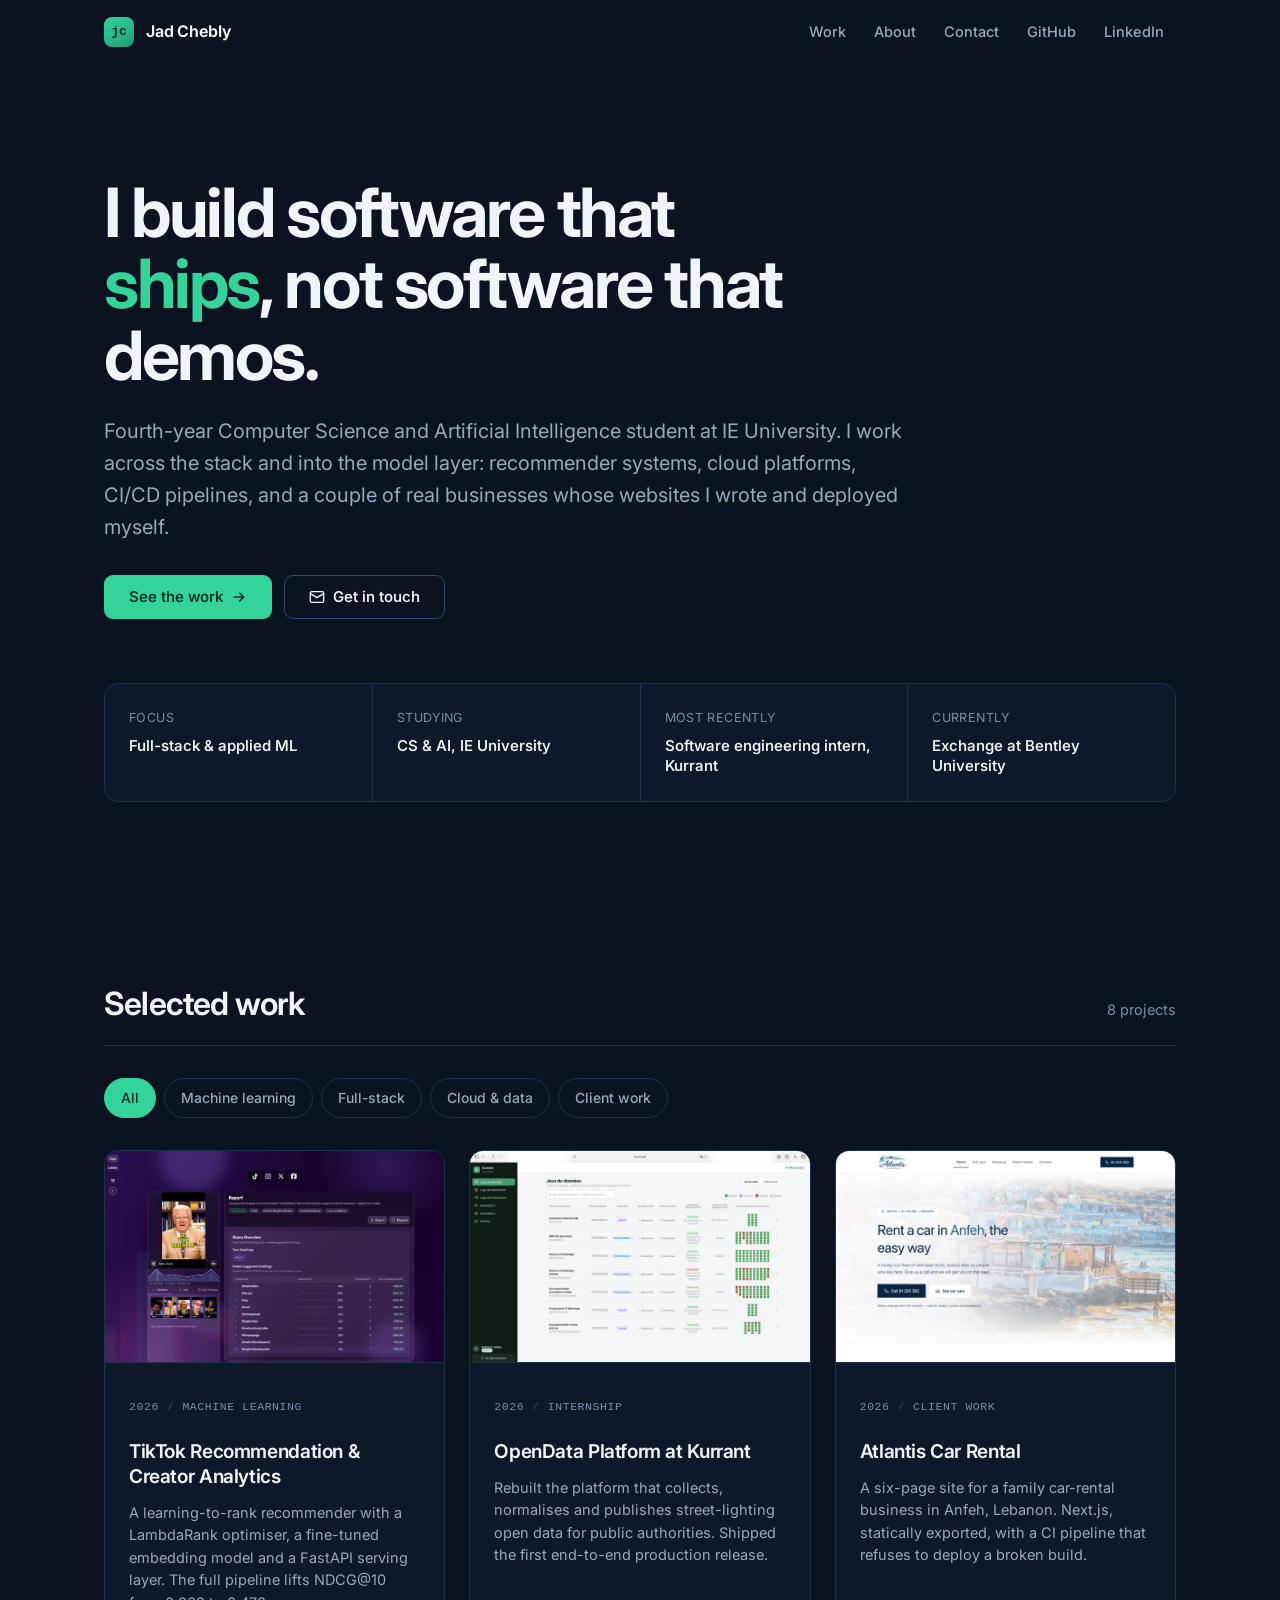
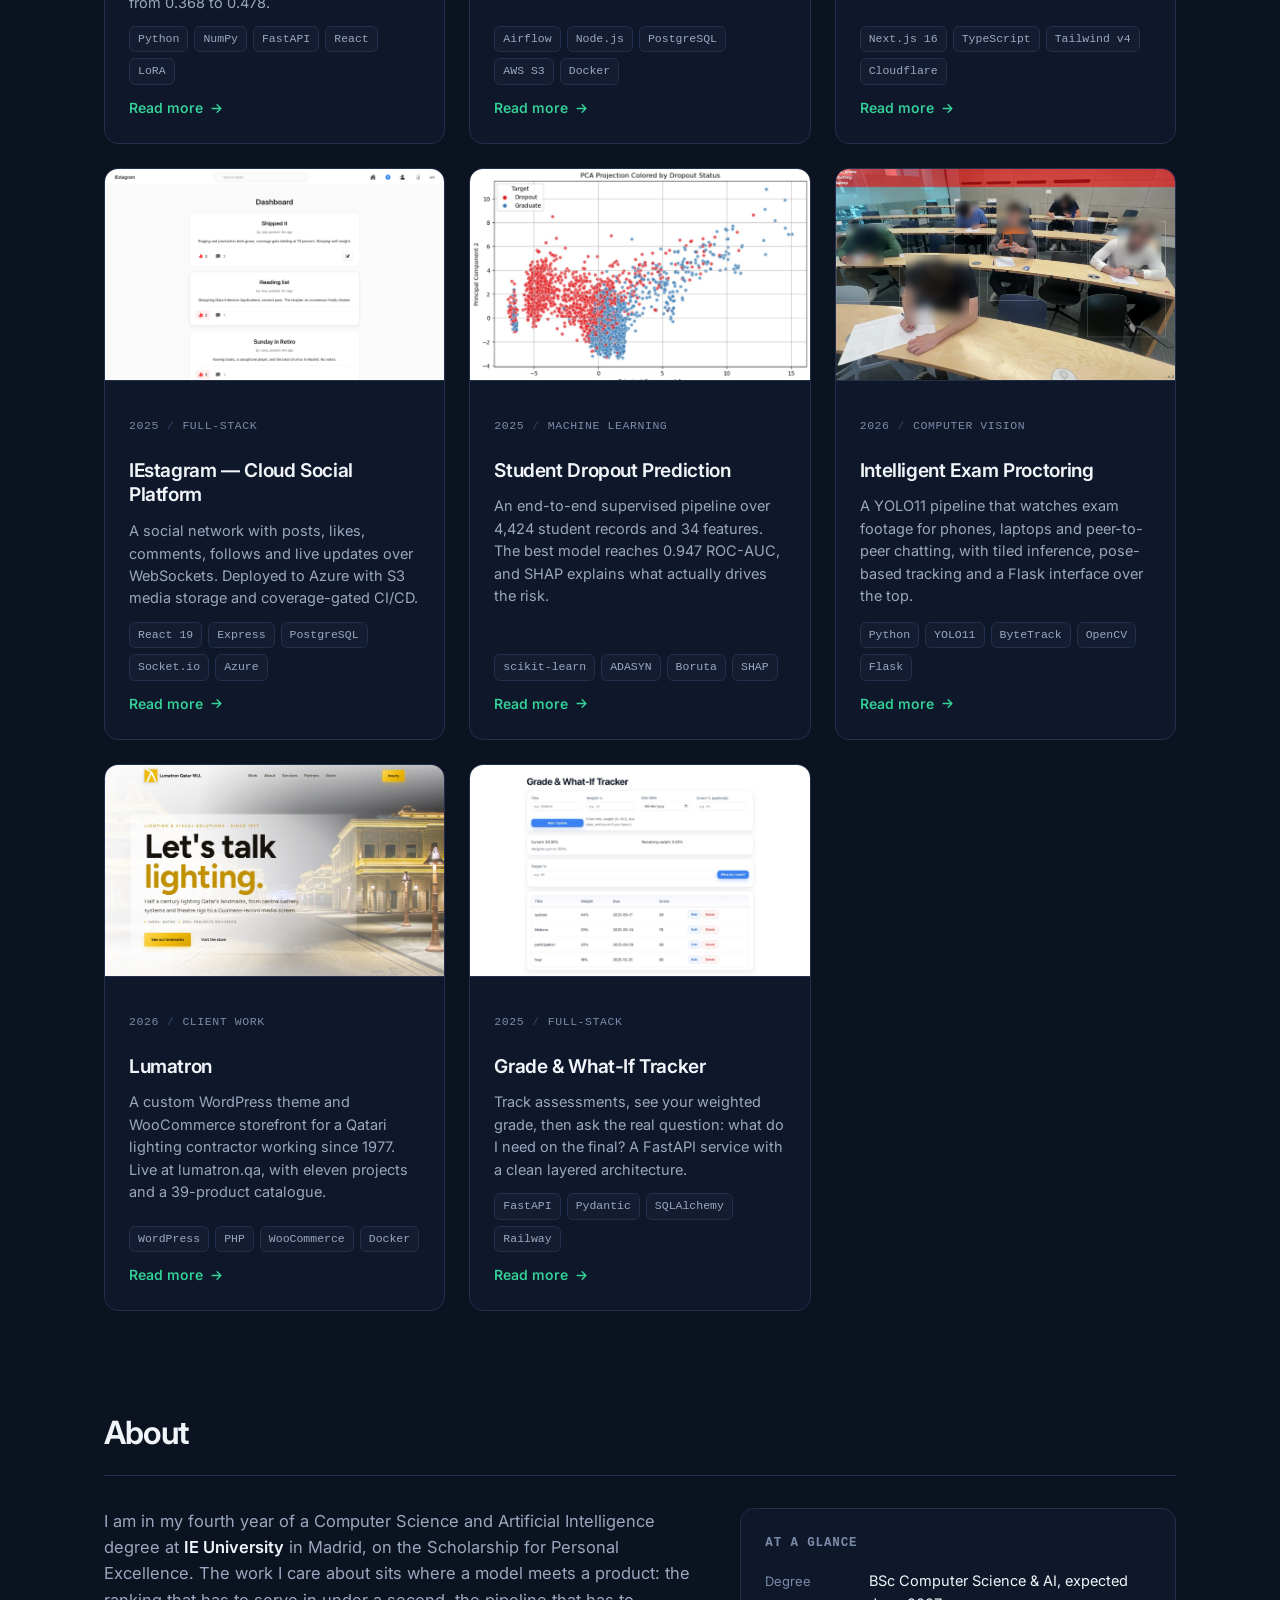
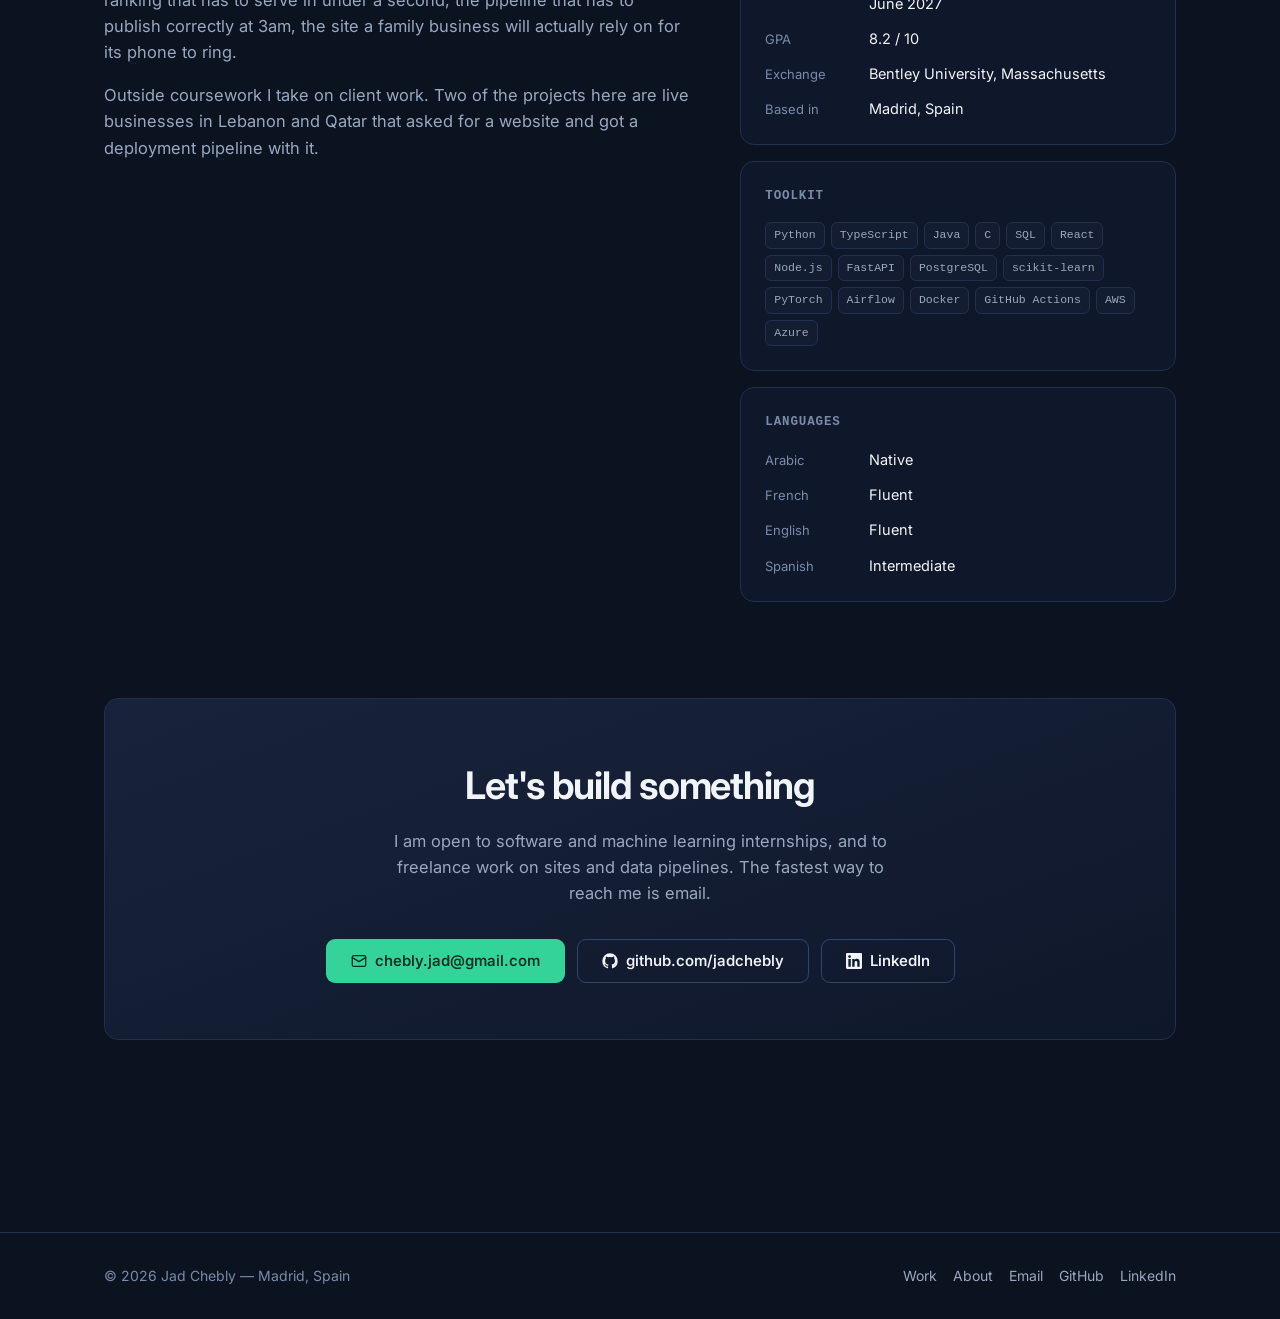
<file: index.html>
<!doctype html>
<html lang="en">
<head>
<meta charset="utf-8">
<meta name="viewport" content="width=device-width, initial-scale=1">
<title>Jad Chebly — Software &amp; Machine Learning Engineer</title>
<meta name="description" content="Portfolio of Jad Chebly, a Computer Science and AI student at IE University building full-stack products, recommendation systems and production data platforms.">
<meta name="theme-color" content="#0b1220">

<meta property="og:type" content="website">
<meta property="og:title" content="Jad Chebly — Software &amp; Machine Learning Engineer">
<meta property="og:description" content="Eight projects: a live car-rental site, a TikTok recommender, a cloud social platform, an exam-proctoring vision pipeline and more.">
<meta property="og:image" content="assets/img/atlantis-home.jpg">

<link rel="preconnect" href="https://fonts.googleapis.com">
<link rel="preconnect" href="https://fonts.gstatic.com" crossorigin>
<link href="https://fonts.googleapis.com/css2?family=Inter:wght@300;400;500;600;700&display=swap" rel="stylesheet">
<link rel="stylesheet" href="assets/css/style.css">
<link rel="icon" href="data:image/svg+xml,<svg xmlns='http://www.w3.org/2000/svg' viewBox='0 0 100 100'><rect width='100' height='100' rx='22' fill='%2334d399'/><text y='.9em' x='50%25' text-anchor='middle' font-size='58' font-family='monospace' font-weight='700' fill='%23052e23'>jc</text></svg>">
</head>
<body>

<a class="skip" href="#main">Skip to content</a>

<header class="site-header">
  <div class="wrap">
    <a class="brand" href="index.html">
      <span class="brand-mark" aria-hidden="true">jc</span>
      <span>Jad Chebly</span>
    </a>
    <nav class="nav" aria-label="Primary">
      <a href="#work">Work</a>
      <a href="#about" class="nav-hide-sm">About</a>
      <a href="#contact">Contact</a>
      <a href="https://github.com/jadchebly" rel="noopener">GitHub</a>
      <a href="https://www.linkedin.com/in/jad-chebly-82ba051b3" class="nav-hide-sm" rel="noopener">LinkedIn</a>
    </nav>
  </div>
</header>

<main id="main">

  <!-- ============================ HERO ============================ -->
  <section class="hero">
    <div class="wrap">
      <h1 class="reveal" data-reveal-delay="60">
        I build software that <em>ships</em>, not software that demos.
      </h1>

      <p class="lede reveal" data-reveal-delay="120">
        Fourth-year Computer Science and Artificial Intelligence student at IE University.
        I work across the stack and into the model layer: recommender systems, cloud platforms,
        CI/CD pipelines, and a couple of real businesses whose websites I wrote and deployed myself.
      </p>

      <div class="hero-actions reveal" data-reveal-delay="180">
        <a class="btn btn-primary" href="#work">
          See the work
          <svg width="16" height="16" viewBox="0 0 24 24" fill="none" stroke="currentColor" stroke-width="2.2" stroke-linecap="round" stroke-linejoin="round" aria-hidden="true"><path d="M5 12h14M13 6l6 6-6 6"/></svg>
        </a>
        <a class="btn btn-ghost" href="mailto:chebly.jad@gmail.com">
          <svg width="16" height="16" viewBox="0 0 24 24" fill="none" stroke="currentColor" stroke-width="2" stroke-linecap="round" stroke-linejoin="round" aria-hidden="true"><rect x="2" y="4" width="20" height="16" rx="2"/><path d="m2 7 10 6 10-6"/></svg>
          Get in touch
        </a>
      </div>

      <dl class="stats reveal" data-reveal-delay="240">
        <div class="stat">
          <dt>Focus</dt>
          <dd>Full-stack &amp; applied ML</dd>
        </div>
        <div class="stat">
          <dt>Studying</dt>
          <dd>CS &amp; AI, IE University</dd>
        </div>
        <div class="stat">
          <dt>Most recently</dt>
          <dd>Software engineering intern, Kurrant</dd>
        </div>
        <div class="stat">
          <dt>Currently</dt>
          <dd>Exchange at Bentley University</dd>
        </div>
      </dl>
    </div>
  </section>

  <!-- ============================ WORK ============================ -->
  <section class="section" id="work">
    <div class="wrap">
      <div class="section-head reveal">
        <h2>Selected work</h2>
        <p data-count>8 projects</p>
      </div>

      <div class="filters reveal" data-filters role="group" aria-label="Filter projects by area">
        <button class="filter" type="button" data-filter="all" aria-pressed="true">All</button>
        <button class="filter" type="button" data-filter="ml" aria-pressed="false">Machine learning</button>
        <button class="filter" type="button" data-filter="fullstack" aria-pressed="false">Full-stack</button>
        <button class="filter" type="button" data-filter="cloud" aria-pressed="false">Cloud &amp; data</button>
        <button class="filter" type="button" data-filter="client" aria-pressed="false">Client work</button>
      </div>

      <div class="grid">

        <!-- TikTok -->
        <a class="card reveal" href="projects/tiktok-recommender.html" data-tags="ml fullstack">
          <div class="card-media">
            <img src="assets/img/tiktok-report.jpg" alt="A generated creator report: the uploaded video with a relevance and motion timeline beside a table of model-suggested hashtags ranked by similarity" loading="lazy" width="1500" height="1050">
          </div>
          <div class="card-body">
            <p class="card-meta"><span>2026</span><span class="sep">/</span><span>Machine learning</span></p>
            <h3 class="card-title">TikTok Recommendation &amp; Creator Analytics</h3>
            <p class="card-desc">A learning-to-rank recommender with a LambdaRank optimiser, a fine-tuned embedding model and a FastAPI serving layer. The full pipeline lifts NDCG@10 from 0.368 to 0.478.</p>
            <div class="tags">
              <span class="tag">Python</span><span class="tag">NumPy</span><span class="tag">FastAPI</span><span class="tag">React</span><span class="tag">LoRA</span>
            </div>
            <span class="card-more">Read more
              <svg width="15" height="15" viewBox="0 0 24 24" fill="none" stroke="currentColor" stroke-width="2.2" stroke-linecap="round" stroke-linejoin="round" aria-hidden="true"><path d="M5 12h14M13 6l6 6-6 6"/></svg>
            </span>
          </div>
        </a>

        <!-- Kurrant OpenData -->
        <a class="card reveal" href="projects/opendata-platform.html" data-tags="cloud fullstack">
          <div class="card-media">
            <img src="assets/img/opendata-datasets.jpg" alt="The OpenData platform dataset list, showing seven datasets with their cadence, status and recent run history" loading="lazy" width="1500" height="940">
          </div>
          <div class="card-body">
            <p class="card-meta"><span>2026</span><span class="sep">/</span><span>Internship</span></p>
            <h3 class="card-title">OpenData Platform at Kurrant</h3>
            <p class="card-desc">Rebuilt the platform that collects, normalises and publishes street-lighting open data for public authorities. Shipped the first end-to-end production release.</p>
            <div class="tags">
              <span class="tag">Airflow</span><span class="tag">Node.js</span><span class="tag">PostgreSQL</span><span class="tag">AWS S3</span><span class="tag">Docker</span>
            </div>
            <span class="card-more">Read more
              <svg width="15" height="15" viewBox="0 0 24 24" fill="none" stroke="currentColor" stroke-width="2.2" stroke-linecap="round" stroke-linejoin="round" aria-hidden="true"><path d="M5 12h14M13 6l6 6-6 6"/></svg>
            </span>
          </div>
        </a>

        <!-- Atlantis -->
        <a class="card reveal" href="projects/atlantis-car-rental.html" data-tags="fullstack client">
          <div class="card-media">
            <img src="assets/img/atlantis-home.jpg" alt="Atlantis Car Rental home page with a hero photograph of the Anfeh coastline" loading="lazy" width="1440" height="1000">
          </div>
          <div class="card-body">
            <p class="card-meta"><span>2026</span><span class="sep">/</span><span>Client work</span></p>
            <h3 class="card-title">Atlantis Car Rental</h3>
            <p class="card-desc">A six-page site for a family car-rental business in Anfeh, Lebanon. Next.js, statically exported, with a CI pipeline that refuses to deploy a broken build.</p>
            <div class="tags">
              <span class="tag">Next.js 16</span><span class="tag">TypeScript</span><span class="tag">Tailwind v4</span><span class="tag">Cloudflare</span>
            </div>
            <span class="card-more">Read more
              <svg width="15" height="15" viewBox="0 0 24 24" fill="none" stroke="currentColor" stroke-width="2.2" stroke-linecap="round" stroke-linejoin="round" aria-hidden="true"><path d="M5 12h14M13 6l6 6-6 6"/></svg>
            </span>
          </div>
        </a>

        <!-- IEstagram -->
        <a class="card reveal" href="projects/iestagram.html" data-tags="fullstack cloud">
          <div class="card-media">
            <img src="assets/img/iestagram-feed.jpg" alt="The IEstagram feed showing posts with authors, timestamps, like counts and comment counts" loading="lazy" width="1500" height="1042">
          </div>
          <div class="card-body">
            <p class="card-meta"><span>2025</span><span class="sep">/</span><span>Full-stack</span></p>
            <h3 class="card-title">IEstagram — Cloud Social Platform</h3>
            <p class="card-desc">A social network with posts, likes, comments, follows and live updates over WebSockets. Deployed to Azure with S3 media storage and coverage-gated CI/CD.</p>
            <div class="tags">
              <span class="tag">React 19</span><span class="tag">Express</span><span class="tag">PostgreSQL</span><span class="tag">Socket.io</span><span class="tag">Azure</span>
            </div>
            <span class="card-more">Read more
              <svg width="15" height="15" viewBox="0 0 24 24" fill="none" stroke="currentColor" stroke-width="2.2" stroke-linecap="round" stroke-linejoin="round" aria-hidden="true"><path d="M5 12h14M13 6l6 6-6 6"/></svg>
            </span>
          </div>
        </a>

        <!-- Dropout -->
        <a class="card reveal" href="projects/dropout-prediction.html" data-tags="ml">
          <div class="card-media">
            <img src="assets/img/dropout-pca.jpg" alt="Scatter plot of a PCA projection separating students who dropped out from those who graduated" loading="lazy" width="1500" height="960">
          </div>
          <div class="card-body">
            <p class="card-meta"><span>2025</span><span class="sep">/</span><span>Machine learning</span></p>
            <h3 class="card-title">Student Dropout Prediction</h3>
            <p class="card-desc">An end-to-end supervised pipeline over 4,424 student records and 34 features. The best model reaches 0.947 ROC-AUC, and SHAP explains what actually drives the risk.</p>
            <div class="tags">
              <span class="tag">scikit-learn</span><span class="tag">ADASYN</span><span class="tag">Boruta</span><span class="tag">SHAP</span>
            </div>
            <span class="card-more">Read more
              <svg width="15" height="15" viewBox="0 0 24 24" fill="none" stroke="currentColor" stroke-width="2.2" stroke-linecap="round" stroke-linejoin="round" aria-hidden="true"><path d="M5 12h14M13 6l6 6-6 6"/></svg>
            </span>
          </div>
        </a>

        <!-- Exam proctoring -->
        <a class="card reveal" href="projects/exam-proctoring.html" data-tags="ml">
          <div class="card-media">
            <img src="assets/img/proctoring-detection.jpg" alt="Annotated exam footage with tracking boxes on every student and a detected phone highlighted" loading="lazy" width="1500" height="844">
          </div>
          <div class="card-body">
            <p class="card-meta"><span>2026</span><span class="sep">/</span><span>Computer vision</span></p>
            <h3 class="card-title">Intelligent Exam Proctoring</h3>
            <p class="card-desc">A YOLO11 pipeline that watches exam footage for phones, laptops and peer-to-peer chatting, with tiled inference, pose-based tracking and a Flask interface over the top.</p>
            <div class="tags">
              <span class="tag">Python</span><span class="tag">YOLO11</span><span class="tag">ByteTrack</span><span class="tag">OpenCV</span><span class="tag">Flask</span>
            </div>
            <span class="card-more">Read more
              <svg width="15" height="15" viewBox="0 0 24 24" fill="none" stroke="currentColor" stroke-width="2.2" stroke-linecap="round" stroke-linejoin="round" aria-hidden="true"><path d="M5 12h14M13 6l6 6-6 6"/></svg>
            </span>
          </div>
        </a>

        <!-- Lumatron -->
        <a class="card reveal" href="projects/lumatron.html" data-tags="fullstack client">
          <div class="card-media">
            <img src="assets/img/lumatron-site-home.jpg" alt="The live Lumatron home page, with the headline Let's talk lighting over a photograph of a lit Doha landmark" loading="lazy" width="1500" height="1000">
          </div>
          <div class="card-body">
            <p class="card-meta"><span>2026</span><span class="sep">/</span><span>Client work</span></p>
            <h3 class="card-title">Lumatron</h3>
            <p class="card-desc">A custom WordPress theme and WooCommerce storefront for a Qatari lighting contractor working since 1977. Live at lumatron.qa, with eleven projects and a 39-product catalogue.</p>
            <div class="tags">
              <span class="tag">WordPress</span><span class="tag">PHP</span><span class="tag">WooCommerce</span><span class="tag">Docker</span>
            </div>
            <span class="card-more">Read more
              <svg width="15" height="15" viewBox="0 0 24 24" fill="none" stroke="currentColor" stroke-width="2.2" stroke-linecap="round" stroke-linejoin="round" aria-hidden="true"><path d="M5 12h14M13 6l6 6-6 6"/></svg>
            </span>
          </div>
        </a>

        <!-- Grade tracker -->
        <a class="card reveal" href="projects/grade-tracker.html" data-tags="fullstack">
          <div class="card-media">
            <img src="assets/img/grade-home.jpg" alt="Grade and What-If Tracker interface showing assessments, weights and a computed current grade" loading="lazy" width="1440" height="1100">
          </div>
          <div class="card-body">
            <p class="card-meta"><span>2025</span><span class="sep">/</span><span>Full-stack</span></p>
            <h3 class="card-title">Grade &amp; What-If Tracker</h3>
            <p class="card-desc">Track assessments, see your weighted grade, then ask the real question: what do I need on the final? A FastAPI service with a clean layered architecture.</p>
            <div class="tags">
              <span class="tag">FastAPI</span><span class="tag">Pydantic</span><span class="tag">SQLAlchemy</span><span class="tag">Railway</span>
            </div>
            <span class="card-more">Read more
              <svg width="15" height="15" viewBox="0 0 24 24" fill="none" stroke="currentColor" stroke-width="2.2" stroke-linecap="round" stroke-linejoin="round" aria-hidden="true"><path d="M5 12h14M13 6l6 6-6 6"/></svg>
            </span>
          </div>
        </a>

      </div>
    </div>
  </section>

  <!-- ============================ ABOUT ============================ -->
  <section class="section" id="about">
    <div class="wrap">
      <div class="section-head reveal">
        <h2>About</h2>
      </div>

      <div class="about-grid">
        <div class="prose reveal">
          <p>
            I am in my fourth year of a Computer Science and Artificial Intelligence degree at
            <strong>IE University</strong> in Madrid, on the Scholarship for Personal Excellence.
            The work I care about sits where a model meets a product: the ranking that has to serve
            in under a second, the pipeline that has to publish correctly at 3am, the site a family
            business will actually rely on for its phone to ring.
          </p>

          <p>
            Outside coursework I take on client work. Two of the projects here are live businesses
            in Lebanon and Qatar that asked for a website and got a deployment pipeline with it.
          </p>
        </div>

        <div class="reveal" data-reveal-delay="80">
          <div class="panel">
            <h3>At a glance</h3>
            <dl class="kv">
              <div><dt>Degree</dt><dd>BSc Computer Science &amp; AI, expected June 2027</dd></div>
              <div><dt>GPA</dt><dd>8.2 / 10</dd></div>
              <div><dt>Exchange</dt><dd>Bentley University, Massachusetts</dd></div>
              <div><dt>Based in</dt><dd>Madrid, Spain</dd></div>
            </dl>
          </div>

          <div class="panel">
            <h3>Toolkit</h3>
            <div class="tags">
              <span class="tag">Python</span><span class="tag">TypeScript</span><span class="tag">Java</span>
              <span class="tag">C</span><span class="tag">SQL</span><span class="tag">React</span>
              <span class="tag">Node.js</span><span class="tag">FastAPI</span><span class="tag">PostgreSQL</span>
              <span class="tag">scikit-learn</span><span class="tag">PyTorch</span><span class="tag">Airflow</span>
              <span class="tag">Docker</span><span class="tag">GitHub Actions</span><span class="tag">AWS</span>
              <span class="tag">Azure</span>
            </div>
          </div>

          <div class="panel">
            <h3>Languages</h3>
            <dl class="kv">
              <div><dt>Arabic</dt><dd>Native</dd></div>
              <div><dt>French</dt><dd>Fluent</dd></div>
              <div><dt>English</dt><dd>Fluent</dd></div>
              <div><dt>Spanish</dt><dd>Intermediate</dd></div>
            </dl>
          </div>
        </div>
      </div>
    </div>
  </section>

  <!-- ============================ CONTACT ============================ -->
  <section class="section" id="contact">
    <div class="wrap">
      <div class="contact-card reveal">
        <h2>Let's build something</h2>
        <p>
          I am open to software and machine learning internships, and to freelance work on
          sites and data pipelines. The fastest way to reach me is email.
        </p>
        <div class="contact-actions">
          <a class="btn btn-primary" href="mailto:chebly.jad@gmail.com">
            <svg width="16" height="16" viewBox="0 0 24 24" fill="none" stroke="currentColor" stroke-width="2" stroke-linecap="round" stroke-linejoin="round" aria-hidden="true"><rect x="2" y="4" width="20" height="16" rx="2"/><path d="m2 7 10 6 10-6"/></svg>
            chebly.jad@gmail.com
          </a>
          <a class="btn btn-ghost" href="https://github.com/jadchebly" rel="noopener">
            <svg width="16" height="16" viewBox="0 0 24 24" fill="currentColor" aria-hidden="true"><path d="M12 .5A11.5 11.5 0 0 0 .5 12a11.5 11.5 0 0 0 7.86 10.92c.58.1.79-.25.79-.56v-2c-3.2.7-3.88-1.37-3.88-1.37-.53-1.34-1.29-1.7-1.29-1.7-1.05-.72.08-.7.08-.7 1.16.08 1.77 1.19 1.77 1.19 1.03 1.77 2.7 1.26 3.36.96.1-.75.4-1.26.73-1.55-2.56-.29-5.25-1.28-5.25-5.7 0-1.26.45-2.29 1.19-3.1-.12-.3-.52-1.47.11-3.06 0 0 .97-.31 3.18 1.18a11 11 0 0 1 5.8 0c2.2-1.49 3.17-1.18 3.17-1.18.63 1.59.23 2.76.12 3.05.74.82 1.18 1.85 1.18 3.11 0 4.43-2.69 5.4-5.26 5.69.41.36.78 1.06.78 2.14v3.17c0 .31.21.67.8.56A11.5 11.5 0 0 0 23.5 12 11.5 11.5 0 0 0 12 .5Z"/></svg>
            github.com/jadchebly
          </a>
          <a class="btn btn-ghost" href="https://www.linkedin.com/in/jad-chebly-82ba051b3" rel="noopener">
            <svg width="16" height="16" viewBox="0 0 24 24" fill="currentColor" aria-hidden="true"><path d="M20.45 20.45h-3.56v-5.57c0-1.33-.03-3.04-1.85-3.04-1.85 0-2.14 1.45-2.14 2.94v5.67H9.34V9h3.41v1.56h.05c.48-.9 1.64-1.85 3.37-1.85 3.6 0 4.27 2.37 4.27 5.46v6.28ZM5.34 7.43a2.06 2.06 0 1 1 0-4.13 2.06 2.06 0 0 1 0 4.13Zm1.78 13.02H3.56V9h3.56v11.45ZM22.22 0H1.77C.79 0 0 .77 0 1.72v20.56C0 23.23.79 24 1.77 24h20.45c.98 0 1.78-.77 1.78-1.72V1.72C24 .77 23.2 0 22.22 0Z"/></svg>
            LinkedIn
          </a>
        </div>
      </div>
    </div>
  </section>

</main>

<footer class="site-footer">
  <div class="wrap">
    <p>© <span id="year">2026</span> Jad Chebly — Madrid, Spain</p>
    <div class="footer-links">
      <a href="#work">Work</a>
      <a href="#about">About</a>
      <a href="mailto:chebly.jad@gmail.com">Email</a>
      <a href="https://github.com/jadchebly" rel="noopener">GitHub</a>
      <a href="https://www.linkedin.com/in/jad-chebly-82ba051b3" rel="noopener">LinkedIn</a>
    </div>
  </div>
</footer>

<script>document.getElementById('year').textContent = new Date().getFullYear();</script>
<script src="assets/js/main.js" defer></script>
</body>
</html>
</file>
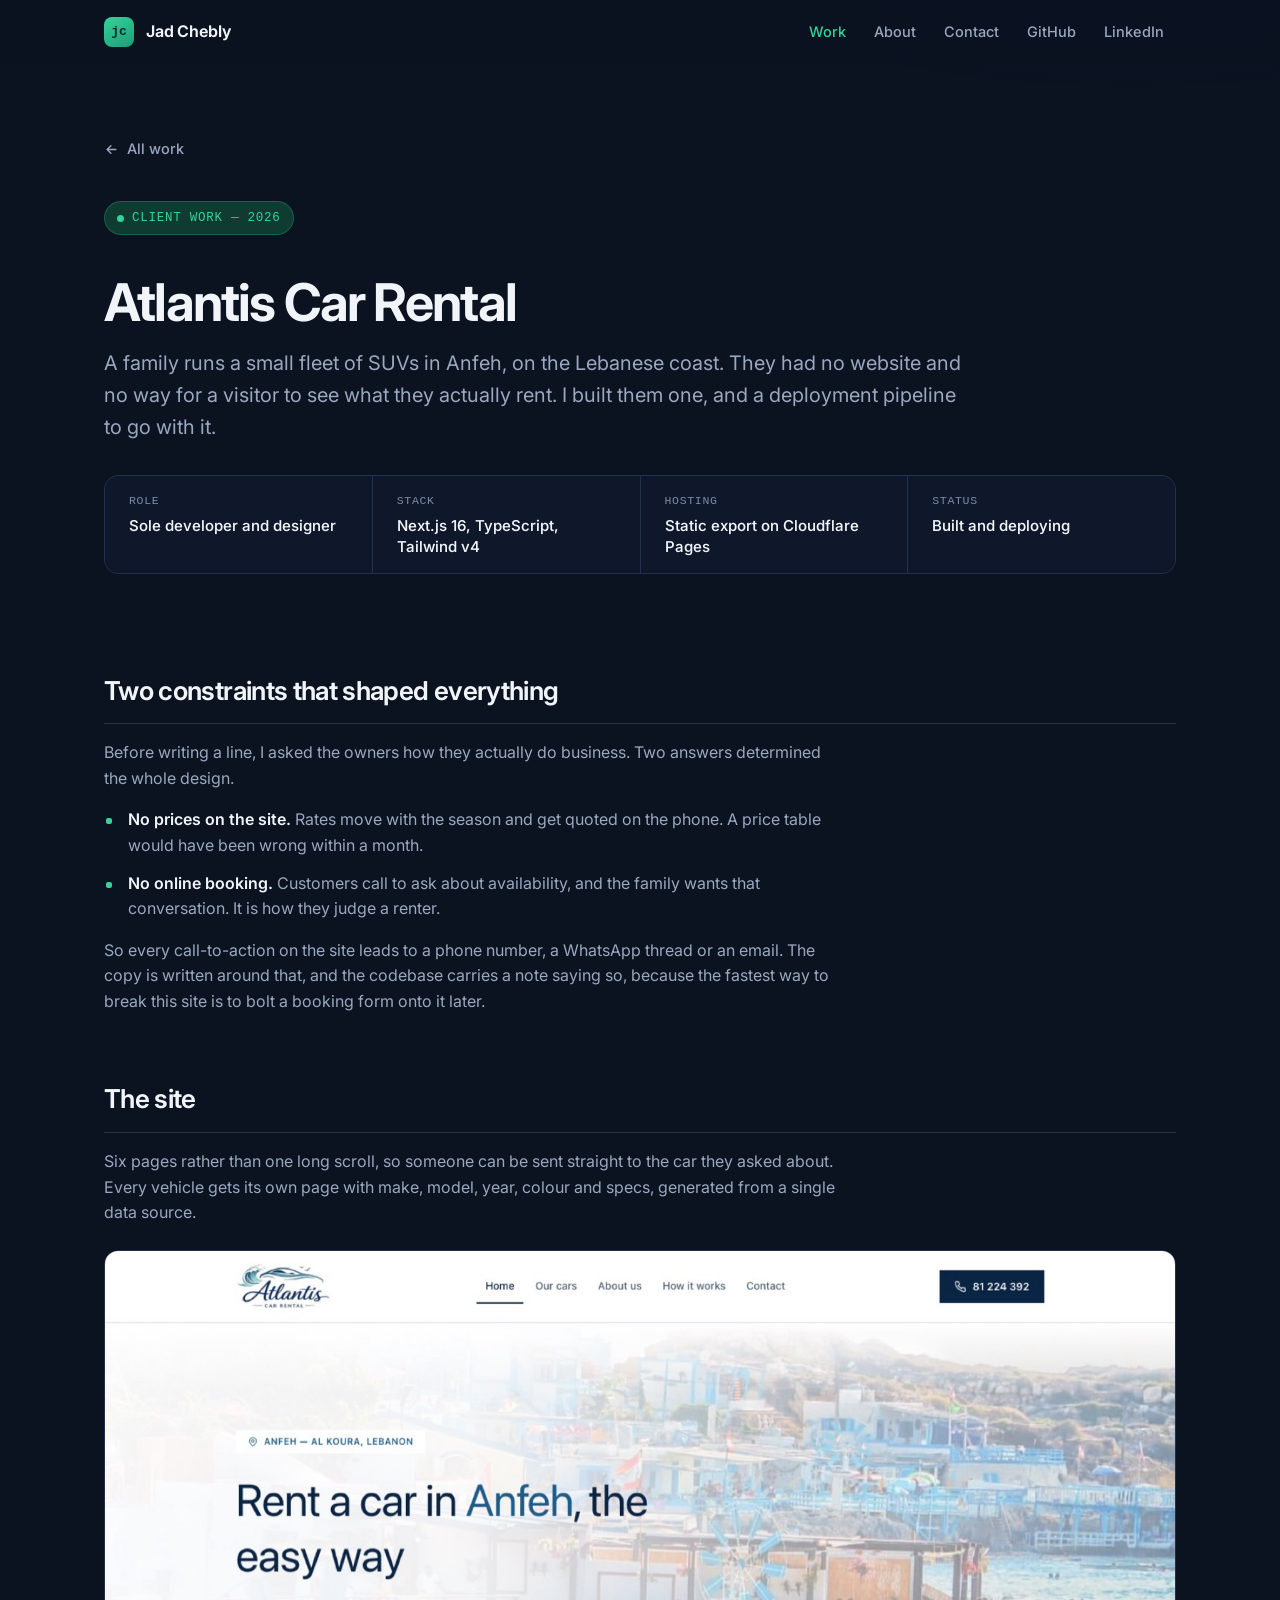
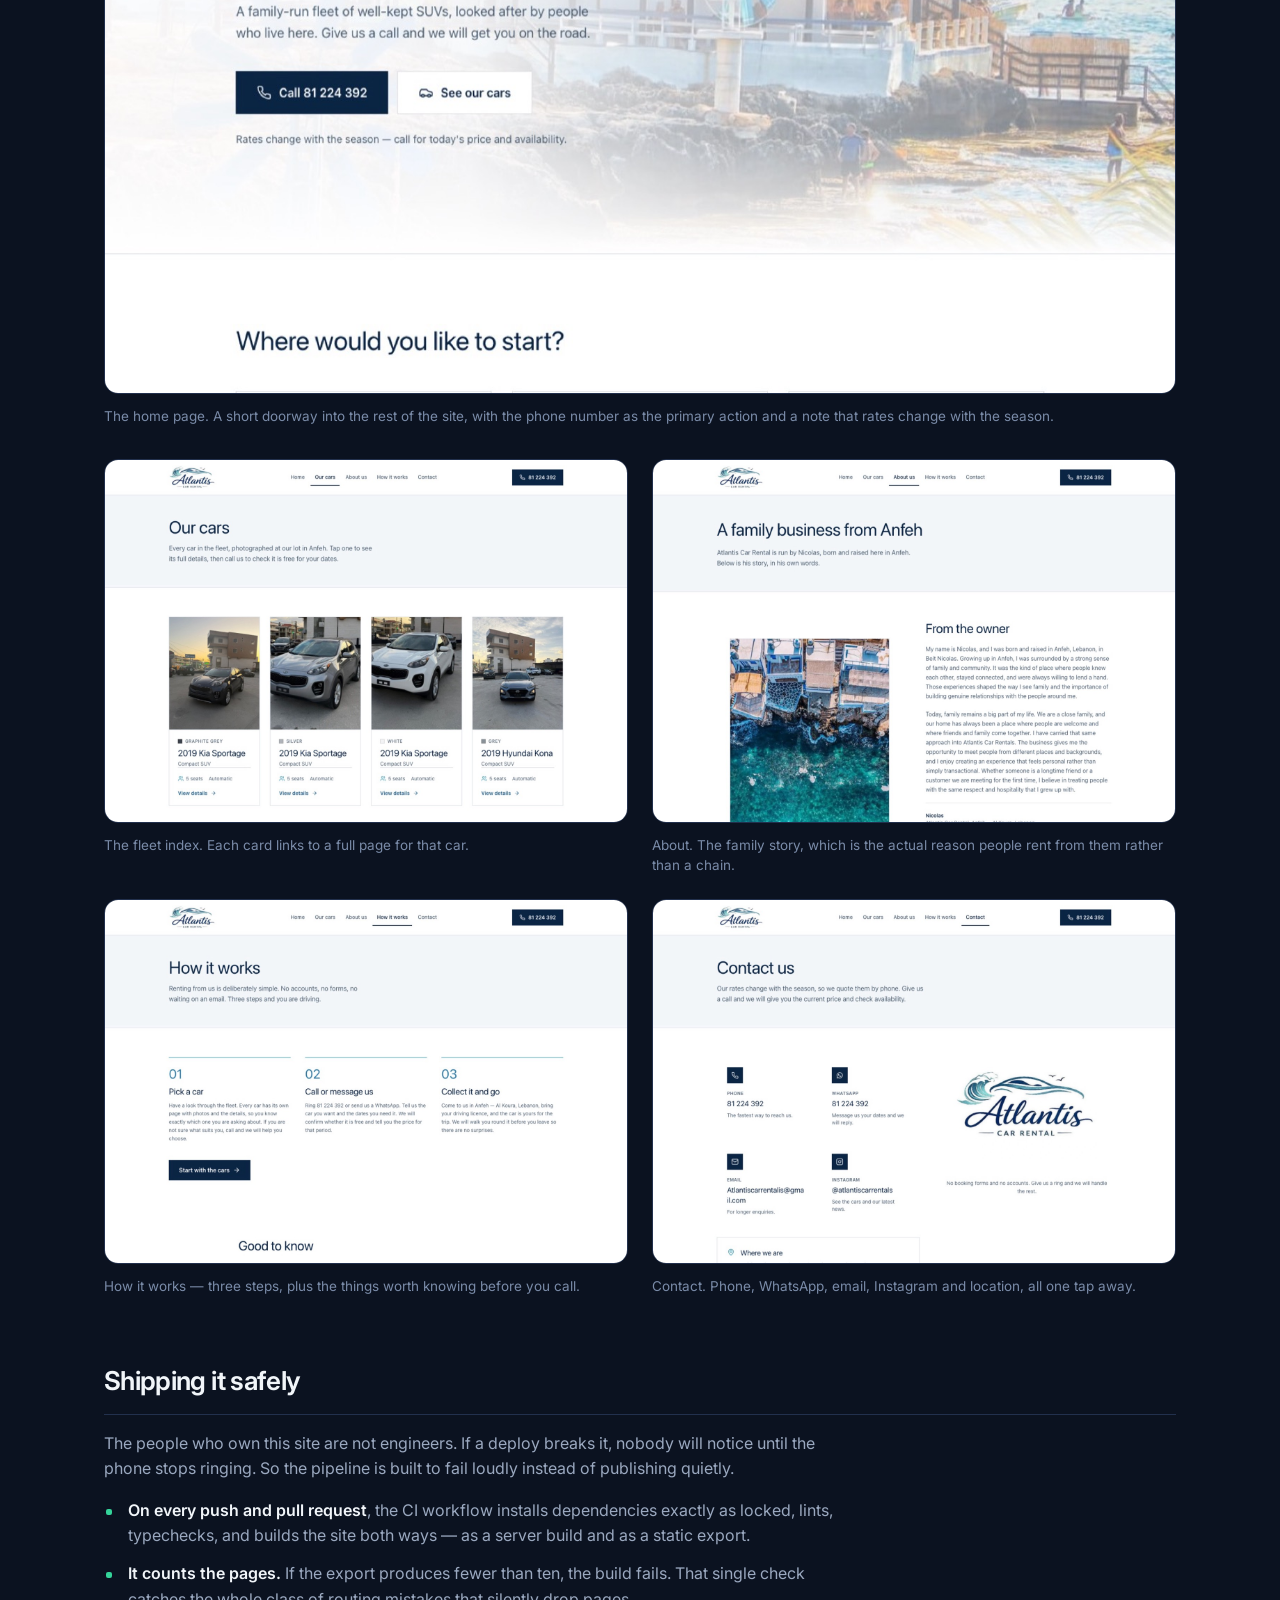
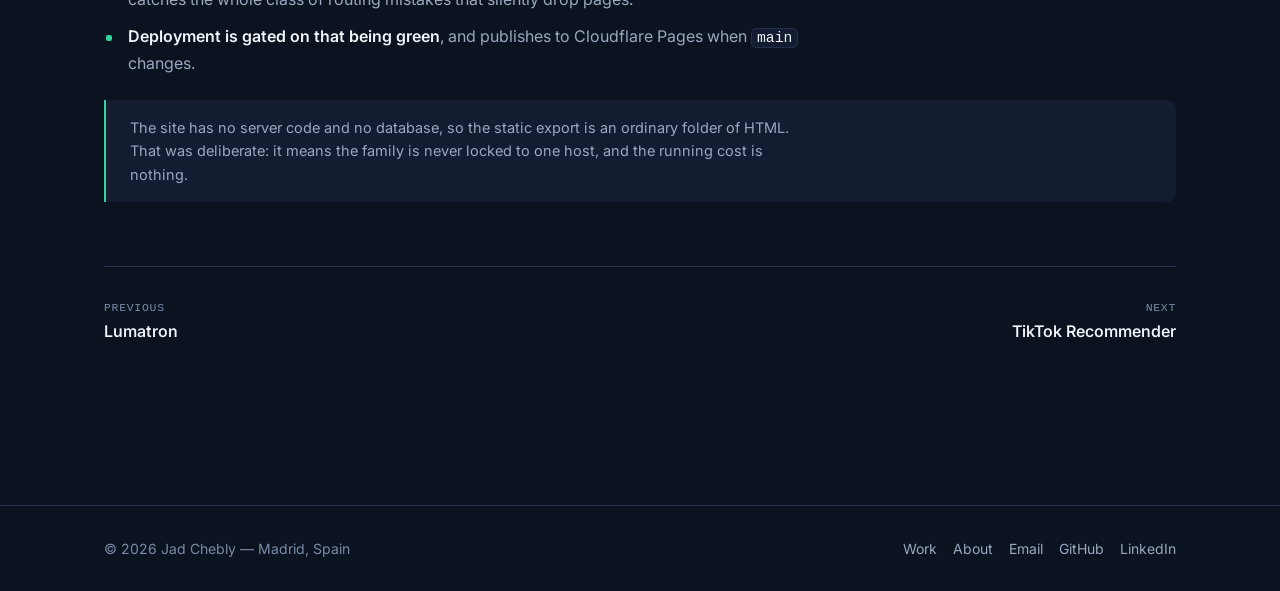
<file: projects/atlantis-car-rental.html>
<!doctype html>
<html lang="en">
<head>
<meta charset="utf-8">
<meta name="viewport" content="width=device-width, initial-scale=1">
<title>Atlantis Car Rental — Jad Chebly</title>
<meta name="description" content="A six-page Next.js site for a family car rental business in Anfeh, Lebanon, statically exported and deployed through a CI pipeline that blocks broken builds.">
<meta name="theme-color" content="#0b1220">
<link rel="preconnect" href="https://fonts.googleapis.com">
<link rel="preconnect" href="https://fonts.gstatic.com" crossorigin>
<link href="https://fonts.googleapis.com/css2?family=Inter:wght@300;400;500;600;700&display=swap" rel="stylesheet">
<link rel="stylesheet" href="../assets/css/style.css">
<link rel="icon" href="data:image/svg+xml,<svg xmlns='http://www.w3.org/2000/svg' viewBox='0 0 100 100'><rect width='100' height='100' rx='22' fill='%2334d399'/><text y='.9em' x='50%25' text-anchor='middle' font-size='58' font-family='monospace' font-weight='700' fill='%23052e23'>jc</text></svg>">
</head>
<body>

<a class="skip" href="#main">Skip to content</a>

<header class="site-header">
  <div class="wrap">
    <a class="brand" href="../index.html">
      <span class="brand-mark" aria-hidden="true">jc</span>
      <span>Jad Chebly</span>
    </a>
    <nav class="nav" aria-label="Primary">
      <a href="../index.html#work" class="is-active">Work</a>
      <a href="../index.html#about" class="nav-hide-sm">About</a>
      <a href="../index.html#contact">Contact</a>
      <a href="https://github.com/jadchebly" rel="noopener">GitHub</a>
      <a href="https://www.linkedin.com/in/jad-chebly-82ba051b3" class="nav-hide-sm" rel="noopener">LinkedIn</a>
    </nav>
  </div>
</header>

<main id="main">

<section class="project-hero">
  <div class="wrap">
    <a class="back-link" href="../index.html#work">
      <svg width="15" height="15" viewBox="0 0 24 24" fill="none" stroke="currentColor" stroke-width="2.2" stroke-linecap="round" stroke-linejoin="round" aria-hidden="true"><path d="M19 12H5M11 18l-6-6 6-6"/></svg>
      All work
    </a>

    <p class="eyebrow"><span class="dot" aria-hidden="true"></span> Client work — 2026</p>
    <h1>Atlantis Car Rental</h1>
    <p class="lede">
      A family runs a small fleet of SUVs in Anfeh, on the Lebanese coast. They had no website and
      no way for a visitor to see what they actually rent. I built them one, and a deployment
      pipeline to go with it.
    </p>

    <dl class="facts">
      <div class="fact"><dt>Role</dt><dd>Sole developer and designer</dd></div>
      <div class="fact"><dt>Stack</dt><dd>Next.js 16, TypeScript, Tailwind v4</dd></div>
      <div class="fact"><dt>Hosting</dt><dd>Static export on Cloudflare Pages</dd></div>
      <div class="fact"><dt>Status</dt><dd>Built and deploying</dd></div>
    </dl>
  </div>
</section>

<section class="project-body">
  <div class="wrap">

    <div class="block">
      <h2>Two constraints that shaped everything</h2>
      <p>
        Before writing a line, I asked the owners how they actually do business. Two answers
        determined the whole design.
      </p>
      <ul>
        <li><strong>No prices on the site.</strong> Rates move with the season and get quoted on the phone. A price table would have been wrong within a month.</li>
        <li><strong>No online booking.</strong> Customers call to ask about availability, and the family wants that conversation. It is how they judge a renter.</li>
      </ul>
      <p>
        So every call-to-action on the site leads to a phone number, a WhatsApp thread or an email.
        The copy is written around that, and the codebase carries a note saying so, because the
        fastest way to break this site is to bolt a booking form onto it later.
      </p>
    </div>

    <div class="block">
      <h2>The site</h2>
      <p>
        Six pages rather than one long scroll, so someone can be sent straight to the car they asked
        about. Every vehicle gets its own page with make, model, year, colour and specs, generated
        from a single data source.
      </p>

      <div class="shots">
        <figure class="shot">
          <img src="../assets/img/atlantis-home.jpg" alt="Home page: a headline reading Rent a car in Anfeh, the easy way, over a photograph of the Anfeh coastline, with call and see-our-cars buttons" loading="lazy" width="1440" height="1000">
          <figcaption>The home page. A short doorway into the rest of the site, with the phone number as the primary action and a note that rates change with the season.</figcaption>
        </figure>
      </div>

      <div class="shots two">
        <figure class="shot">
          <img src="../assets/img/atlantis-fleet.jpg" alt="Fleet page listing the available cars" loading="lazy" width="1440" height="1000">
          <figcaption>The fleet index. Each card links to a full page for that car.</figcaption>
        </figure>
        <figure class="shot">
          <img src="../assets/img/atlantis-about.jpg" alt="About page telling the family story behind the business" loading="lazy" width="1440" height="1000">
          <figcaption>About. The family story, which is the actual reason people rent from them rather than a chain.</figcaption>
        </figure>
        <figure class="shot">
          <img src="../assets/img/atlantis-how.jpg" alt="How it works page describing the three steps to rent a car" loading="lazy" width="1440" height="1000">
          <figcaption>How it works — three steps, plus the things worth knowing before you call.</figcaption>
        </figure>
        <figure class="shot">
          <img src="../assets/img/atlantis-contact.jpg" alt="Contact page with phone, WhatsApp, email, Instagram and location" loading="lazy" width="1440" height="1000">
          <figcaption>Contact. Phone, WhatsApp, email, Instagram and location, all one tap away.</figcaption>
        </figure>
      </div>
    </div>

    <div class="block">
      <h2>Shipping it safely</h2>
      <p>
        The people who own this site are not engineers. If a deploy breaks it, nobody will notice
        until the phone stops ringing. So the pipeline is built to fail loudly instead of publishing
        quietly.
      </p>
      <ul>
        <li><strong>On every push and pull request</strong>, the CI workflow installs dependencies exactly as locked, lints, typechecks, and builds the site both ways — as a server build and as a static export.</li>
        <li><strong>It counts the pages.</strong> If the export produces fewer than ten, the build fails. That single check catches the whole class of routing mistakes that silently drop pages.</li>
        <li><strong>Deployment is gated on that being green</strong>, and publishes to Cloudflare Pages when <code>main</code> changes.</li>
      </ul>
      <div class="note">
        <p>
          The site has no server code and no database, so the static export is an ordinary folder of
          HTML. That was deliberate: it means the family is never locked to one host, and the
          running cost is nothing.
        </p>
      </div>
    </div>

    <div class="pager">
      <a href="lumatron.html"><span>Previous</span>Lumatron</a>
      <a class="next" href="tiktok-recommender.html"><span>Next</span>TikTok Recommender</a>
    </div>

  </div>
</section>

</main>

<footer class="site-footer">
  <div class="wrap">
    <p>© <span id="year">2026</span> Jad Chebly — Madrid, Spain</p>
    <div class="footer-links">
      <a href="../index.html#work">Work</a>
      <a href="../index.html#about">About</a>
      <a href="mailto:chebly.jad@gmail.com">Email</a>
      <a href="https://github.com/jadchebly" rel="noopener">GitHub</a>
      <a href="https://www.linkedin.com/in/jad-chebly-82ba051b3" rel="noopener">LinkedIn</a>
    </div>
  </div>
</footer>

<script>document.getElementById('year').textContent = new Date().getFullYear();</script>
<script src="../assets/js/main.js" defer></script>
</body>
</html>
</file>
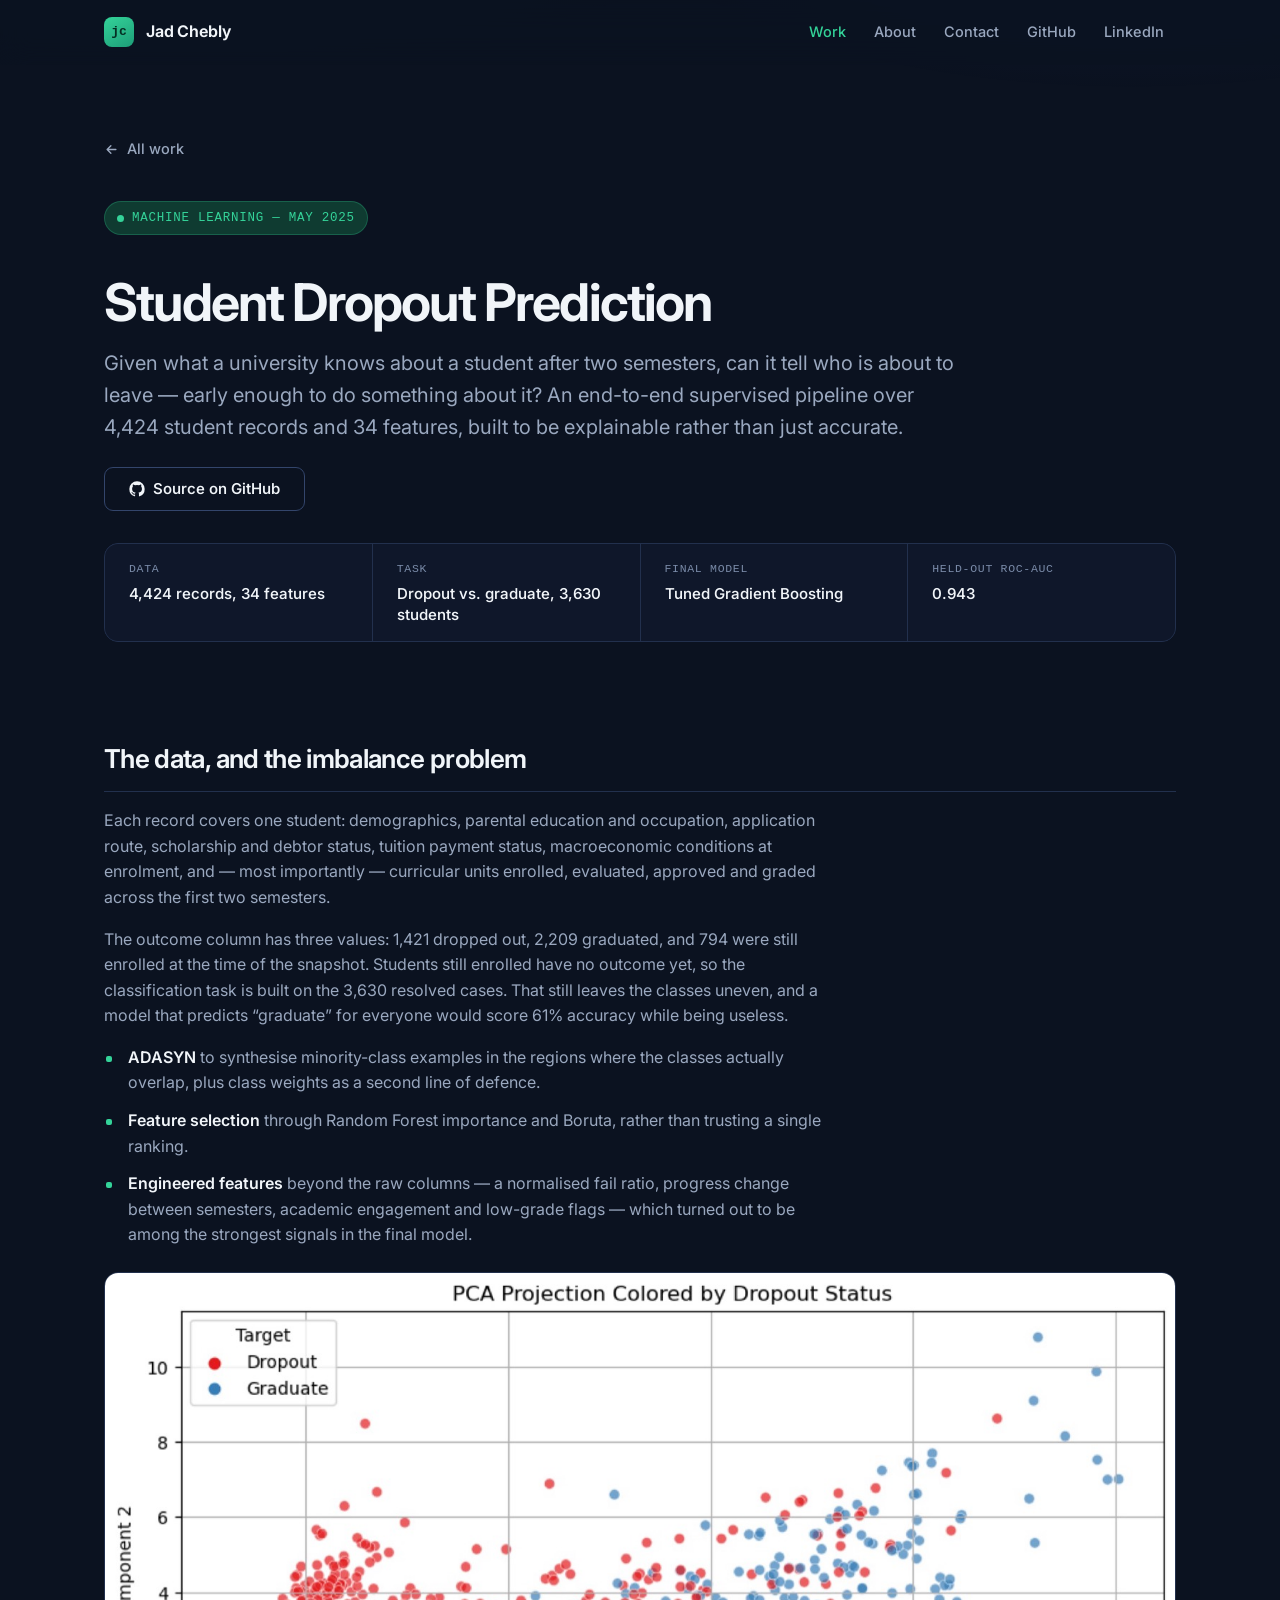
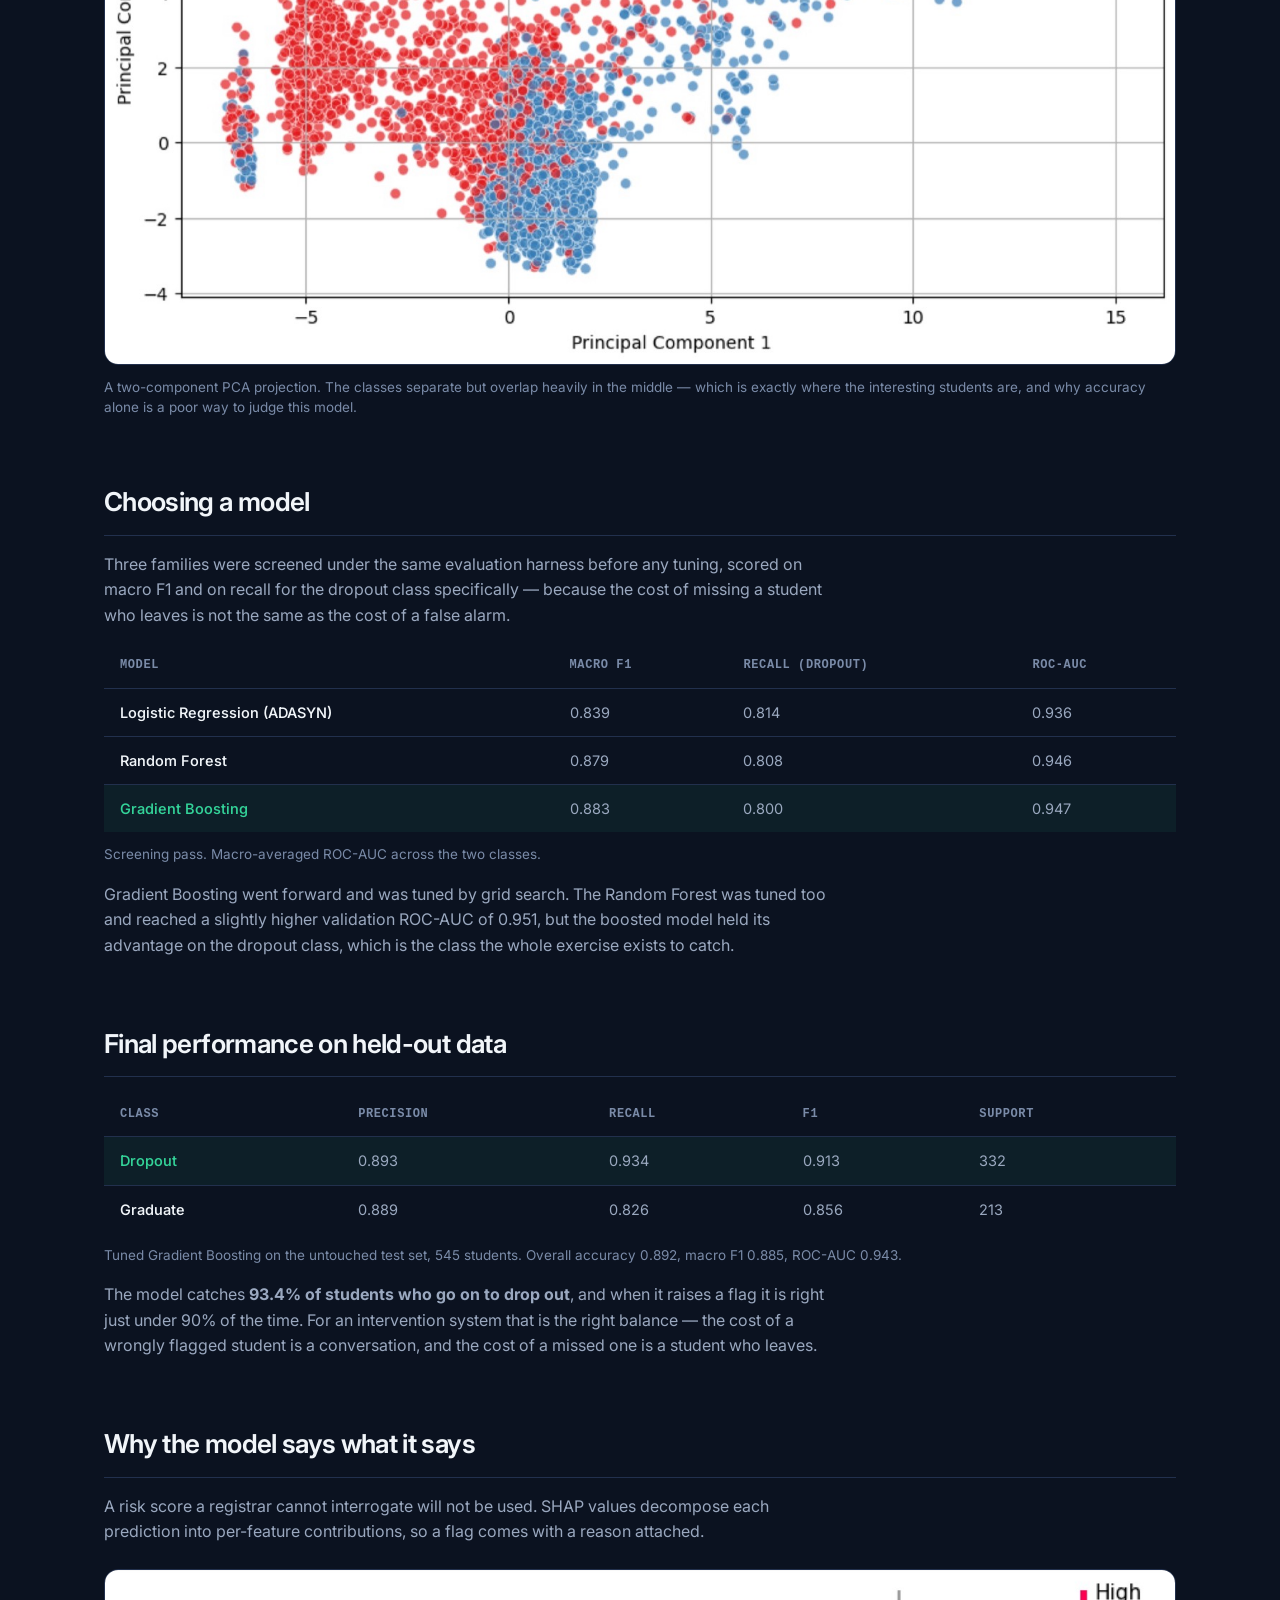
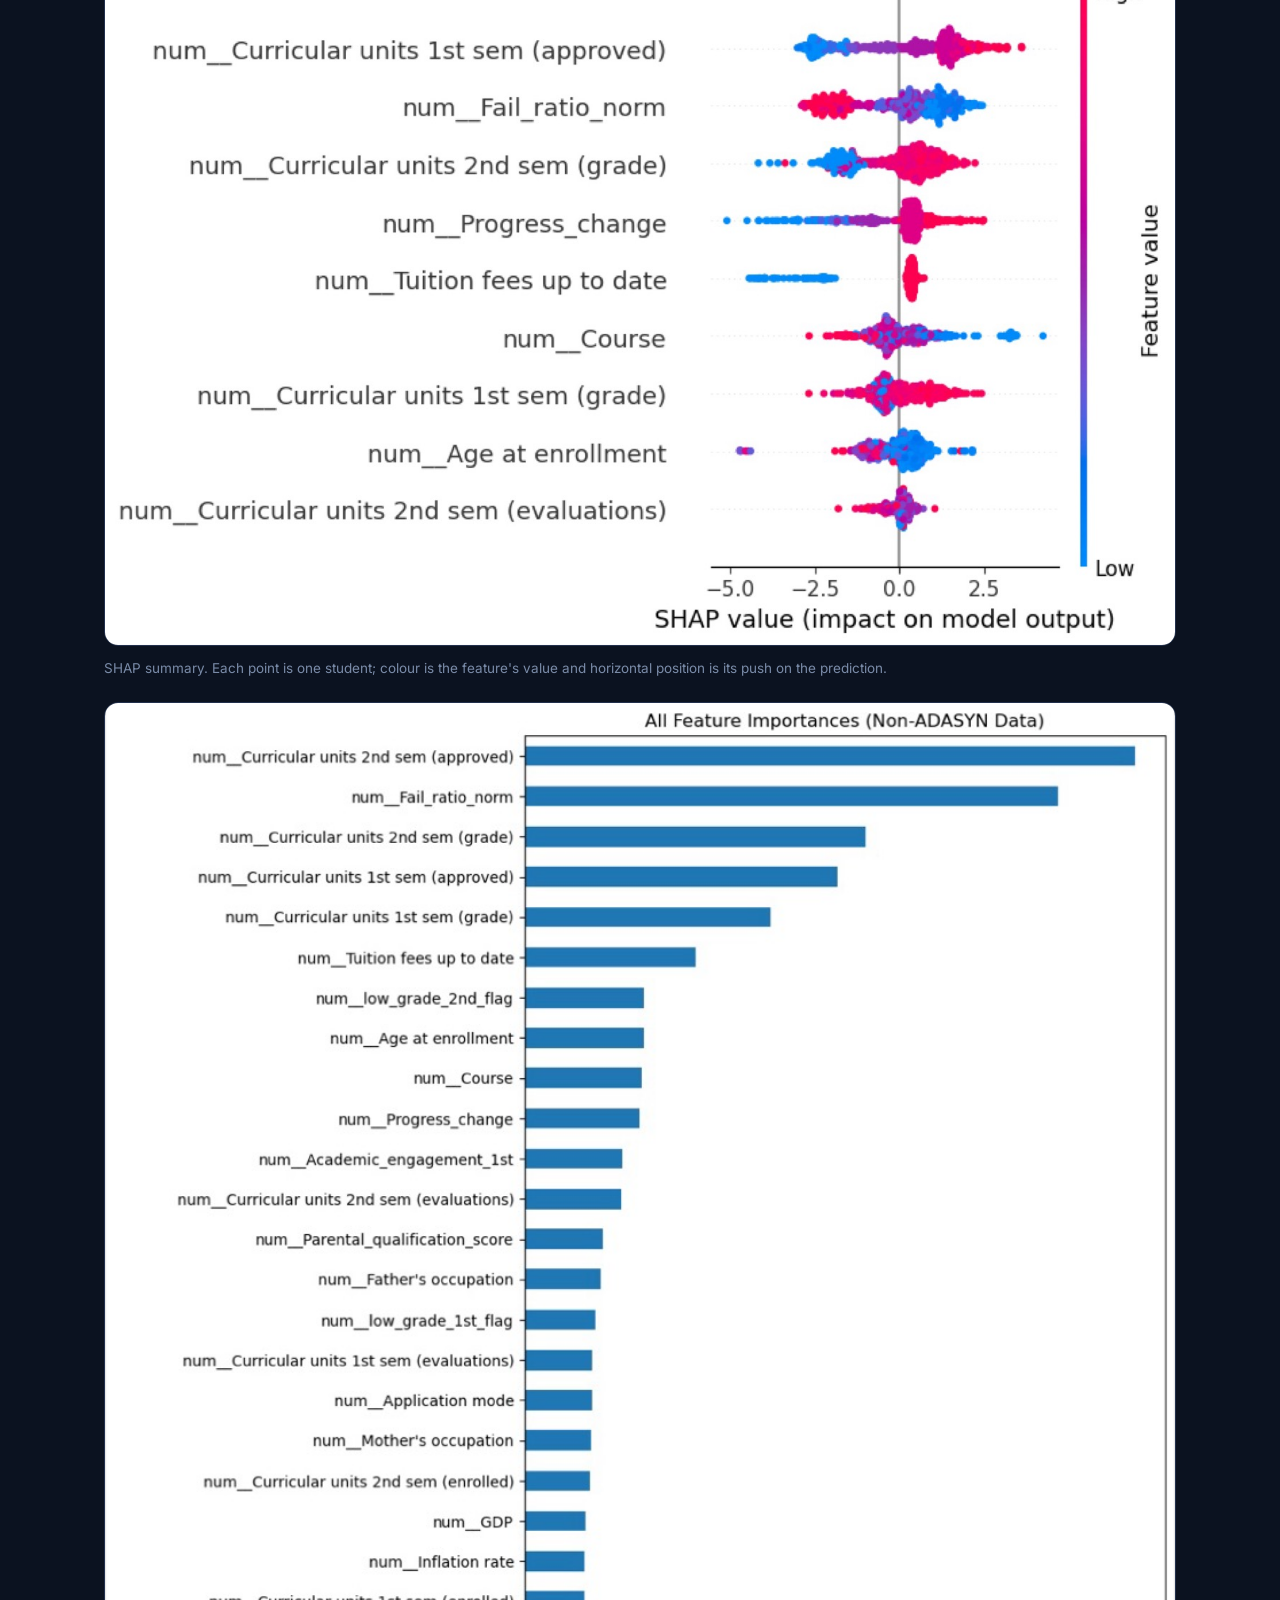
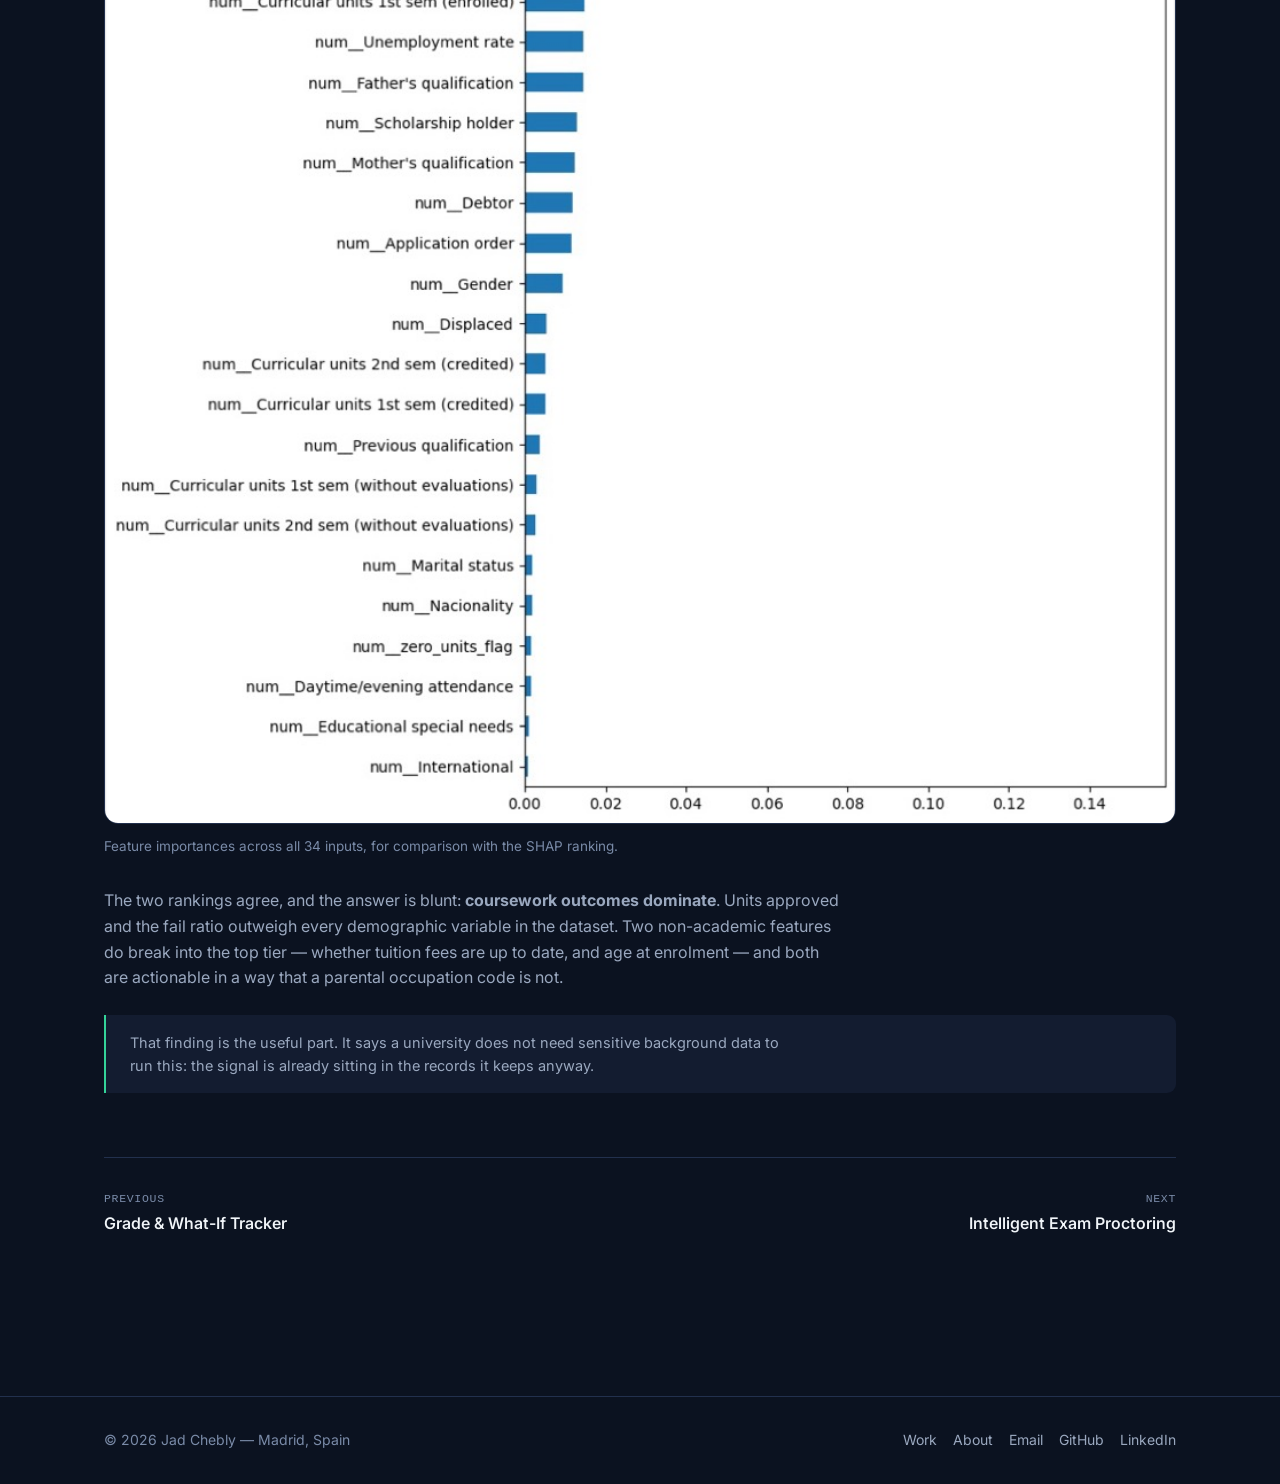
<file: projects/dropout-prediction.html>
<!doctype html>
<html lang="en">
<head>
<meta charset="utf-8">
<meta name="viewport" content="width=device-width, initial-scale=1">
<title>Student Dropout Prediction — Jad Chebly</title>
<meta name="description" content="An end-to-end supervised machine learning pipeline over 4,424 student records and 34 features, reaching 0.943 ROC-AUC on held-out data with SHAP explaining the drivers.">
<meta name="theme-color" content="#0b1220">
<link rel="preconnect" href="https://fonts.googleapis.com">
<link rel="preconnect" href="https://fonts.gstatic.com" crossorigin>
<link href="https://fonts.googleapis.com/css2?family=Inter:wght@300;400;500;600;700&display=swap" rel="stylesheet">
<link rel="stylesheet" href="../assets/css/style.css">
<link rel="icon" href="data:image/svg+xml,<svg xmlns='http://www.w3.org/2000/svg' viewBox='0 0 100 100'><rect width='100' height='100' rx='22' fill='%2334d399'/><text y='.9em' x='50%25' text-anchor='middle' font-size='58' font-family='monospace' font-weight='700' fill='%23052e23'>jc</text></svg>">
</head>
<body>

<a class="skip" href="#main">Skip to content</a>

<header class="site-header">
  <div class="wrap">
    <a class="brand" href="../index.html">
      <span class="brand-mark" aria-hidden="true">jc</span>
      <span>Jad Chebly</span>
    </a>
    <nav class="nav" aria-label="Primary">
      <a href="../index.html#work" class="is-active">Work</a>
      <a href="../index.html#about" class="nav-hide-sm">About</a>
      <a href="../index.html#contact">Contact</a>
      <a href="https://github.com/jadchebly" rel="noopener">GitHub</a>
      <a href="https://www.linkedin.com/in/jad-chebly-82ba051b3" class="nav-hide-sm" rel="noopener">LinkedIn</a>
    </nav>
  </div>
</header>

<main id="main">

<section class="project-hero">
  <div class="wrap">
    <a class="back-link" href="../index.html#work">
      <svg width="15" height="15" viewBox="0 0 24 24" fill="none" stroke="currentColor" stroke-width="2.2" stroke-linecap="round" stroke-linejoin="round" aria-hidden="true"><path d="M19 12H5M11 18l-6-6 6-6"/></svg>
      All work
    </a>

    <p class="eyebrow"><span class="dot" aria-hidden="true"></span> Machine learning — May 2025</p>
    <h1>Student Dropout Prediction</h1>
    <p class="lede">
      Given what a university knows about a student after two semesters, can it tell who is about to
      leave — early enough to do something about it? An end-to-end supervised pipeline over 4,424
      student records and 34 features, built to be explainable rather than just accurate.
    </p>

    <p><a class="btn btn-ghost" href="https://github.com/jadchebly/ML_FP" rel="noopener">
      <svg width="16" height="16" viewBox="0 0 24 24" fill="currentColor" aria-hidden="true"><path d="M12 .5A11.5 11.5 0 0 0 .5 12a11.5 11.5 0 0 0 7.86 10.92c.58.1.79-.25.79-.56v-2c-3.2.7-3.88-1.37-3.88-1.37-.53-1.34-1.29-1.7-1.29-1.7-1.05-.72.08-.7.08-.7 1.16.08 1.77 1.19 1.77 1.19 1.03 1.77 2.7 1.26 3.36.96.1-.75.4-1.26.73-1.55-2.56-.29-5.25-1.28-5.25-5.7 0-1.26.45-2.29 1.19-3.1-.12-.3-.52-1.47.11-3.06 0 0 .97-.31 3.18 1.18a11 11 0 0 1 5.8 0c2.2-1.49 3.17-1.18 3.17-1.18.63 1.59.23 2.76.12 3.05.74.82 1.18 1.85 1.18 3.11 0 4.43-2.69 5.4-5.26 5.69.41.36.78 1.06.78 2.14v3.17c0 .31.21.67.8.56A11.5 11.5 0 0 0 23.5 12 11.5 11.5 0 0 0 12 .5Z"/></svg>
      Source on GitHub
    </a></p>

    <dl class="facts">
      <div class="fact"><dt>Data</dt><dd>4,424 records, 34 features</dd></div>
      <div class="fact"><dt>Task</dt><dd>Dropout vs. graduate, 3,630 students</dd></div>
      <div class="fact"><dt>Final model</dt><dd>Tuned Gradient Boosting</dd></div>
      <div class="fact"><dt>Held-out ROC-AUC</dt><dd>0.943</dd></div>
    </dl>
  </div>
</section>

<section class="project-body">
  <div class="wrap">

    <div class="block">
      <h2>The data, and the imbalance problem</h2>
      <p>
        Each record covers one student: demographics, parental education and occupation, application
        route, scholarship and debtor status, tuition payment status, macroeconomic conditions at
        enrolment, and — most importantly — curricular units enrolled, evaluated, approved and
        graded across the first two semesters.
      </p>
      <p>
        The outcome column has three values: 1,421 dropped out, 2,209 graduated, and 794 were still
        enrolled at the time of the snapshot. Students still enrolled have no outcome yet, so the
        classification task is built on the 3,630 resolved cases. That still leaves the classes
        uneven, and a model that predicts “graduate” for everyone would score 61% accuracy while
        being useless.
      </p>
      <ul>
        <li><strong>ADASYN</strong> to synthesise minority-class examples in the regions where the classes actually overlap, plus class weights as a second line of defence.</li>
        <li><strong>Feature selection</strong> through Random Forest importance and Boruta, rather than trusting a single ranking.</li>
        <li><strong>Engineered features</strong> beyond the raw columns — a normalised fail ratio, progress change between semesters, academic engagement and low-grade flags — which turned out to be among the strongest signals in the final model.</li>
      </ul>

      <div class="shots">
        <figure class="shot">
          <img src="../assets/img/dropout-pca.jpg" alt="PCA projection scatter plot with dropout students in red concentrated on the left and graduates in blue concentrated in the lower centre and right" loading="lazy" width="1500" height="960">
          <figcaption>
            A two-component PCA projection. The classes separate but overlap heavily in the middle —
            which is exactly where the interesting students are, and why accuracy alone is a poor
            way to judge this model.
          </figcaption>
        </figure>
      </div>
    </div>

    <div class="block">
      <h2>Choosing a model</h2>
      <p>
        Three families were screened under the same evaluation harness before any tuning, scored on
        macro F1 and on recall for the dropout class specifically — because the cost of missing a
        student who leaves is not the same as the cost of a false alarm.
      </p>

      <div class="table-scroll">
        <table>
          <caption>Screening pass. Macro-averaged ROC-AUC across the two classes.</caption>
          <thead>
            <tr><th scope="col">Model</th><th scope="col">Macro F1</th><th scope="col">Recall (dropout)</th><th scope="col">ROC-AUC</th></tr>
          </thead>
          <tbody>
            <tr><td>Logistic Regression (ADASYN)</td><td>0.839</td><td>0.814</td><td>0.936</td></tr>
            <tr><td>Random Forest</td><td>0.879</td><td>0.808</td><td>0.946</td></tr>
            <tr class="is-best"><td>Gradient Boosting</td><td>0.883</td><td>0.800</td><td>0.947</td></tr>
          </tbody>
        </table>
      </div>

      <p>
        Gradient Boosting went forward and was tuned by grid search. The Random Forest was tuned too
        and reached a slightly higher validation ROC-AUC of 0.951, but the boosted model held its
        advantage on the dropout class, which is the class the whole exercise exists to catch.
      </p>
    </div>

    <div class="block">
      <h2>Final performance on held-out data</h2>

      <div class="table-scroll">
        <table>
          <caption>Tuned Gradient Boosting on the untouched test set, 545 students. Overall accuracy 0.892, macro F1 0.885, ROC-AUC 0.943.</caption>
          <thead>
            <tr><th scope="col">Class</th><th scope="col">Precision</th><th scope="col">Recall</th><th scope="col">F1</th><th scope="col">Support</th></tr>
          </thead>
          <tbody>
            <tr class="is-best"><td>Dropout</td><td>0.893</td><td>0.934</td><td>0.913</td><td>332</td></tr>
            <tr><td>Graduate</td><td>0.889</td><td>0.826</td><td>0.856</td><td>213</td></tr>
          </tbody>
        </table>
      </div>

      <p>
        The model catches <strong>93.4% of students who go on to drop out</strong>, and when it raises
        a flag it is right just under 90% of the time. For an intervention system that is the right
        balance — the cost of a wrongly flagged student is a conversation, and the cost of a missed
        one is a student who leaves.
      </p>
    </div>

    <div class="block">
      <h2>Why the model says what it says</h2>
      <p>
        A risk score a registrar cannot interrogate will not be used. SHAP values decompose each
        prediction into per-feature contributions, so a flag comes with a reason attached.
      </p>

      <div class="shots">
        <figure class="shot">
          <img src="../assets/img/dropout-shap.jpg" alt="SHAP summary plot ranking features by impact on model output, led by curricular units approved in the first semester and the normalised fail ratio" loading="lazy" width="1500" height="900">
          <figcaption>
            SHAP summary. Each point is one student; colour is the feature's value and horizontal
            position is its push on the prediction.
          </figcaption>
        </figure>
        <figure class="shot">
          <img src="../assets/img/dropout-importance.jpg" alt="Horizontal bar chart of all feature importances, dominated by second-semester units approved and the normalised fail ratio" loading="lazy" width="1200" height="1900">
          <figcaption>Feature importances across all 34 inputs, for comparison with the SHAP ranking.</figcaption>
        </figure>
      </div>

      <p>
        The two rankings agree, and the answer is blunt: <strong>coursework outcomes dominate</strong>.
        Units approved and the fail ratio outweigh every demographic variable in the dataset. Two
        non-academic features do break into the top tier — whether tuition fees are up to date, and
        age at enrolment — and both are actionable in a way that a parental occupation code is not.
      </p>

      <div class="note">
        <p>
          That finding is the useful part. It says a university does not need sensitive background
          data to run this: the signal is already sitting in the records it keeps anyway.
        </p>
      </div>
    </div>

    <div class="pager">
      <a href="grade-tracker.html"><span>Previous</span>Grade &amp; What-If Tracker</a>
      <a class="next" href="exam-proctoring.html"><span>Next</span>Intelligent Exam Proctoring</a>
    </div>

  </div>
</section>

</main>

<footer class="site-footer">
  <div class="wrap">
    <p>© <span id="year">2026</span> Jad Chebly — Madrid, Spain</p>
    <div class="footer-links">
      <a href="../index.html#work">Work</a>
      <a href="../index.html#about">About</a>
      <a href="mailto:chebly.jad@gmail.com">Email</a>
      <a href="https://github.com/jadchebly" rel="noopener">GitHub</a>
      <a href="https://www.linkedin.com/in/jad-chebly-82ba051b3" rel="noopener">LinkedIn</a>
    </div>
  </div>
</footer>

<script>document.getElementById('year').textContent = new Date().getFullYear();</script>
<script src="../assets/js/main.js" defer></script>
</body>
</html>
</file>
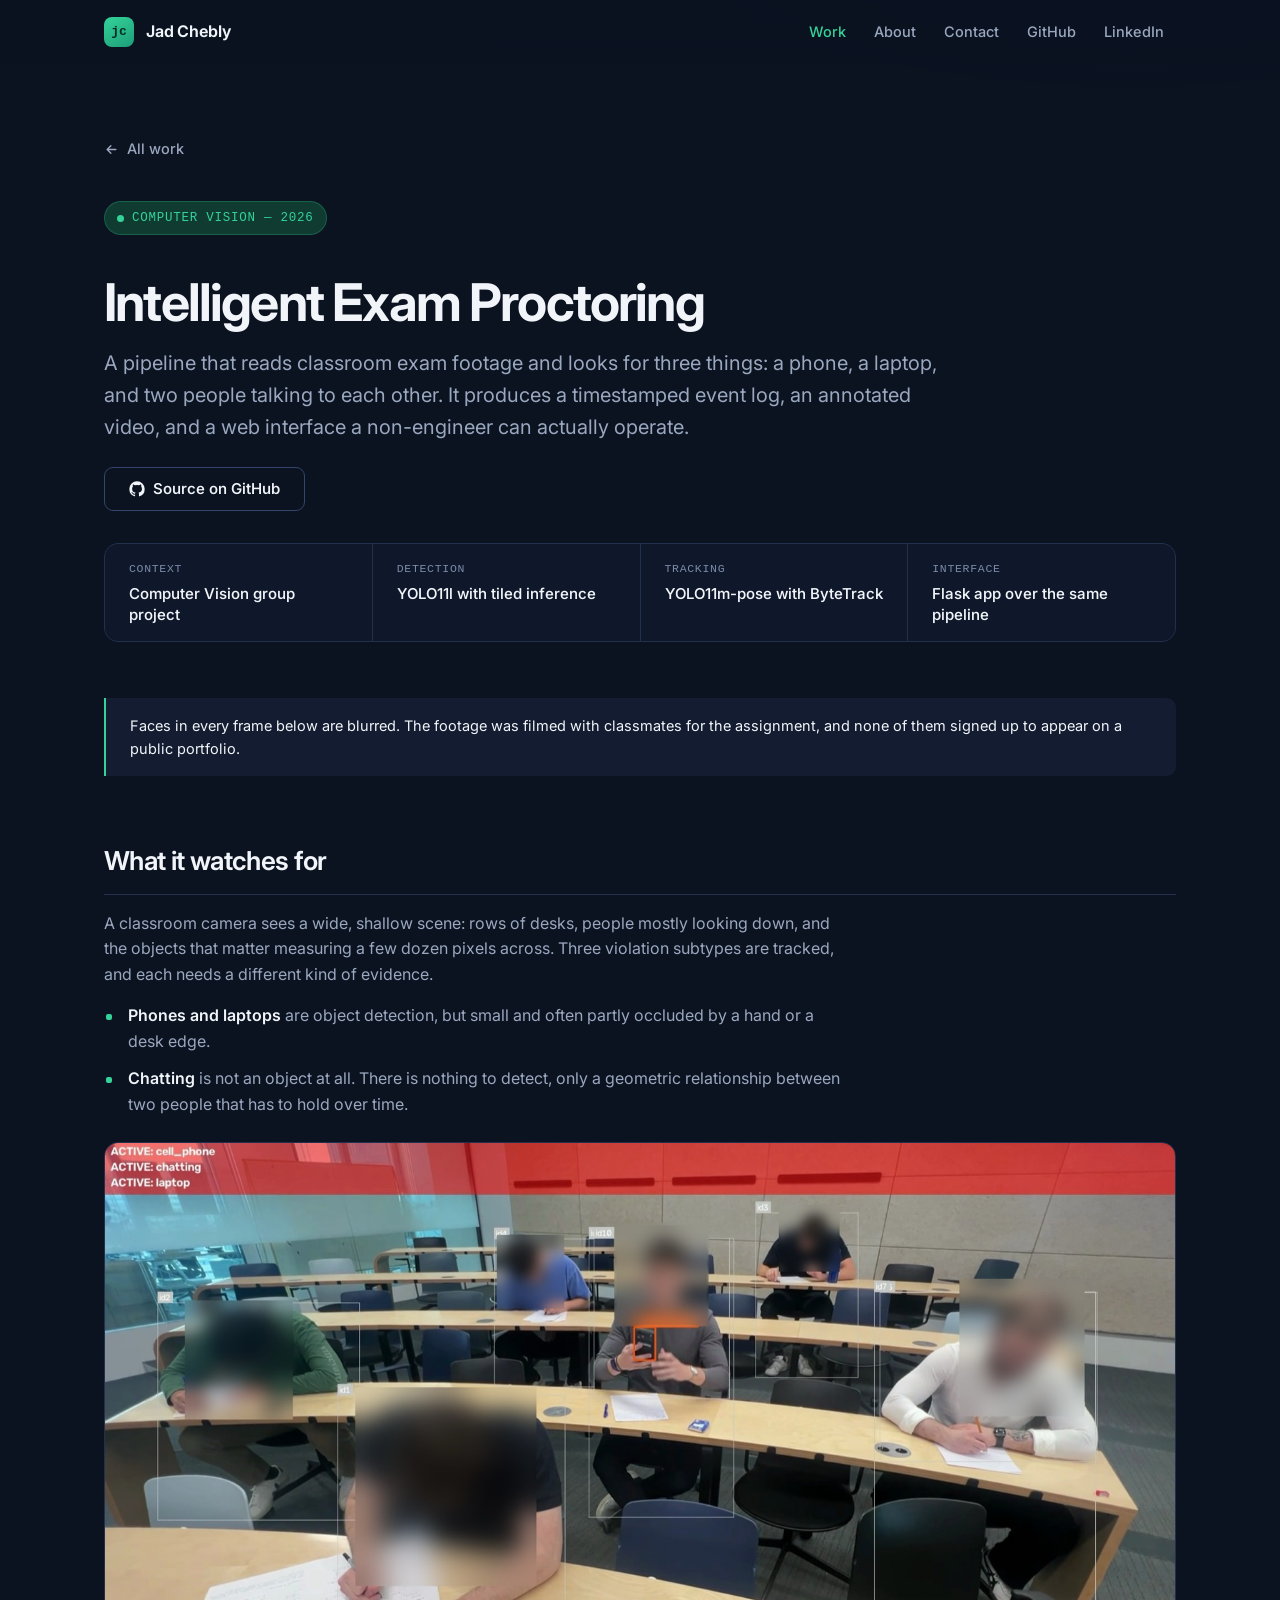
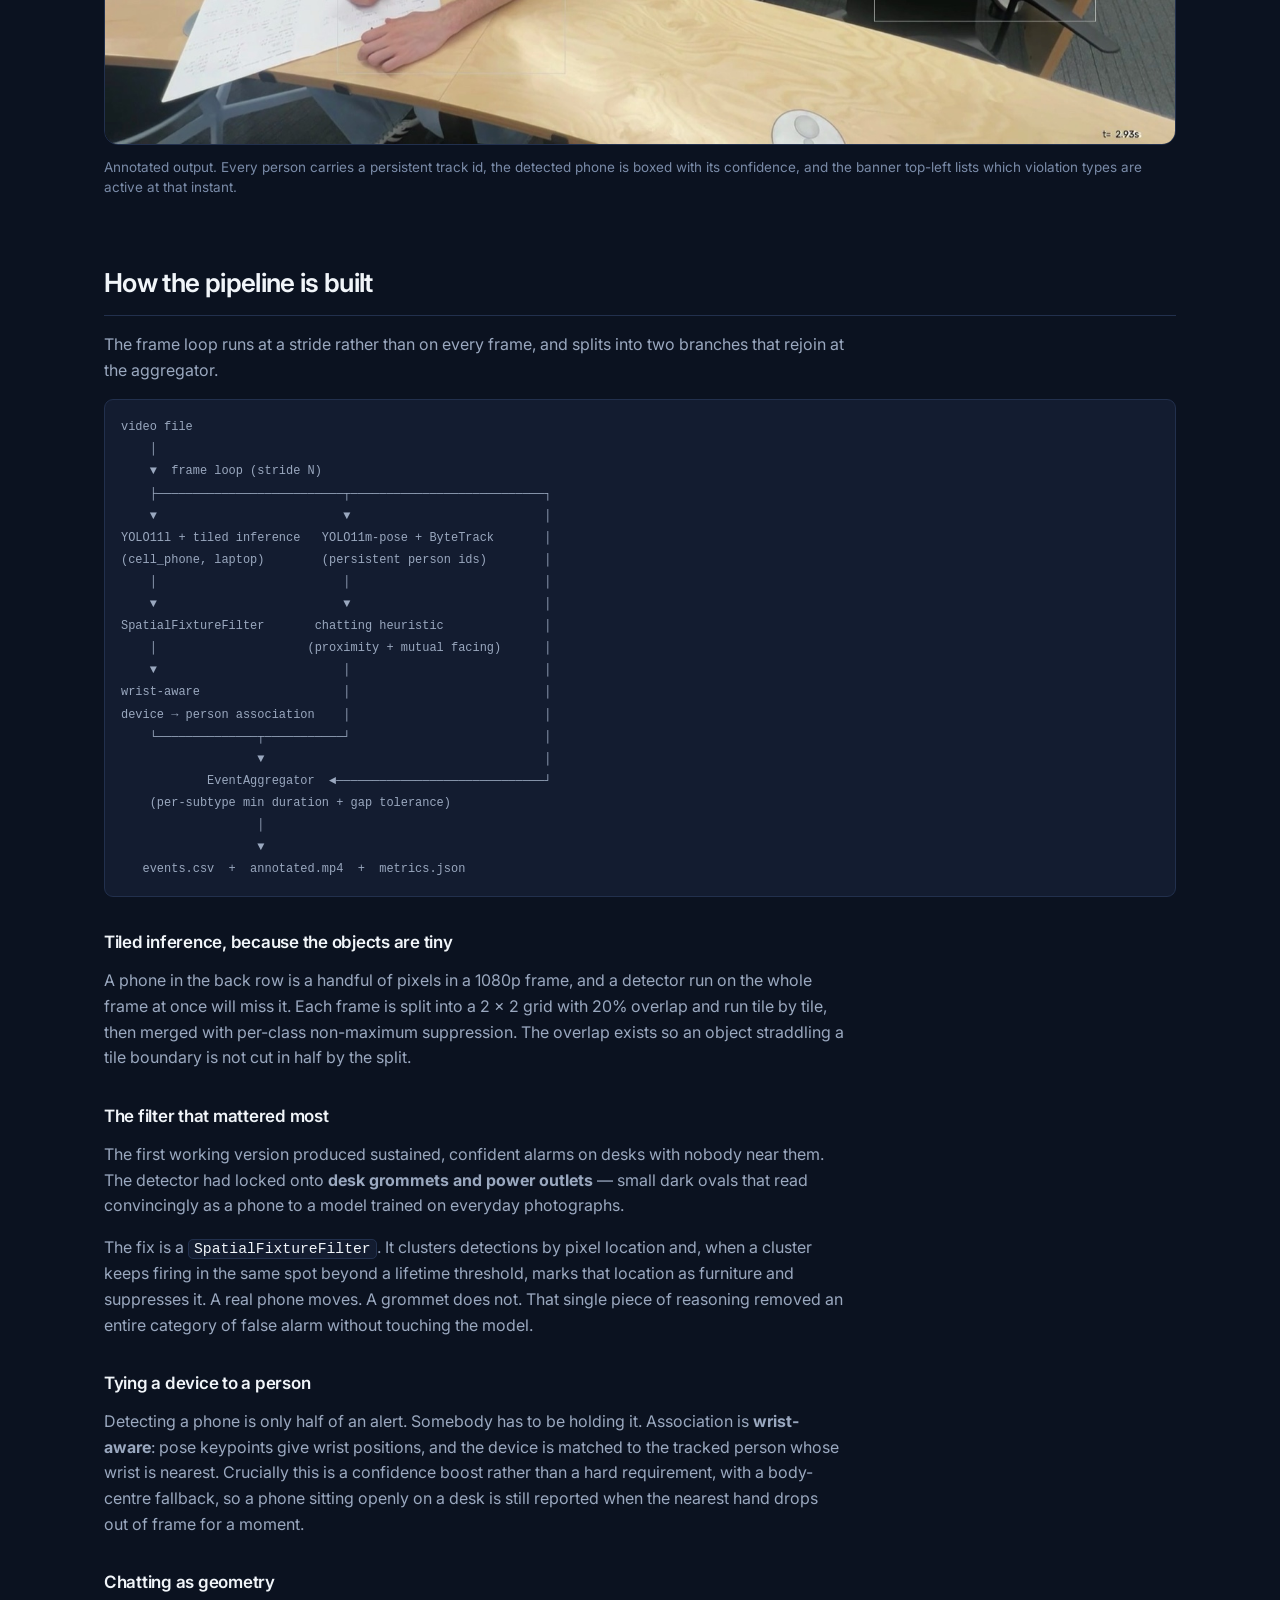
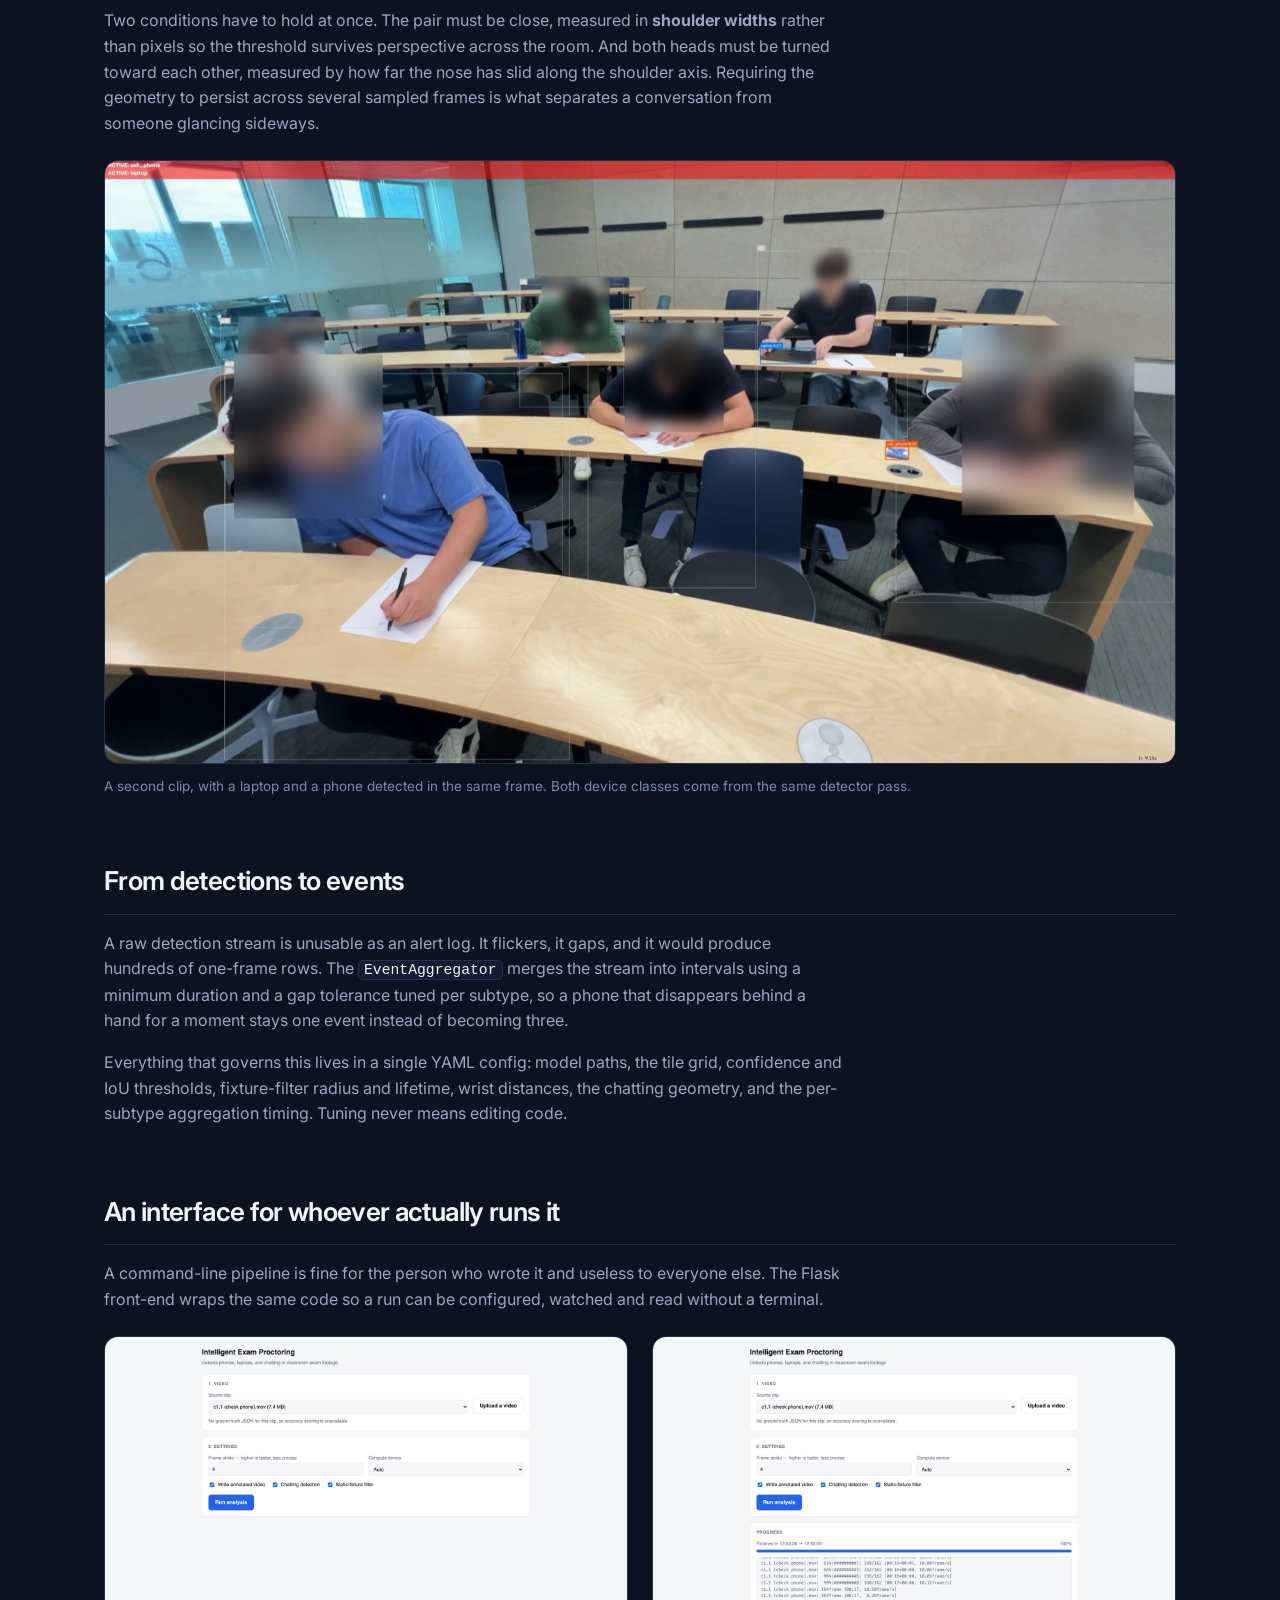
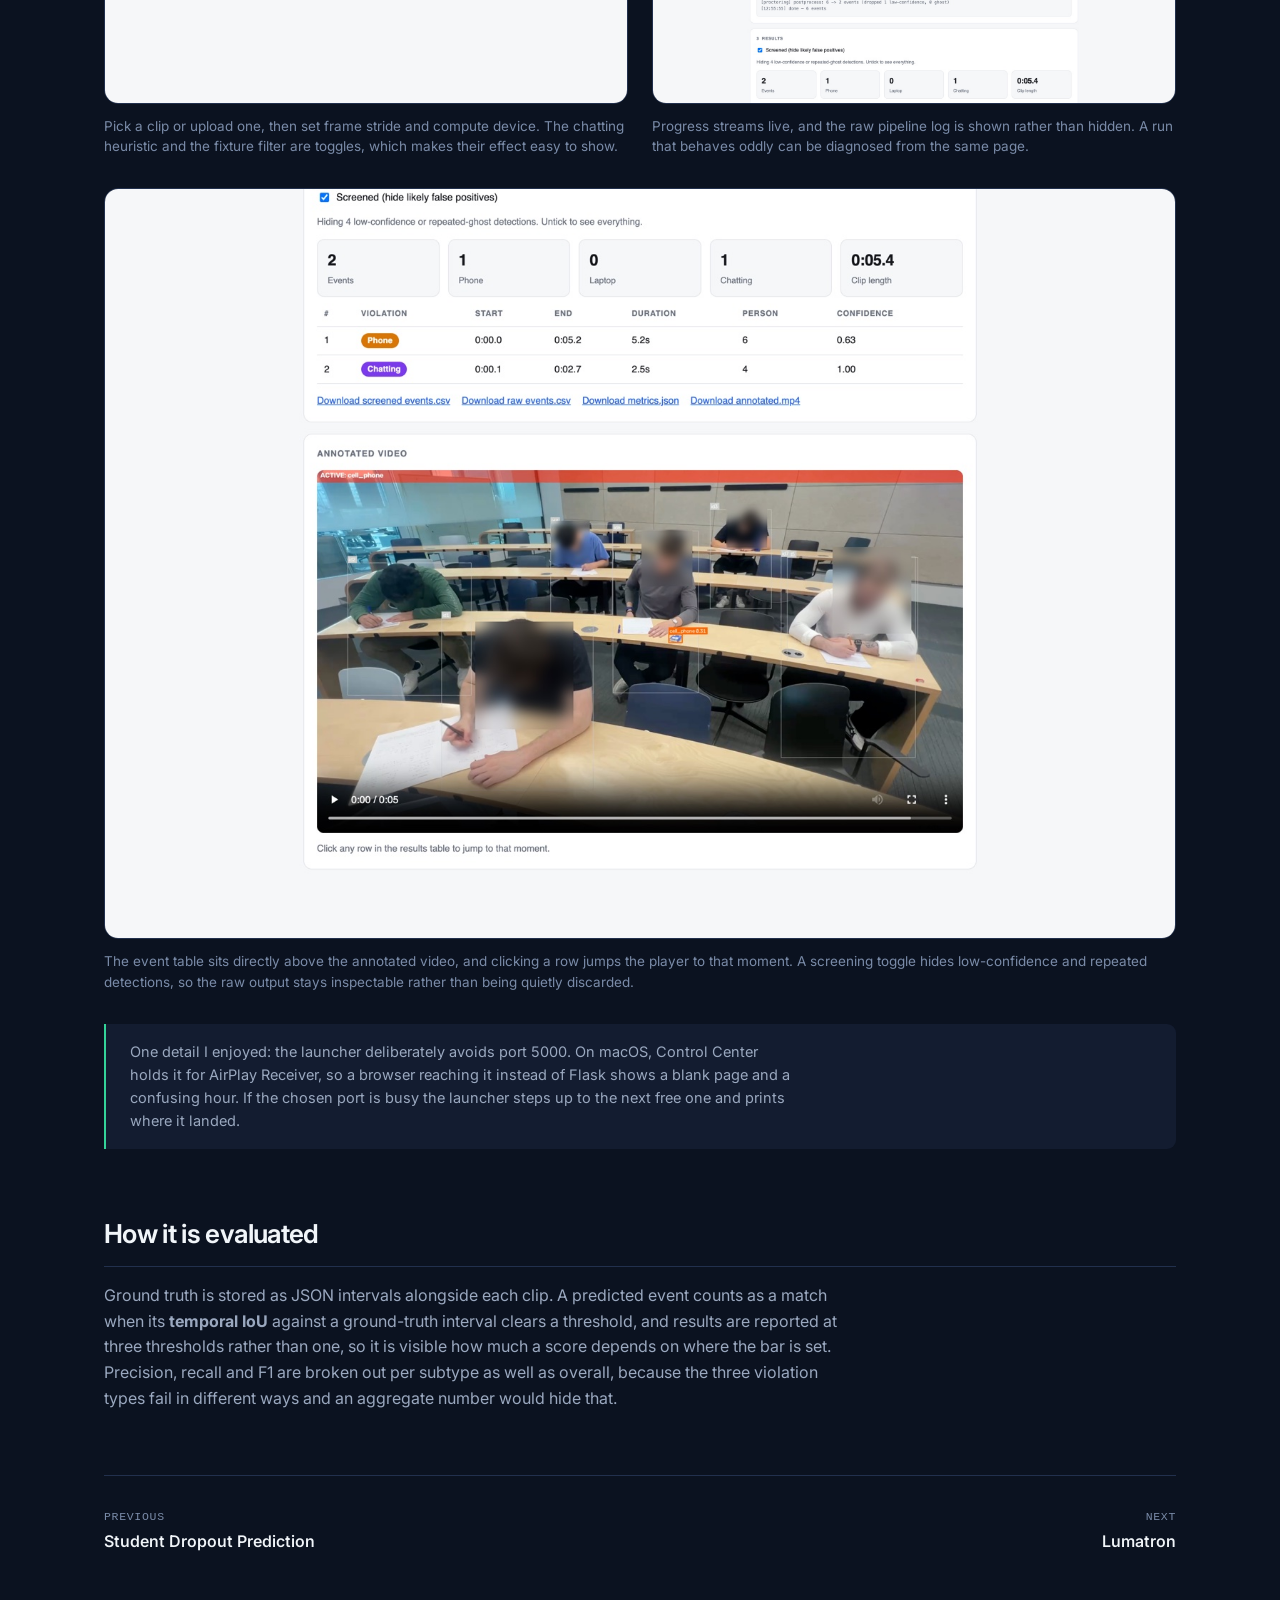
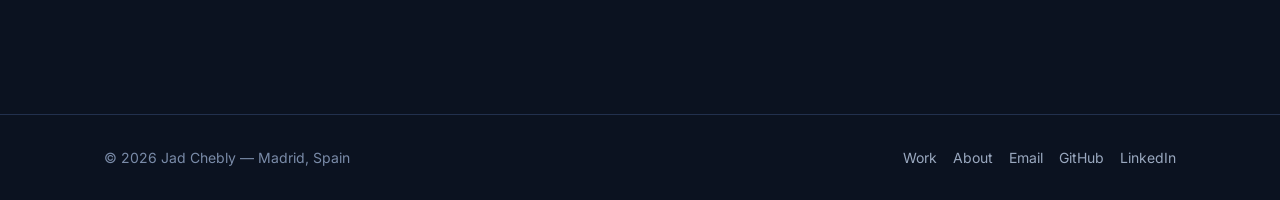
<file: projects/exam-proctoring.html>
<!doctype html>
<html lang="en">
<head>
<meta charset="utf-8">
<meta name="viewport" content="width=device-width, initial-scale=1">
<title>Intelligent Exam Proctoring — Jad Chebly</title>
<meta name="description" content="A computer-vision pipeline that watches classroom exam footage for phones, laptops and peer-to-peer chatting, built on YOLO11 with tiled inference, pose tracking and a Flask front-end.">
<meta name="theme-color" content="#0b1220">
<link rel="preconnect" href="https://fonts.googleapis.com">
<link rel="preconnect" href="https://fonts.gstatic.com" crossorigin>
<link href="https://fonts.googleapis.com/css2?family=Inter:wght@300;400;500;600;700&display=swap" rel="stylesheet">
<link rel="stylesheet" href="../assets/css/style.css">
<link rel="icon" href="data:image/svg+xml,<svg xmlns='http://www.w3.org/2000/svg' viewBox='0 0 100 100'><rect width='100' height='100' rx='22' fill='%2334d399'/><text y='.9em' x='50%25' text-anchor='middle' font-size='58' font-family='monospace' font-weight='700' fill='%23052e23'>jc</text></svg>">
</head>
<body>

<a class="skip" href="#main">Skip to content</a>

<header class="site-header">
  <div class="wrap">
    <a class="brand" href="../index.html">
      <span class="brand-mark" aria-hidden="true">jc</span>
      <span>Jad Chebly</span>
    </a>
    <nav class="nav" aria-label="Primary">
      <a href="../index.html#work" class="is-active">Work</a>
      <a href="../index.html#about" class="nav-hide-sm">About</a>
      <a href="../index.html#contact">Contact</a>
      <a href="https://github.com/jadchebly" rel="noopener">GitHub</a>
      <a href="https://www.linkedin.com/in/jad-chebly-82ba051b3" class="nav-hide-sm" rel="noopener">LinkedIn</a>
    </nav>
  </div>
</header>

<main id="main">

<section class="project-hero">
  <div class="wrap">
    <a class="back-link" href="../index.html#work">
      <svg width="15" height="15" viewBox="0 0 24 24" fill="none" stroke="currentColor" stroke-width="2.2" stroke-linecap="round" stroke-linejoin="round" aria-hidden="true"><path d="M19 12H5M11 18l-6-6 6-6"/></svg>
      All work
    </a>

    <p class="eyebrow"><span class="dot" aria-hidden="true"></span> Computer vision — 2026</p>
    <h1>Intelligent Exam Proctoring</h1>
    <p class="lede">
      A pipeline that reads classroom exam footage and looks for three things: a phone, a laptop,
      and two people talking to each other. It produces a timestamped event log, an annotated video,
      and a web interface a non-engineer can actually operate.
    </p>

    <p><a class="btn btn-ghost" href="https://github.com/jadchebly/AntiCheatingCV" rel="noopener">
      <svg width="16" height="16" viewBox="0 0 24 24" fill="currentColor" aria-hidden="true"><path d="M12 .5A11.5 11.5 0 0 0 .5 12a11.5 11.5 0 0 0 7.86 10.92c.58.1.79-.25.79-.56v-2c-3.2.7-3.88-1.37-3.88-1.37-.53-1.34-1.29-1.7-1.29-1.7-1.05-.72.08-.7.08-.7 1.16.08 1.77 1.19 1.77 1.19 1.03 1.77 2.7 1.26 3.36.96.1-.75.4-1.26.73-1.55-2.56-.29-5.25-1.28-5.25-5.7 0-1.26.45-2.29 1.19-3.1-.12-.3-.52-1.47.11-3.06 0 0 .97-.31 3.18 1.18a11 11 0 0 1 5.8 0c2.2-1.49 3.17-1.18 3.17-1.18.63 1.59.23 2.76.12 3.05.74.82 1.18 1.85 1.18 3.11 0 4.43-2.69 5.4-5.26 5.69.41.36.78 1.06.78 2.14v3.17c0 .31.21.67.8.56A11.5 11.5 0 0 0 23.5 12 11.5 11.5 0 0 0 12 .5Z"/></svg>
      Source on GitHub
    </a></p>

    <dl class="facts">
      <div class="fact"><dt>Context</dt><dd>Computer Vision group project</dd></div>
      <div class="fact"><dt>Detection</dt><dd>YOLO11l with tiled inference</dd></div>
      <div class="fact"><dt>Tracking</dt><dd>YOLO11m-pose with ByteTrack</dd></div>
      <div class="fact"><dt>Interface</dt><dd>Flask app over the same pipeline</dd></div>
    </dl>
  </div>
</section>

<section class="project-body">
  <div class="wrap">

    <div class="note">
      <p>
        Faces in every frame below are blurred. The footage was filmed with classmates for the
        assignment, and none of them signed up to appear on a public portfolio.
      </p>
    </div>

    <div class="block">
      <h2>What it watches for</h2>
      <p>
        A classroom camera sees a wide, shallow scene: rows of desks, people mostly looking down,
        and the objects that matter measuring a few dozen pixels across. Three violation subtypes
        are tracked, and each needs a different kind of evidence.
      </p>
      <ul>
        <li><strong>Phones and laptops</strong> are object detection, but small and often partly occluded by a hand or a desk edge.</li>
        <li><strong>Chatting</strong> is not an object at all. There is nothing to detect, only a geometric relationship between two people that has to hold over time.</li>
      </ul>

      <div class="shots">
        <figure class="shot">
          <img src="../assets/img/proctoring-detection.jpg" alt="Annotated exam footage: every person has a tracking box and a persistent id, one phone is boxed and labelled with a confidence score, and a banner lists the currently active violation types" loading="lazy" width="1500" height="844">
          <figcaption>
            Annotated output. Every person carries a persistent track id, the detected phone is
            boxed with its confidence, and the banner top-left lists which violation types are
            active at that instant.
          </figcaption>
        </figure>
      </div>
    </div>

    <div class="block">
      <h2>How the pipeline is built</h2>
      <p>
        The frame loop runs at a stride rather than on every frame, and splits into two branches
        that rejoin at the aggregator.
      </p>
      <pre><code>video file
    │
    ▼  frame loop (stride N)
    ├──────────────────────────┬───────────────────────────┐
    ▼                          ▼                           │
YOLO11l + tiled inference   YOLO11m-pose + ByteTrack       │
(cell_phone, laptop)        (persistent person ids)        │
    │                          │                           │
    ▼                          ▼                           │
SpatialFixtureFilter       chatting heuristic              │
    │                     (proximity + mutual facing)      │
    ▼                          │                           │
wrist-aware                    │                           │
device → person association    │                           │
    └──────────────┬───────────┘                           │
                   ▼                                       │
            EventAggregator  ◄─────────────────────────────┘
    (per-subtype min duration + gap tolerance)
                   │
                   ▼
   events.csv  +  annotated.mp4  +  metrics.json</code></pre>

      <h3>Tiled inference, because the objects are tiny</h3>
      <p>
        A phone in the back row is a handful of pixels in a 1080p frame, and a detector run on the
        whole frame at once will miss it. Each frame is split into a 2&nbsp;×&nbsp;2 grid with 20%
        overlap and run tile by tile, then merged with per-class non-maximum suppression. The
        overlap exists so an object straddling a tile boundary is not cut in half by the split.
      </p>

      <h3>The filter that mattered most</h3>
      <p>
        The first working version produced sustained, confident alarms on desks with nobody near
        them. The detector had locked onto <strong>desk grommets and power outlets</strong> — small
        dark ovals that read convincingly as a phone to a model trained on everyday photographs.
      </p>
      <p>
        The fix is a <code>SpatialFixtureFilter</code>. It clusters detections by pixel location
        and, when a cluster keeps firing in the same spot beyond a lifetime threshold, marks that
        location as furniture and suppresses it. A real phone moves. A grommet does not. That single
        piece of reasoning removed an entire category of false alarm without touching the model.
      </p>

      <h3>Tying a device to a person</h3>
      <p>
        Detecting a phone is only half of an alert. Somebody has to be holding it. Association is
        <strong>wrist-aware</strong>: pose keypoints give wrist positions, and the device is matched
        to the tracked person whose wrist is nearest. Crucially this is a confidence boost rather
        than a hard requirement, with a body-centre fallback, so a phone sitting openly on a desk is
        still reported when the nearest hand drops out of frame for a moment.
      </p>

      <h3>Chatting as geometry</h3>
      <p>
        Two conditions have to hold at once. The pair must be close, measured in
        <strong>shoulder widths</strong> rather than pixels so the threshold survives perspective
        across the room. And both heads must be turned toward each other, measured by how far the
        nose has slid along the shoulder axis. Requiring the geometry to persist across several
        sampled frames is what separates a conversation from someone glancing sideways.
      </p>

      <div class="shots">
        <figure class="shot">
          <img src="../assets/img/proctoring-laptop.jpg" alt="A second annotated clip showing a laptop detection boxed in blue and a phone detection boxed in orange, with tracking boxes around every person in the room" loading="lazy" width="1500" height="844">
          <figcaption>
            A second clip, with a laptop and a phone detected in the same frame. Both device classes
            come from the same detector pass.
          </figcaption>
        </figure>
      </div>
    </div>

    <div class="block">
      <h2>From detections to events</h2>
      <p>
        A raw detection stream is unusable as an alert log. It flickers, it gaps, and it would
        produce hundreds of one-frame rows. The <code>EventAggregator</code> merges the stream into
        intervals using a minimum duration and a gap tolerance tuned per subtype, so a phone that
        disappears behind a hand for a moment stays one event instead of becoming three.
      </p>
      <p>
        Everything that governs this lives in a single YAML config: model paths, the tile grid,
        confidence and IoU thresholds, fixture-filter radius and lifetime, wrist distances, the
        chatting geometry, and the per-subtype aggregation timing. Tuning never means editing code.
      </p>
    </div>

    <div class="block">
      <h2>An interface for whoever actually runs it</h2>
      <p>
        A command-line pipeline is fine for the person who wrote it and useless to everyone else.
        The Flask front-end wraps the same code so a run can be configured, watched and read
        without a terminal.
      </p>

      <div class="shots two">
        <figure class="shot">
          <img src="../assets/img/proctoring-ui.jpg" alt="The web interface: a clip picker with an upload option, and a settings panel with frame stride, compute device and toggles for annotated video, chatting detection and the static-fixture filter" loading="lazy" width="1500" height="1050">
          <figcaption>
            Pick a clip or upload one, then set frame stride and compute device. The chatting
            heuristic and the fixture filter are toggles, which makes their effect easy to show.
          </figcaption>
        </figure>
        <figure class="shot">
          <img src="../assets/img/proctoring-progress.jpg" alt="The interface during and after a run, showing a progress bar at one hundred percent and the raw pipeline log streaming underneath" loading="lazy" width="1500" height="1050">
          <figcaption>
            Progress streams live, and the raw pipeline log is shown rather than hidden. A run that
            behaves oddly can be diagnosed from the same page.
          </figcaption>
        </figure>
      </div>

      <div class="shots">
        <figure class="shot">
          <img src="../assets/img/proctoring-events.jpg" alt="The results view: a table of detected events with violation type, start, end, duration, person id and confidence, download links for the CSV, metrics and annotated video, and the annotated video player below" loading="lazy" width="1500" height="1050">
          <figcaption>
            The event table sits directly above the annotated video, and clicking a row jumps the
            player to that moment. A screening toggle hides low-confidence and repeated detections,
            so the raw output stays inspectable rather than being quietly discarded.
          </figcaption>
        </figure>
      </div>

      <div class="note">
        <p>
          One detail I enjoyed: the launcher deliberately avoids port 5000. On macOS, Control Center
          holds it for AirPlay Receiver, so a browser reaching it instead of Flask shows a blank page
          and a confusing hour. If the chosen port is busy the launcher steps up to the next free one
          and prints where it landed.
        </p>
      </div>
    </div>

    <div class="block">
      <h2>How it is evaluated</h2>
      <p>
        Ground truth is stored as JSON intervals alongside each clip. A predicted event counts as a
        match when its <strong>temporal IoU</strong> against a ground-truth interval clears a
        threshold, and results are reported at three thresholds rather than one, so it is visible
        how much a score depends on where the bar is set. Precision, recall and F1 are broken out
        per subtype as well as overall, because the three violation types fail in different ways and
        an aggregate number would hide that.
      </p>
    </div>

    <div class="pager">
      <a href="dropout-prediction.html"><span>Previous</span>Student Dropout Prediction</a>
      <a class="next" href="lumatron.html"><span>Next</span>Lumatron</a>
    </div>

  </div>
</section>

</main>

<footer class="site-footer">
  <div class="wrap">
    <p>© <span id="year">2026</span> Jad Chebly — Madrid, Spain</p>
    <div class="footer-links">
      <a href="../index.html#work">Work</a>
      <a href="../index.html#about">About</a>
      <a href="mailto:chebly.jad@gmail.com">Email</a>
      <a href="https://github.com/jadchebly" rel="noopener">GitHub</a>
      <a href="https://www.linkedin.com/in/jad-chebly-82ba051b3" rel="noopener">LinkedIn</a>
    </div>
  </div>
</footer>

<script>document.getElementById('year').textContent = new Date().getFullYear();</script>
<script src="../assets/js/main.js" defer></script>
</body>
</html>
</file>
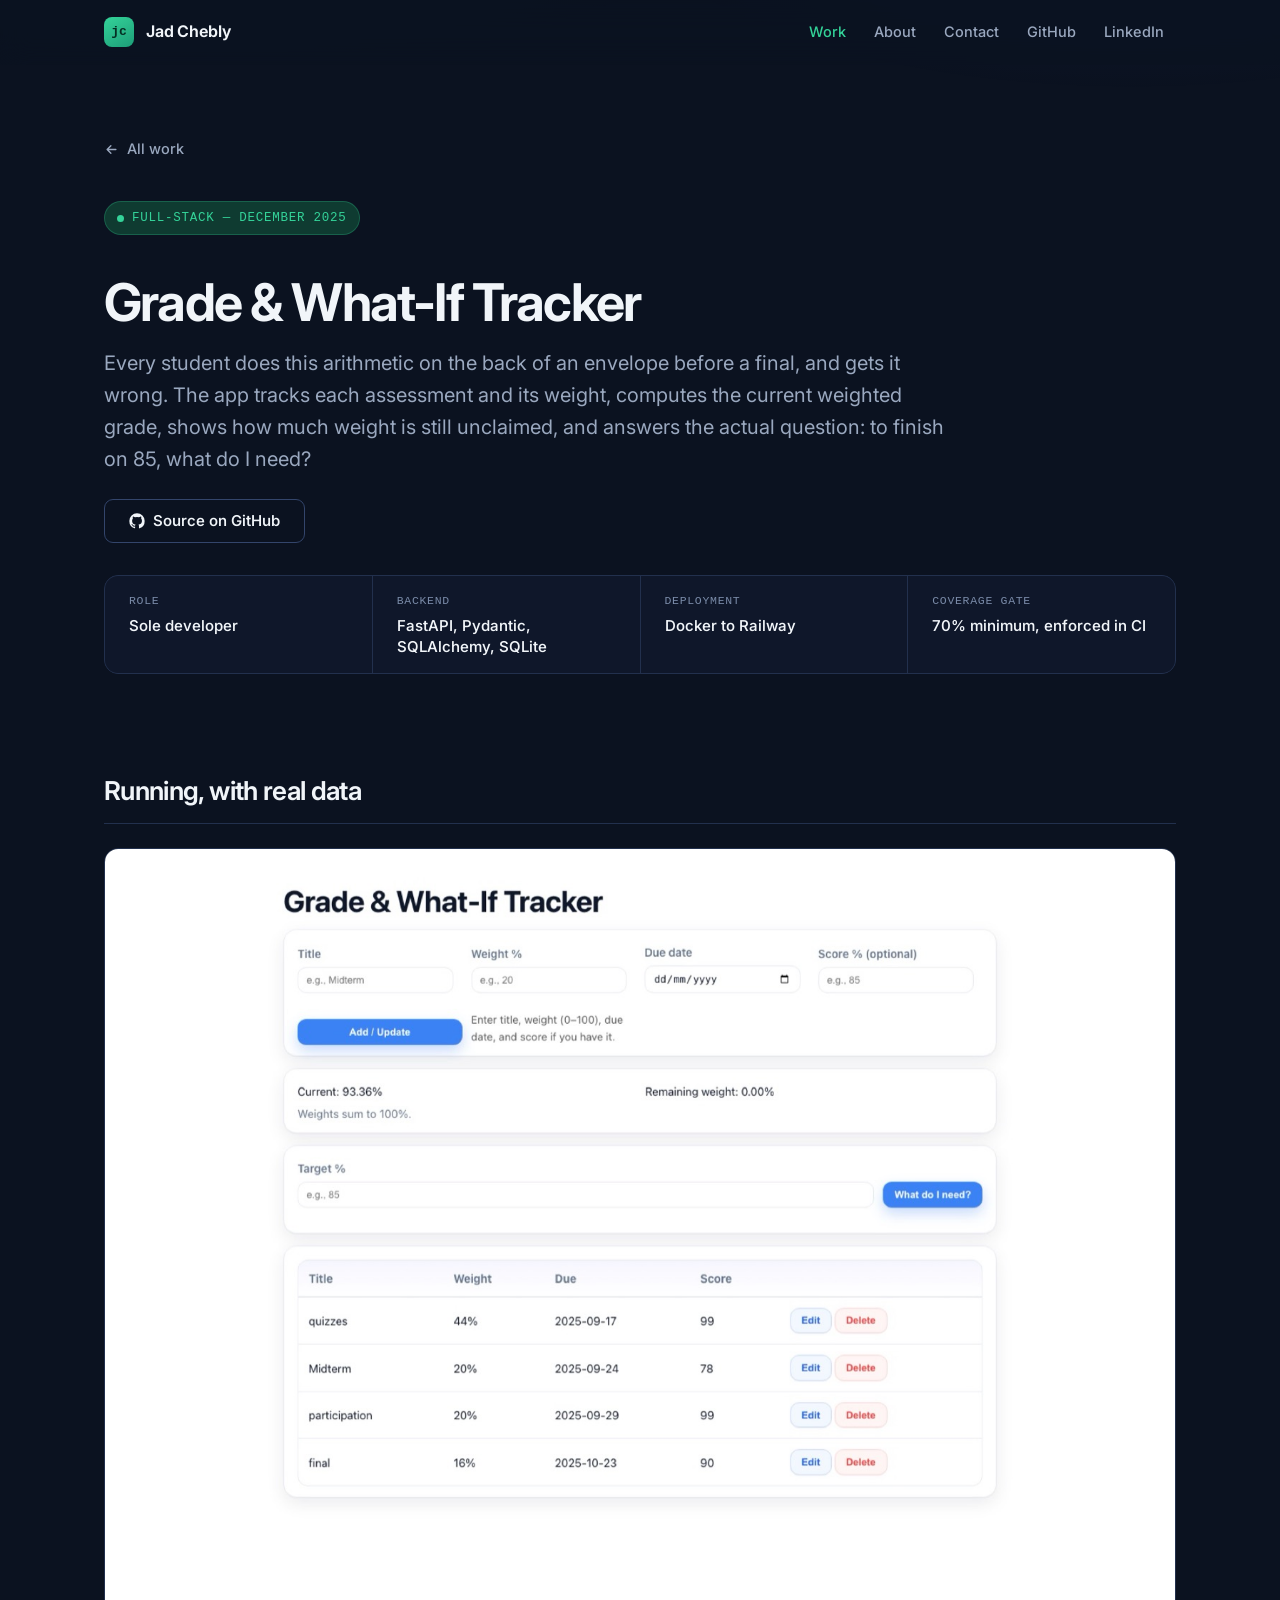
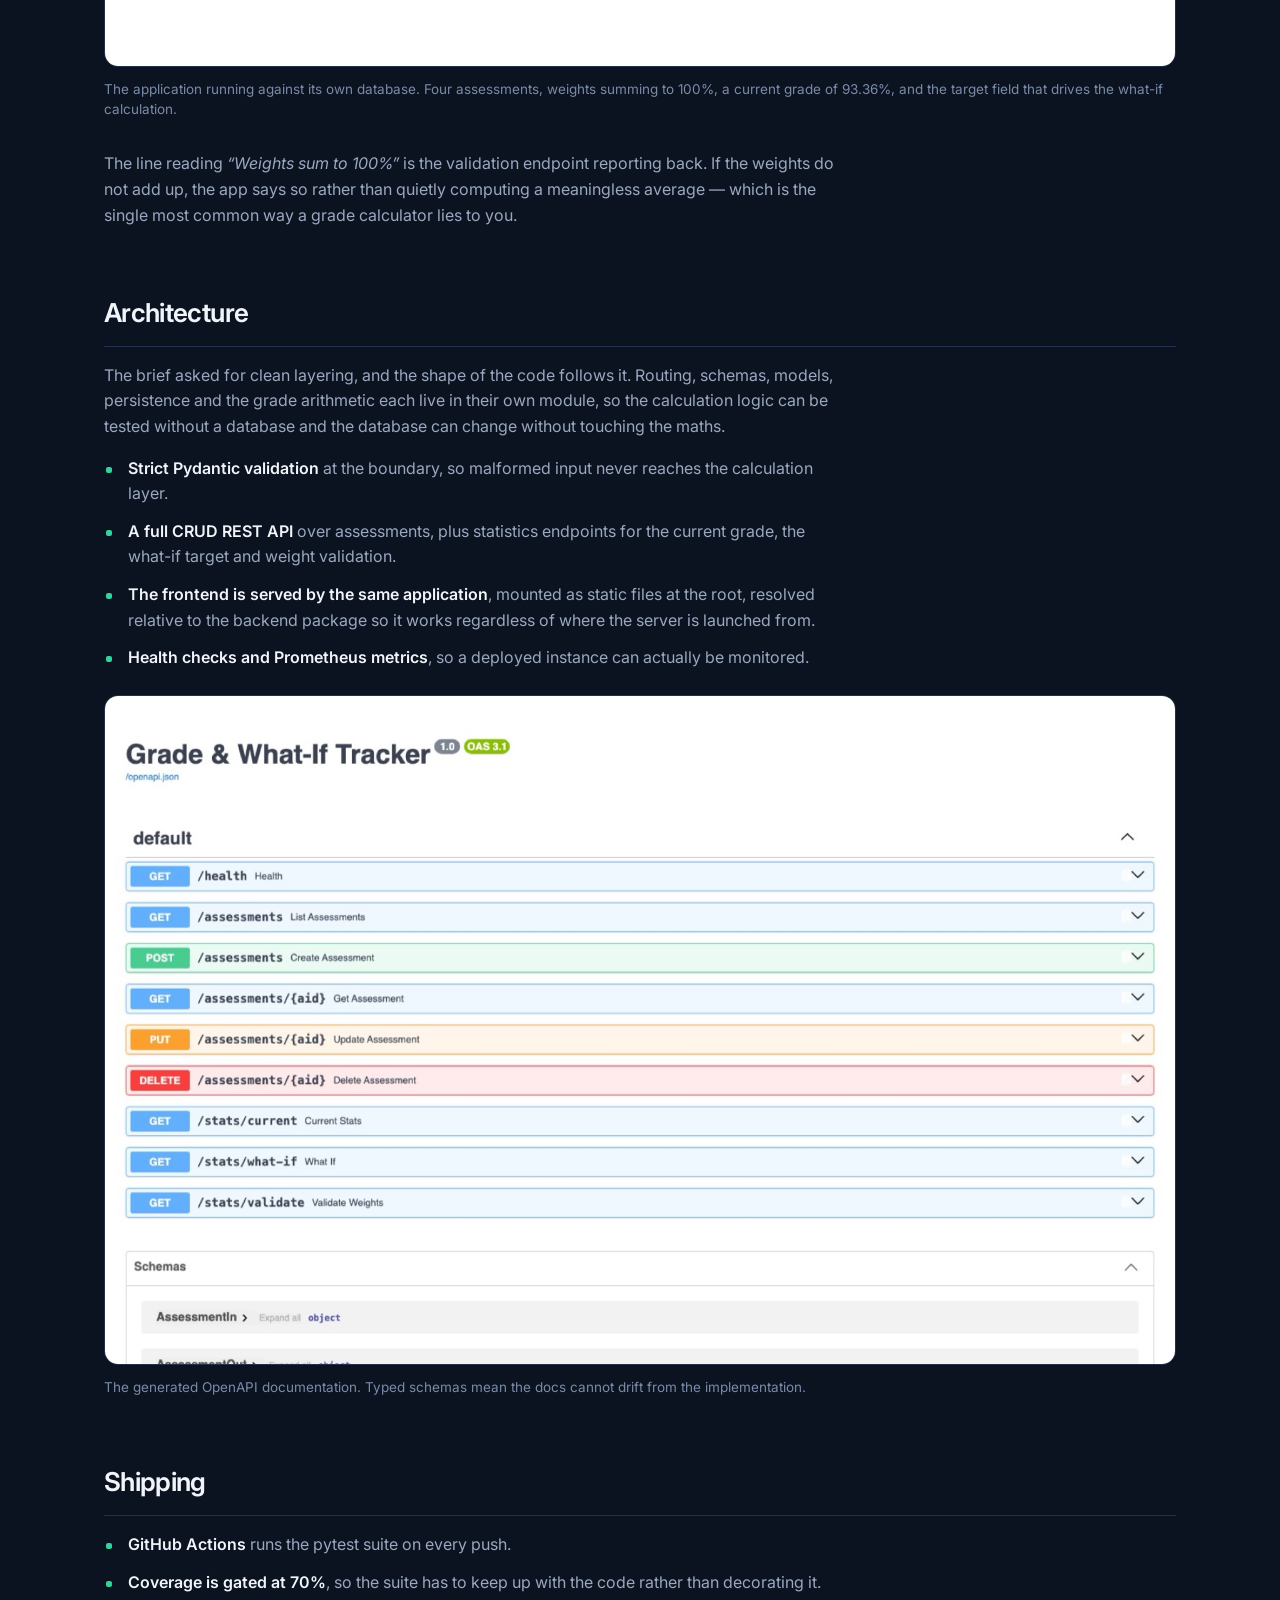
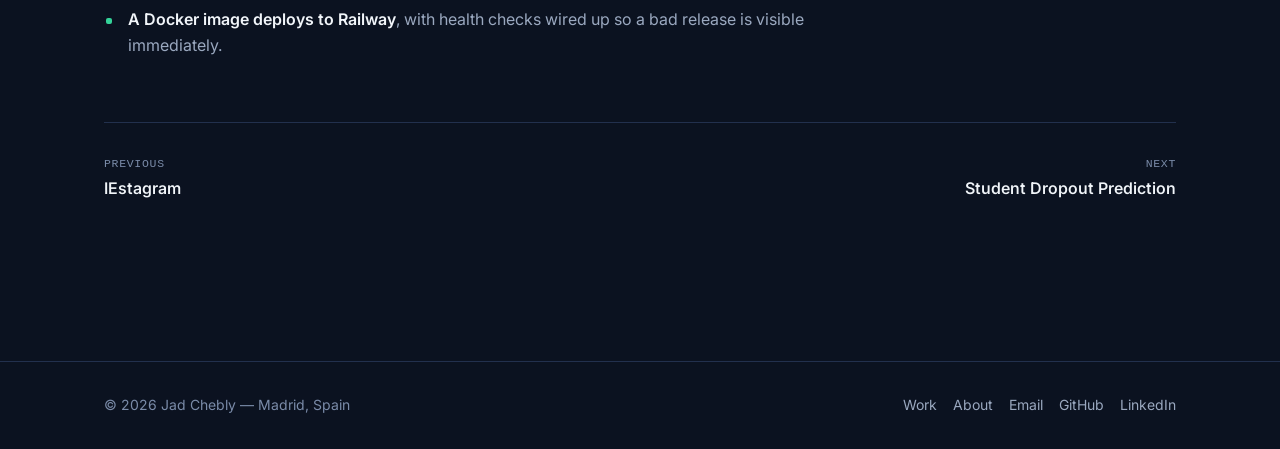
<file: projects/grade-tracker.html>
<!doctype html>
<html lang="en">
<head>
<meta charset="utf-8">
<meta name="viewport" content="width=device-width, initial-scale=1">
<title>Grade &amp; What-If Tracker — Jad Chebly</title>
<meta name="description" content="A FastAPI grade tracker that computes your current weighted grade and answers the only question that matters: what do I need on what is left?">
<meta name="theme-color" content="#0b1220">
<link rel="preconnect" href="https://fonts.googleapis.com">
<link rel="preconnect" href="https://fonts.gstatic.com" crossorigin>
<link href="https://fonts.googleapis.com/css2?family=Inter:wght@300;400;500;600;700&display=swap" rel="stylesheet">
<link rel="stylesheet" href="../assets/css/style.css">
<link rel="icon" href="data:image/svg+xml,<svg xmlns='http://www.w3.org/2000/svg' viewBox='0 0 100 100'><rect width='100' height='100' rx='22' fill='%2334d399'/><text y='.9em' x='50%25' text-anchor='middle' font-size='58' font-family='monospace' font-weight='700' fill='%23052e23'>jc</text></svg>">
</head>
<body>

<a class="skip" href="#main">Skip to content</a>

<header class="site-header">
  <div class="wrap">
    <a class="brand" href="../index.html">
      <span class="brand-mark" aria-hidden="true">jc</span>
      <span>Jad Chebly</span>
    </a>
    <nav class="nav" aria-label="Primary">
      <a href="../index.html#work" class="is-active">Work</a>
      <a href="../index.html#about" class="nav-hide-sm">About</a>
      <a href="../index.html#contact">Contact</a>
      <a href="https://github.com/jadchebly" rel="noopener">GitHub</a>
      <a href="https://www.linkedin.com/in/jad-chebly-82ba051b3" class="nav-hide-sm" rel="noopener">LinkedIn</a>
    </nav>
  </div>
</header>

<main id="main">

<section class="project-hero">
  <div class="wrap">
    <a class="back-link" href="../index.html#work">
      <svg width="15" height="15" viewBox="0 0 24 24" fill="none" stroke="currentColor" stroke-width="2.2" stroke-linecap="round" stroke-linejoin="round" aria-hidden="true"><path d="M19 12H5M11 18l-6-6 6-6"/></svg>
      All work
    </a>

    <p class="eyebrow"><span class="dot" aria-hidden="true"></span> Full-stack — December 2025</p>
    <h1>Grade &amp; What-If Tracker</h1>
    <p class="lede">
      Every student does this arithmetic on the back of an envelope before a final, and gets it
      wrong. The app tracks each assessment and its weight, computes the current weighted grade,
      shows how much weight is still unclaimed, and answers the actual question: to finish on 85,
      what do I need?
    </p>

    <p><a class="btn btn-ghost" href="https://github.com/jadchebly/SD_Assignment1" rel="noopener">
      <svg width="16" height="16" viewBox="0 0 24 24" fill="currentColor" aria-hidden="true"><path d="M12 .5A11.5 11.5 0 0 0 .5 12a11.5 11.5 0 0 0 7.86 10.92c.58.1.79-.25.79-.56v-2c-3.2.7-3.88-1.37-3.88-1.37-.53-1.34-1.29-1.7-1.29-1.7-1.05-.72.08-.7.08-.7 1.16.08 1.77 1.19 1.77 1.19 1.03 1.77 2.7 1.26 3.36.96.1-.75.4-1.26.73-1.55-2.56-.29-5.25-1.28-5.25-5.7 0-1.26.45-2.29 1.19-3.1-.12-.3-.52-1.47.11-3.06 0 0 .97-.31 3.18 1.18a11 11 0 0 1 5.8 0c2.2-1.49 3.17-1.18 3.17-1.18.63 1.59.23 2.76.12 3.05.74.82 1.18 1.85 1.18 3.11 0 4.43-2.69 5.4-5.26 5.69.41.36.78 1.06.78 2.14v3.17c0 .31.21.67.8.56A11.5 11.5 0 0 0 23.5 12 11.5 11.5 0 0 0 12 .5Z"/></svg>
      Source on GitHub
    </a></p>

    <dl class="facts">
      <div class="fact"><dt>Role</dt><dd>Sole developer</dd></div>
      <div class="fact"><dt>Backend</dt><dd>FastAPI, Pydantic, SQLAlchemy, SQLite</dd></div>
      <div class="fact"><dt>Deployment</dt><dd>Docker to Railway</dd></div>
      <div class="fact"><dt>Coverage gate</dt><dd>70% minimum, enforced in CI</dd></div>
    </dl>
  </div>
</section>

<section class="project-body">
  <div class="wrap">

    <div class="block">
      <h2>Running, with real data</h2>
      <div class="shots">
        <figure class="shot">
          <img src="../assets/img/grade-home.jpg" alt="The tracker showing four assessments with weights and scores, a current grade of 93.36 percent, zero remaining weight, and a what-do-I-need target field" loading="lazy" width="1440" height="1100">
          <figcaption>
            The application running against its own database. Four assessments, weights summing to
            100%, a current grade of 93.36%, and the target field that drives the what-if calculation.
          </figcaption>
        </figure>
      </div>
      <p>
        The line reading <em>“Weights sum to 100%”</em> is the validation endpoint reporting back. If
        the weights do not add up, the app says so rather than quietly computing a meaningless
        average — which is the single most common way a grade calculator lies to you.
      </p>
    </div>

    <div class="block">
      <h2>Architecture</h2>
      <p>
        The brief asked for clean layering, and the shape of the code follows it. Routing, schemas,
        models, persistence and the grade arithmetic each live in their own module, so the
        calculation logic can be tested without a database and the database can change without
        touching the maths.
      </p>
      <ul>
        <li><strong>Strict Pydantic validation</strong> at the boundary, so malformed input never reaches the calculation layer.</li>
        <li><strong>A full CRUD REST API</strong> over assessments, plus statistics endpoints for the current grade, the what-if target and weight validation.</li>
        <li><strong>The frontend is served by the same application</strong>, mounted as static files at the root, resolved relative to the backend package so it works regardless of where the server is launched from.</li>
        <li><strong>Health checks and Prometheus metrics</strong>, so a deployed instance can actually be monitored.</li>
      </ul>

      <div class="shots">
        <figure class="shot">
          <img src="../assets/img/grade-docs.jpg" alt="The automatically generated OpenAPI documentation page listing the tracker's endpoints" loading="lazy" width="1440" height="900">
          <figcaption>The generated OpenAPI documentation. Typed schemas mean the docs cannot drift from the implementation.</figcaption>
        </figure>
      </div>
    </div>

    <div class="block">
      <h2>Shipping</h2>
      <ul>
        <li><strong>GitHub Actions</strong> runs the pytest suite on every push.</li>
        <li><strong>Coverage is gated at 70%</strong>, so the suite has to keep up with the code rather than decorating it.</li>
        <li><strong>A Docker image deploys to Railway</strong>, with health checks wired up so a bad release is visible immediately.</li>
      </ul>
    </div>

    <div class="pager">
      <a href="iestagram.html"><span>Previous</span>IEstagram</a>
      <a class="next" href="dropout-prediction.html"><span>Next</span>Student Dropout Prediction</a>
    </div>

  </div>
</section>

</main>

<footer class="site-footer">
  <div class="wrap">
    <p>© <span id="year">2026</span> Jad Chebly — Madrid, Spain</p>
    <div class="footer-links">
      <a href="../index.html#work">Work</a>
      <a href="../index.html#about">About</a>
      <a href="mailto:chebly.jad@gmail.com">Email</a>
      <a href="https://github.com/jadchebly" rel="noopener">GitHub</a>
      <a href="https://www.linkedin.com/in/jad-chebly-82ba051b3" rel="noopener">LinkedIn</a>
    </div>
  </div>
</footer>

<script>document.getElementById('year').textContent = new Date().getFullYear();</script>
<script src="../assets/js/main.js" defer></script>
</body>
</html>
</file>
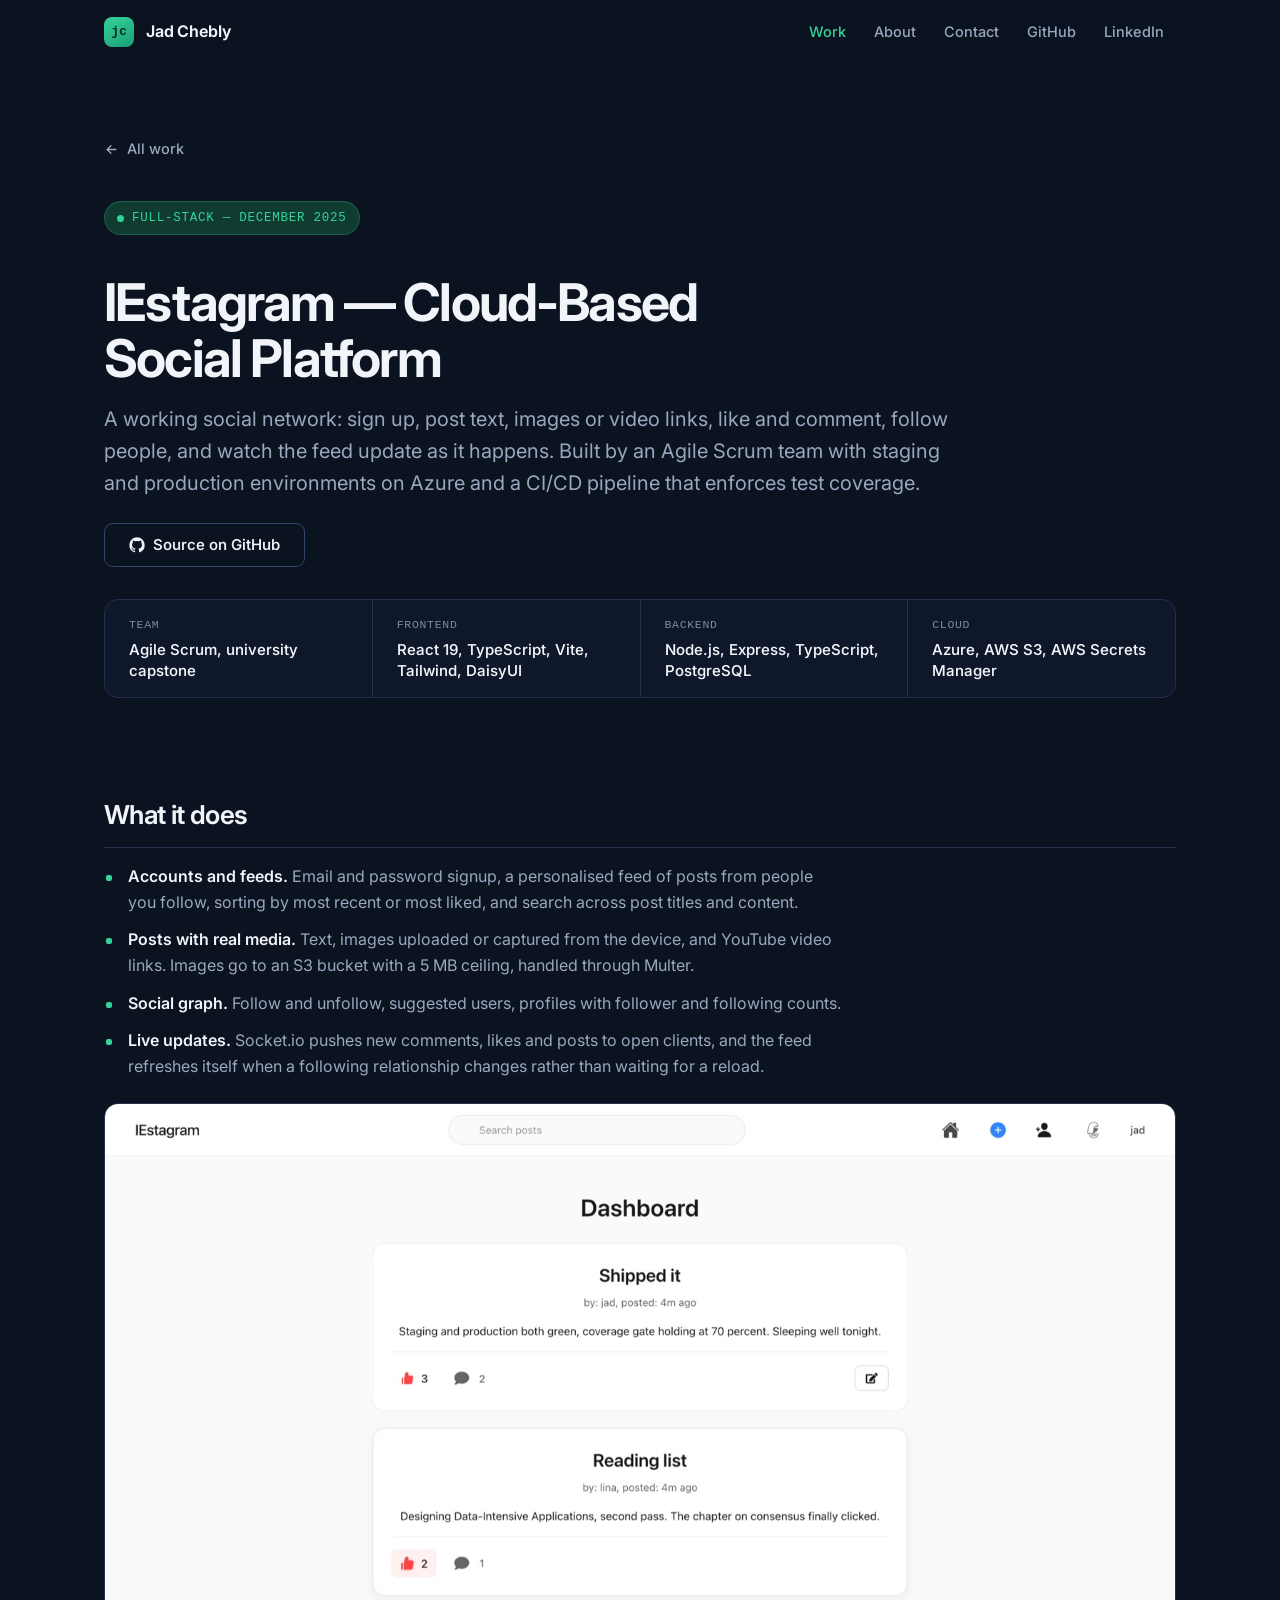
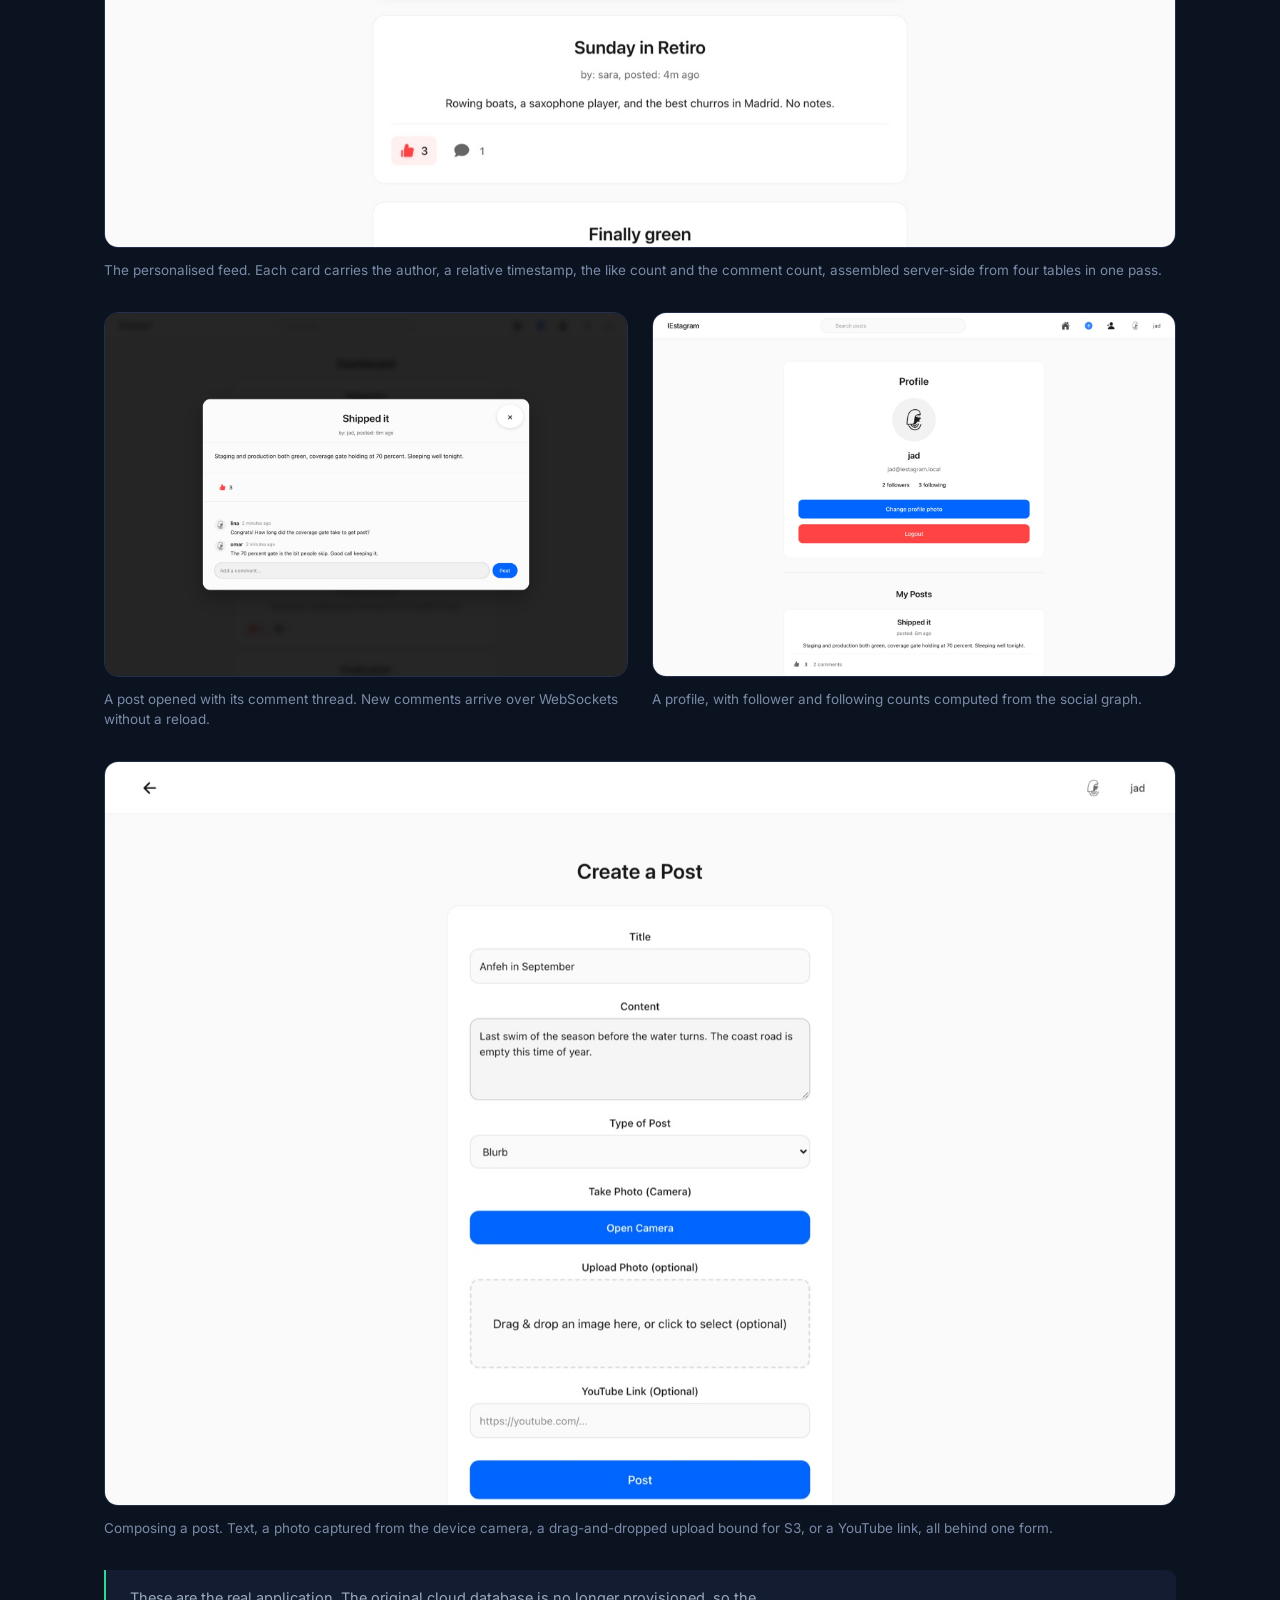
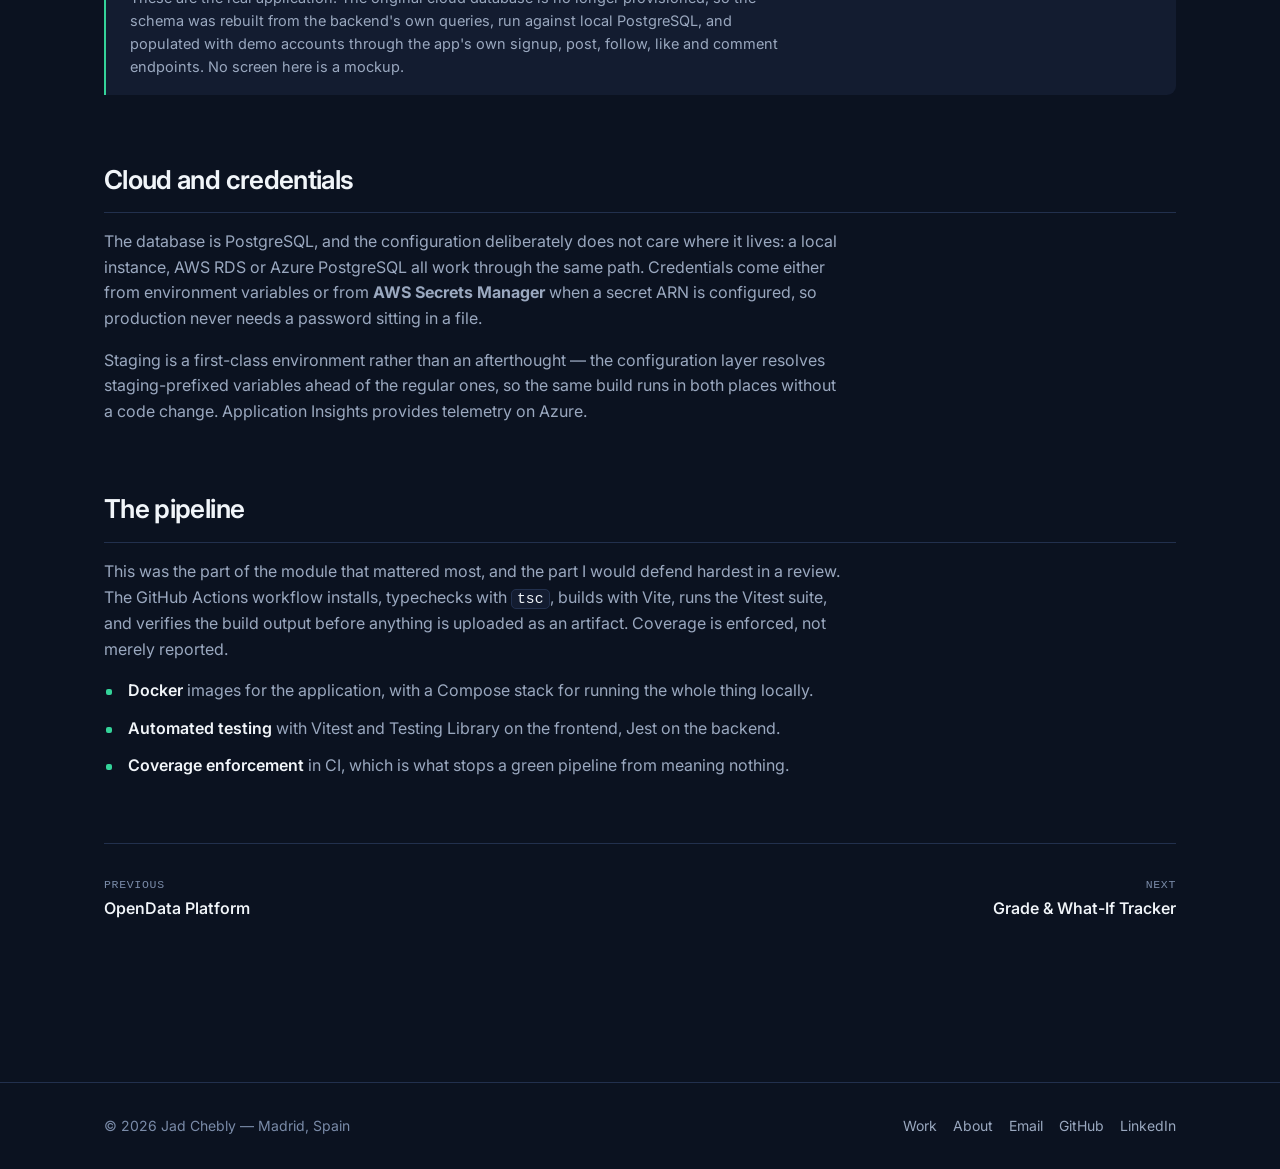
<file: projects/iestagram.html>
<!doctype html>
<html lang="en">
<head>
<meta charset="utf-8">
<meta name="viewport" content="width=device-width, initial-scale=1">
<title>IEstagram — Cloud-Based Social Platform — Jad Chebly</title>
<meta name="description" content="A full-stack social platform with posts, likes, comments, follows and real-time updates over WebSockets, deployed to Azure with S3 media storage and coverage-gated CI/CD.">
<meta name="theme-color" content="#0b1220">
<link rel="preconnect" href="https://fonts.googleapis.com">
<link rel="preconnect" href="https://fonts.gstatic.com" crossorigin>
<link href="https://fonts.googleapis.com/css2?family=Inter:wght@300;400;500;600;700&display=swap" rel="stylesheet">
<link rel="stylesheet" href="../assets/css/style.css">
<link rel="icon" href="data:image/svg+xml,<svg xmlns='http://www.w3.org/2000/svg' viewBox='0 0 100 100'><rect width='100' height='100' rx='22' fill='%2334d399'/><text y='.9em' x='50%25' text-anchor='middle' font-size='58' font-family='monospace' font-weight='700' fill='%23052e23'>jc</text></svg>">
</head>
<body>

<a class="skip" href="#main">Skip to content</a>

<header class="site-header">
  <div class="wrap">
    <a class="brand" href="../index.html">
      <span class="brand-mark" aria-hidden="true">jc</span>
      <span>Jad Chebly</span>
    </a>
    <nav class="nav" aria-label="Primary">
      <a href="../index.html#work" class="is-active">Work</a>
      <a href="../index.html#about" class="nav-hide-sm">About</a>
      <a href="../index.html#contact">Contact</a>
      <a href="https://github.com/jadchebly" rel="noopener">GitHub</a>
      <a href="https://www.linkedin.com/in/jad-chebly-82ba051b3" class="nav-hide-sm" rel="noopener">LinkedIn</a>
    </nav>
  </div>
</header>

<main id="main">

<section class="project-hero">
  <div class="wrap">
    <a class="back-link" href="../index.html#work">
      <svg width="15" height="15" viewBox="0 0 24 24" fill="none" stroke="currentColor" stroke-width="2.2" stroke-linecap="round" stroke-linejoin="round" aria-hidden="true"><path d="M19 12H5M11 18l-6-6 6-6"/></svg>
      All work
    </a>

    <p class="eyebrow"><span class="dot" aria-hidden="true"></span> Full-stack — December 2025</p>
    <h1>IEstagram — Cloud-Based Social Platform</h1>
    <p class="lede">
      A working social network: sign up, post text, images or video links, like and comment, follow
      people, and watch the feed update as it happens. Built by an Agile Scrum team with staging and
      production environments on Azure and a CI/CD pipeline that enforces test coverage.
    </p>

    <p><a class="btn btn-ghost" href="https://github.com/jadchebly/SD_FinalProject" rel="noopener">
      <svg width="16" height="16" viewBox="0 0 24 24" fill="currentColor" aria-hidden="true"><path d="M12 .5A11.5 11.5 0 0 0 .5 12a11.5 11.5 0 0 0 7.86 10.92c.58.1.79-.25.79-.56v-2c-3.2.7-3.88-1.37-3.88-1.37-.53-1.34-1.29-1.7-1.29-1.7-1.05-.72.08-.7.08-.7 1.16.08 1.77 1.19 1.77 1.19 1.03 1.77 2.7 1.26 3.36.96.1-.75.4-1.26.73-1.55-2.56-.29-5.25-1.28-5.25-5.7 0-1.26.45-2.29 1.19-3.1-.12-.3-.52-1.47.11-3.06 0 0 .97-.31 3.18 1.18a11 11 0 0 1 5.8 0c2.2-1.49 3.17-1.18 3.17-1.18.63 1.59.23 2.76.12 3.05.74.82 1.18 1.85 1.18 3.11 0 4.43-2.69 5.4-5.26 5.69.41.36.78 1.06.78 2.14v3.17c0 .31.21.67.8.56A11.5 11.5 0 0 0 23.5 12 11.5 11.5 0 0 0 12 .5Z"/></svg>
      Source on GitHub
    </a></p>

    <dl class="facts">
      <div class="fact"><dt>Team</dt><dd>Agile Scrum, university capstone</dd></div>
      <div class="fact"><dt>Frontend</dt><dd>React 19, TypeScript, Vite, Tailwind, DaisyUI</dd></div>
      <div class="fact"><dt>Backend</dt><dd>Node.js, Express, TypeScript, PostgreSQL</dd></div>
      <div class="fact"><dt>Cloud</dt><dd>Azure, AWS S3, AWS Secrets Manager</dd></div>
    </dl>
  </div>
</section>

<section class="project-body">
  <div class="wrap">

    <div class="block">
      <h2>What it does</h2>
      <ul>
        <li><strong>Accounts and feeds.</strong> Email and password signup, a personalised feed of posts from people you follow, sorting by most recent or most liked, and search across post titles and content.</li>
        <li><strong>Posts with real media.</strong> Text, images uploaded or captured from the device, and YouTube video links. Images go to an S3 bucket with a 5&nbsp;MB ceiling, handled through Multer.</li>
        <li><strong>Social graph.</strong> Follow and unfollow, suggested users, profiles with follower and following counts.</li>
        <li><strong>Live updates.</strong> Socket.io pushes new comments, likes and posts to open clients, and the feed refreshes itself when a following relationship changes rather than waiting for a reload.</li>
      </ul>

      <div class="shots">
        <figure class="shot">
          <img src="../assets/img/iestagram-feed.jpg" alt="The IEstagram dashboard showing a feed of posts, each with an author, relative timestamp, like count and comment count" loading="lazy" width="1500" height="1042">
          <figcaption>
            The personalised feed. Each card carries the author, a relative timestamp, the like
            count and the comment count, assembled server-side from four tables in one pass.
          </figcaption>
        </figure>
      </div>

      <div class="shots two">
        <figure class="shot">
          <img src="../assets/img/iestagram-comments.jpg" alt="A post opened in a modal with its full text, like count, two comments from other users and a box to add a comment" loading="lazy" width="1500" height="1042">
          <figcaption>A post opened with its comment thread. New comments arrive over WebSockets without a reload.</figcaption>
        </figure>
        <figure class="shot">
          <img src="../assets/img/iestagram-profile.jpg" alt="A user profile page showing avatar, username, email, follower and following counts, and the user's own posts below" loading="lazy" width="1500" height="1042">
          <figcaption>A profile, with follower and following counts computed from the social graph.</figcaption>
        </figure>
      </div>

      <div class="shots">
        <figure class="shot">
          <img src="../assets/img/iestagram-create-post.jpg" alt="The create-post form with title and content fields, a post type selector, an open-camera button, a drag-and-drop image area and an optional YouTube link field" loading="lazy" width="1500" height="1042">
          <figcaption>
            Composing a post. Text, a photo captured from the device camera, a drag-and-dropped
            upload bound for S3, or a YouTube link, all behind one form.
          </figcaption>
        </figure>
      </div>

      <div class="note">
        <p>
          These are the real application. The original cloud database is no longer provisioned, so
          the schema was rebuilt from the backend's own queries, run against local PostgreSQL, and
          populated with demo accounts through the app's own signup, post, follow, like and comment
          endpoints. No screen here is a mockup.
        </p>
      </div>
    </div>

    <div class="block">
      <h2>Cloud and credentials</h2>
      <p>
        The database is PostgreSQL, and the configuration deliberately does not care where it lives:
        a local instance, AWS RDS or Azure PostgreSQL all work through the same path. Credentials
        come either from environment variables or from <strong>AWS Secrets Manager</strong> when a
        secret ARN is configured, so production never needs a password sitting in a file.
      </p>
      <p>
        Staging is a first-class environment rather than an afterthought — the configuration layer
        resolves staging-prefixed variables ahead of the regular ones, so the same build runs in both
        places without a code change. Application Insights provides telemetry on Azure.
      </p>
    </div>

    <div class="block">
      <h2>The pipeline</h2>
      <p>
        This was the part of the module that mattered most, and the part I would defend hardest in a
        review. The GitHub Actions workflow installs, typechecks with <code>tsc</code>, builds with
        Vite, runs the Vitest suite, and verifies the build output before anything is uploaded as an
        artifact. Coverage is enforced, not merely reported.
      </p>
      <ul>
        <li><strong>Docker</strong> images for the application, with a Compose stack for running the whole thing locally.</li>
        <li><strong>Automated testing</strong> with Vitest and Testing Library on the frontend, Jest on the backend.</li>
        <li><strong>Coverage enforcement</strong> in CI, which is what stops a green pipeline from meaning nothing.</li>
      </ul>
    </div>

    <div class="pager">
      <a href="opendata-platform.html"><span>Previous</span>OpenData Platform</a>
      <a class="next" href="grade-tracker.html"><span>Next</span>Grade &amp; What-If Tracker</a>
    </div>

  </div>
</section>

</main>

<footer class="site-footer">
  <div class="wrap">
    <p>© <span id="year">2026</span> Jad Chebly — Madrid, Spain</p>
    <div class="footer-links">
      <a href="../index.html#work">Work</a>
      <a href="../index.html#about">About</a>
      <a href="mailto:chebly.jad@gmail.com">Email</a>
      <a href="https://github.com/jadchebly" rel="noopener">GitHub</a>
      <a href="https://www.linkedin.com/in/jad-chebly-82ba051b3" rel="noopener">LinkedIn</a>
    </div>
  </div>
</footer>

<script>document.getElementById('year').textContent = new Date().getFullYear();</script>
<script src="../assets/js/main.js" defer></script>
</body>
</html>
</file>
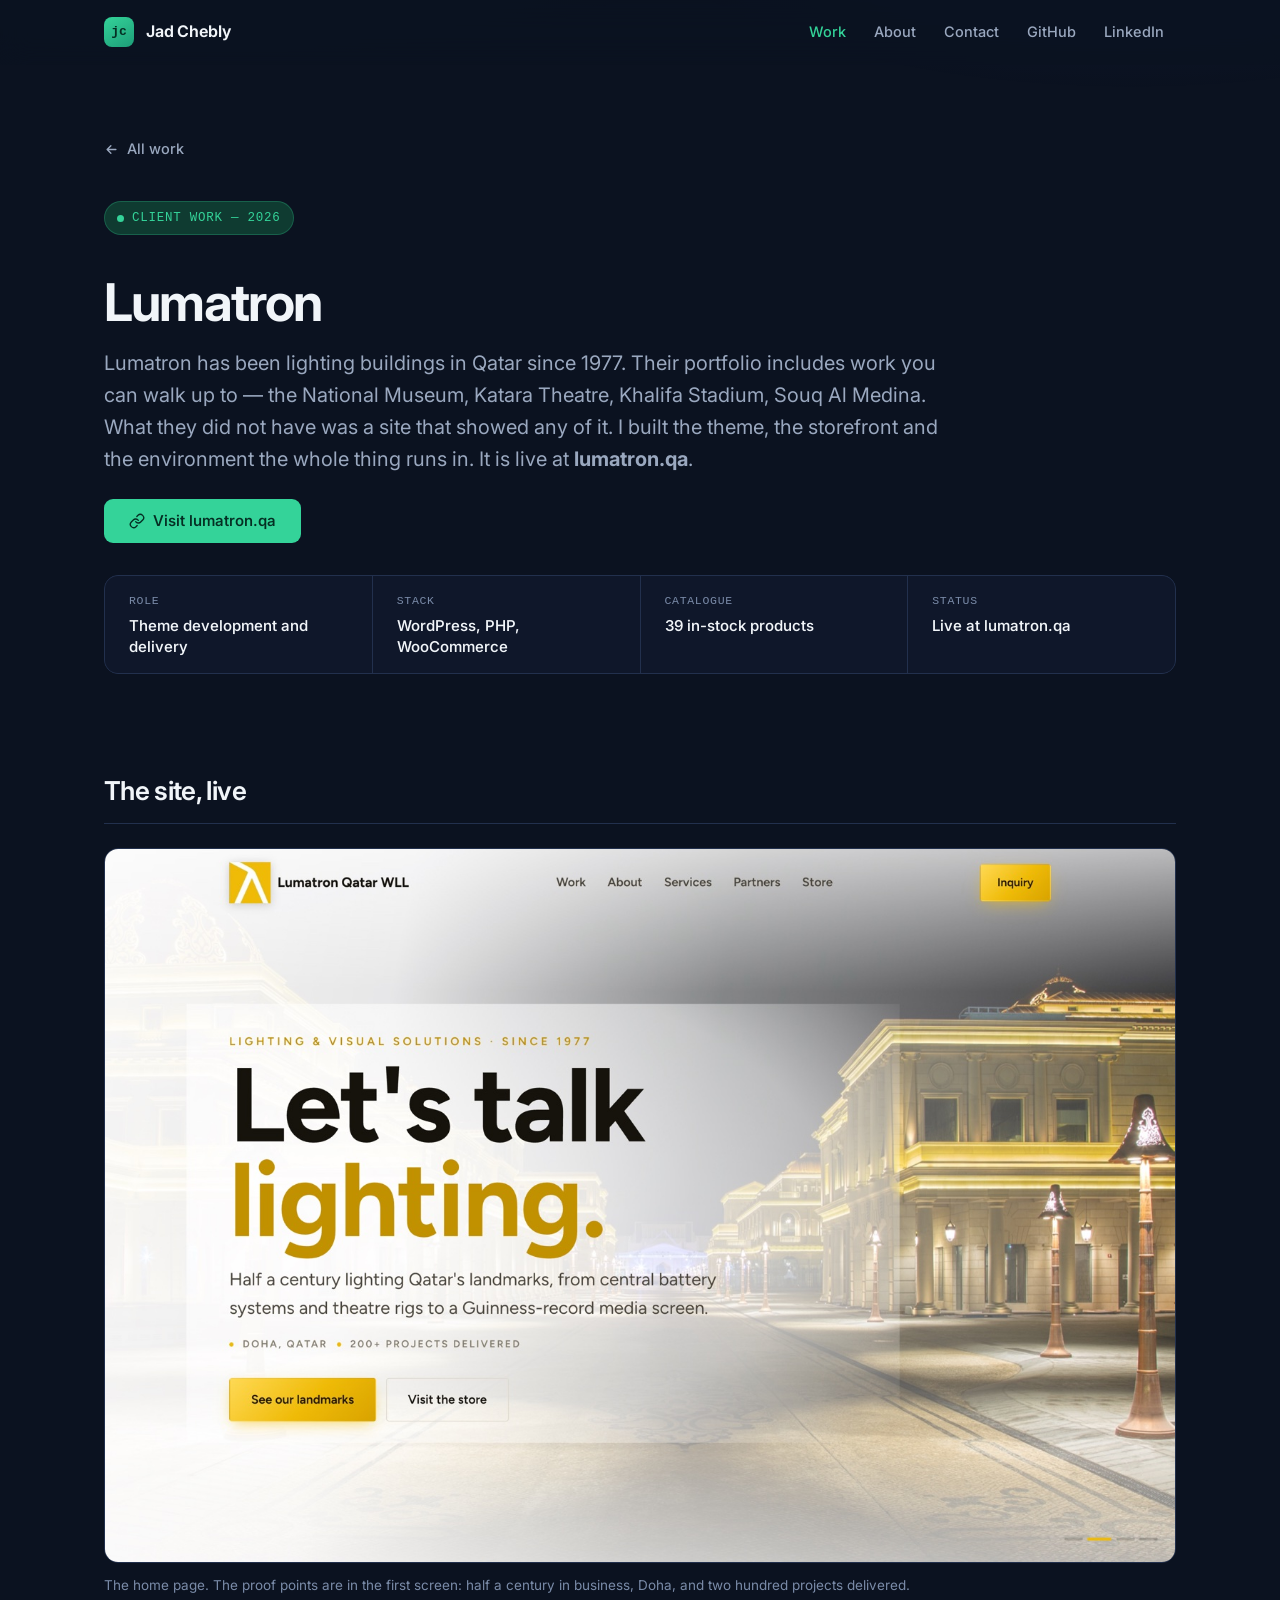
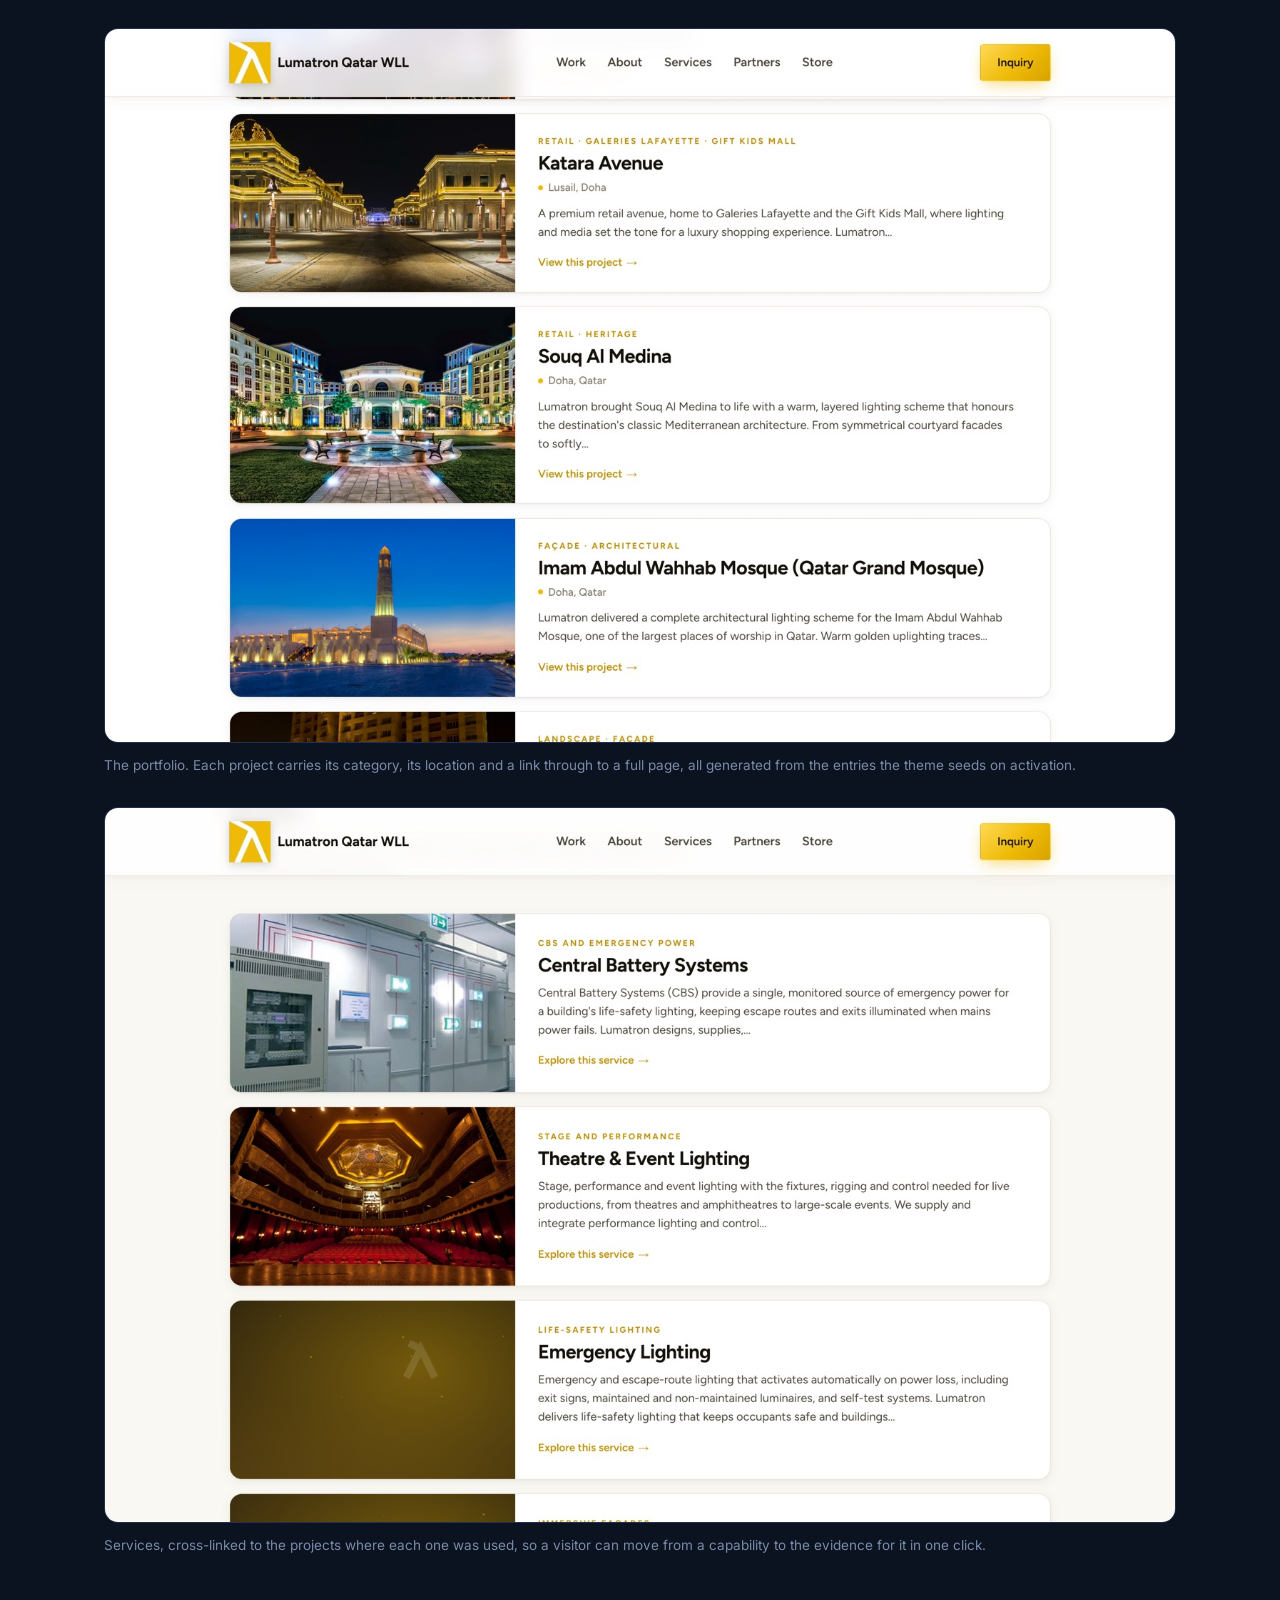
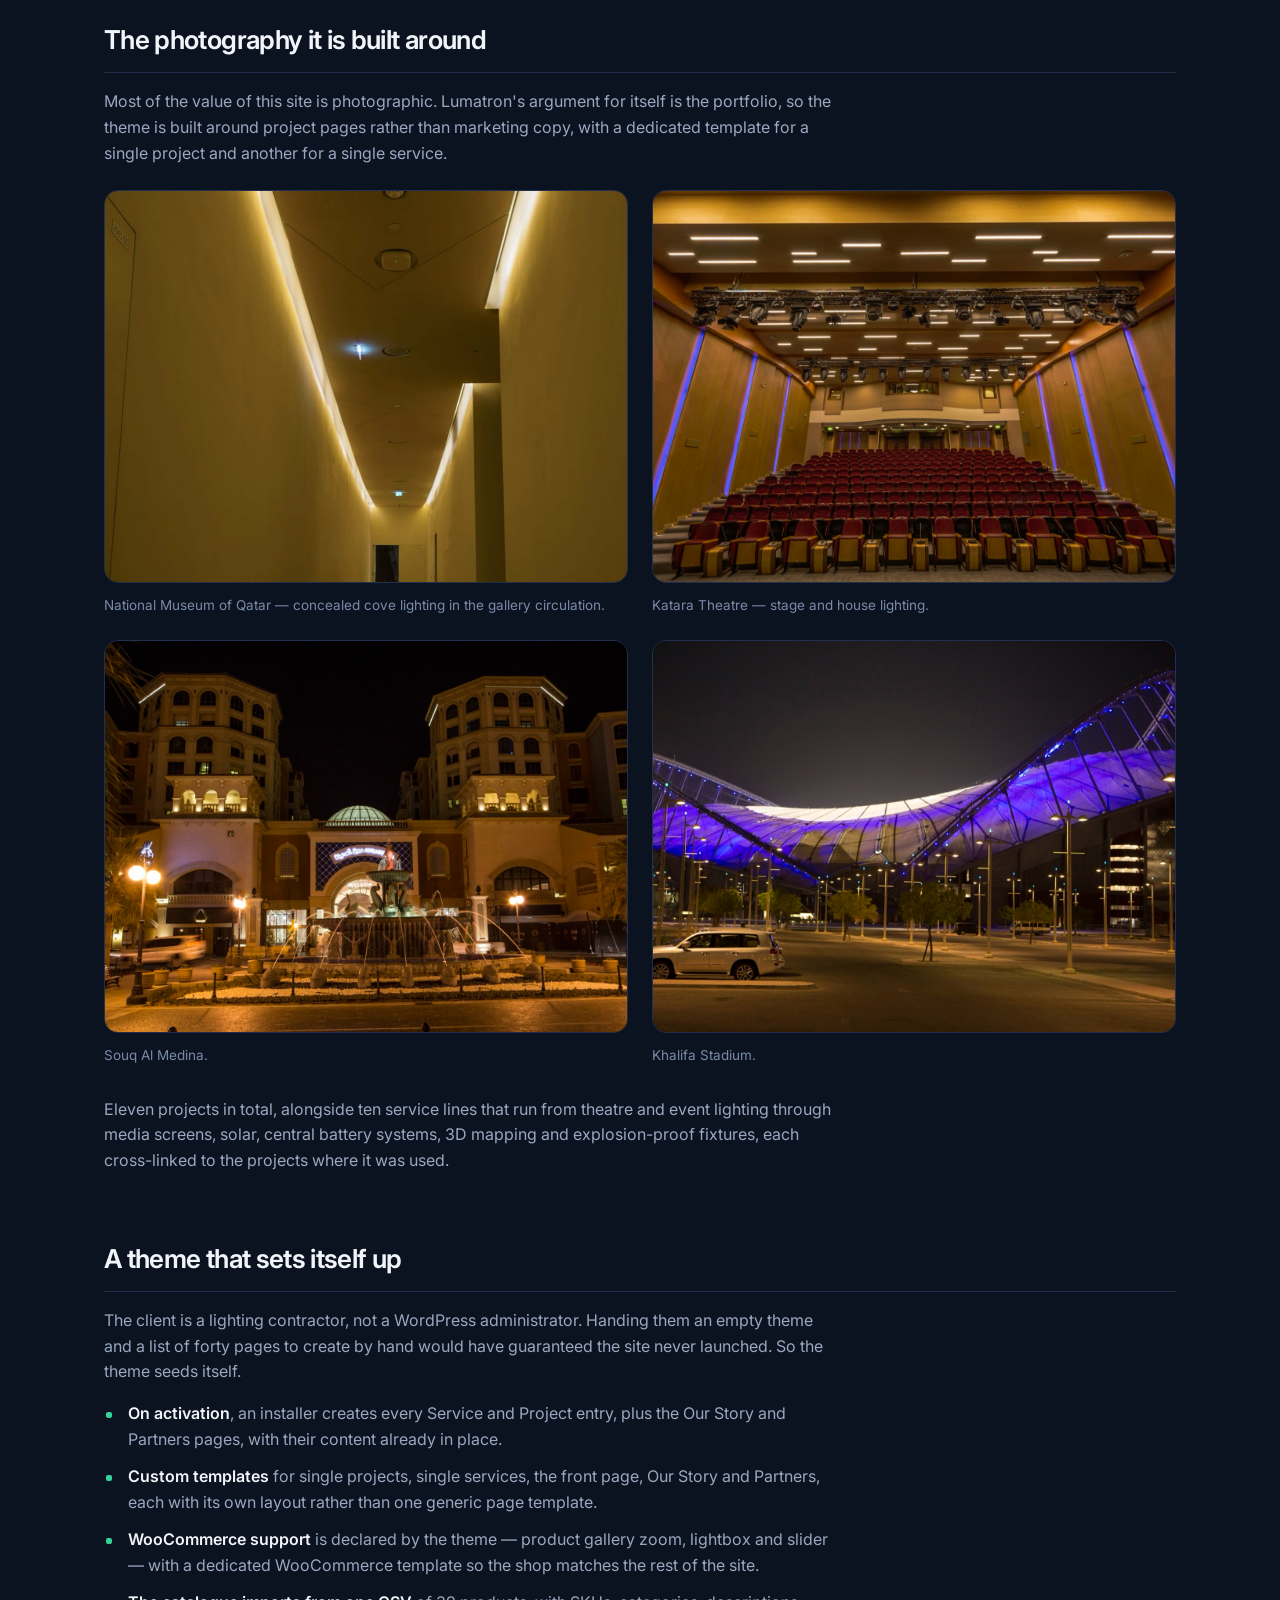
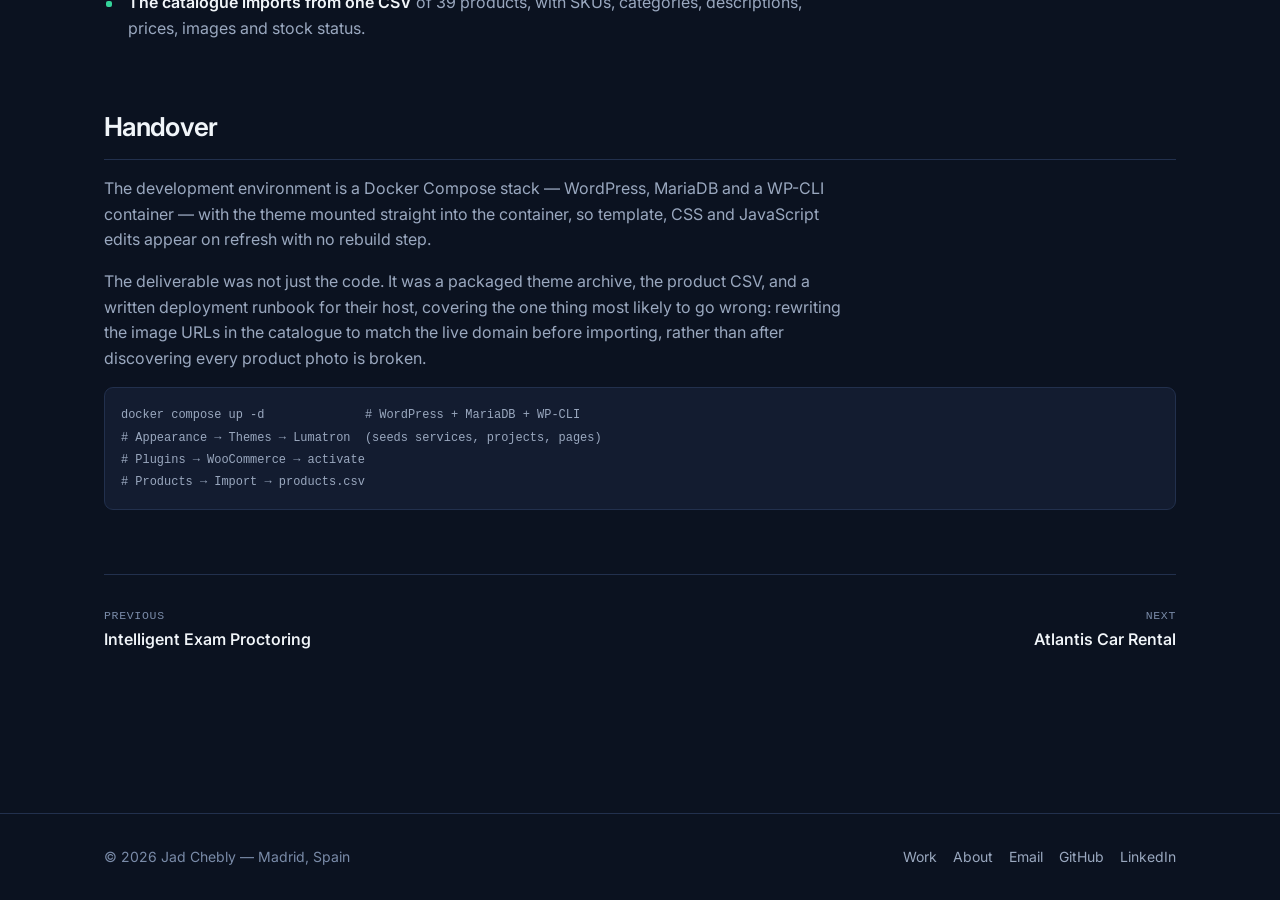
<file: projects/lumatron.html>
<!doctype html>
<html lang="en">
<head>
<meta charset="utf-8">
<meta name="viewport" content="width=device-width, initial-scale=1">
<title>Lumatron — Jad Chebly</title>
<meta name="description" content="A custom WordPress theme and WooCommerce storefront for a Qatari lighting contractor operating since 1977, with a self-seeding project and service catalogue.">
<meta name="theme-color" content="#0b1220">
<link rel="preconnect" href="https://fonts.googleapis.com">
<link rel="preconnect" href="https://fonts.gstatic.com" crossorigin>
<link href="https://fonts.googleapis.com/css2?family=Inter:wght@300;400;500;600;700&display=swap" rel="stylesheet">
<link rel="stylesheet" href="../assets/css/style.css">
<link rel="icon" href="data:image/svg+xml,<svg xmlns='http://www.w3.org/2000/svg' viewBox='0 0 100 100'><rect width='100' height='100' rx='22' fill='%2334d399'/><text y='.9em' x='50%25' text-anchor='middle' font-size='58' font-family='monospace' font-weight='700' fill='%23052e23'>jc</text></svg>">
</head>
<body>

<a class="skip" href="#main">Skip to content</a>

<header class="site-header">
  <div class="wrap">
    <a class="brand" href="../index.html">
      <span class="brand-mark" aria-hidden="true">jc</span>
      <span>Jad Chebly</span>
    </a>
    <nav class="nav" aria-label="Primary">
      <a href="../index.html#work" class="is-active">Work</a>
      <a href="../index.html#about" class="nav-hide-sm">About</a>
      <a href="../index.html#contact">Contact</a>
      <a href="https://github.com/jadchebly" rel="noopener">GitHub</a>
      <a href="https://www.linkedin.com/in/jad-chebly-82ba051b3" class="nav-hide-sm" rel="noopener">LinkedIn</a>
    </nav>
  </div>
</header>

<main id="main">

<section class="project-hero">
  <div class="wrap">
    <a class="back-link" href="../index.html#work">
      <svg width="15" height="15" viewBox="0 0 24 24" fill="none" stroke="currentColor" stroke-width="2.2" stroke-linecap="round" stroke-linejoin="round" aria-hidden="true"><path d="M19 12H5M11 18l-6-6 6-6"/></svg>
      All work
    </a>

    <p class="eyebrow"><span class="dot" aria-hidden="true"></span> Client work — 2026</p>
    <h1>Lumatron</h1>
    <p class="lede">
      Lumatron has been lighting buildings in Qatar since 1977. Their portfolio includes work you
      can walk up to — the National Museum, Katara Theatre, Khalifa Stadium, Souq Al Medina. What
      they did not have was a site that showed any of it. I built the theme, the storefront and the
      environment the whole thing runs in. It is live at <strong>lumatron.qa</strong>.
    </p>

    <p><a class="btn btn-primary" href="https://lumatron.qa" rel="noopener">
      <svg width="16" height="16" viewBox="0 0 24 24" fill="none" stroke="currentColor" stroke-width="2" stroke-linecap="round" stroke-linejoin="round" aria-hidden="true"><path d="M10 13a5 5 0 0 0 7.54.54l3-3a5 5 0 0 0-7.07-7.07l-1.72 1.71"/><path d="M14 11a5 5 0 0 0-7.54-.54l-3 3a5 5 0 0 0 7.07 7.07l1.71-1.71"/></svg>
      Visit lumatron.qa
    </a></p>

    <dl class="facts">
      <div class="fact"><dt>Role</dt><dd>Theme development and delivery</dd></div>
      <div class="fact"><dt>Stack</dt><dd>WordPress, PHP, WooCommerce</dd></div>
      <div class="fact"><dt>Catalogue</dt><dd>39 in-stock products</dd></div>
      <div class="fact"><dt>Status</dt><dd>Live at lumatron.qa</dd></div>
    </dl>
  </div>
</section>

<section class="project-body">
  <div class="wrap">

    <div class="block">
      <h2>The site, live</h2>

      <div class="shots">
        <figure class="shot">
          <img src="../assets/img/lumatron-site-home.jpg" alt="The Lumatron home page: a headline reading Let's talk lighting over a photograph of a lit Doha landmark, with the tagline lighting and visual solutions since 1977" loading="lazy" width="1500" height="1000">
          <figcaption>
            The home page. The proof points are in the first screen: half a century in business,
            Doha, and two hundred projects delivered.
          </figcaption>
        </figure>
      </div>

      <div class="shots">
        <figure class="shot">
          <img src="../assets/img/lumatron-site-work.jpg" alt="The project portfolio section listing Katara Avenue, Souq Al Medina and the Imam Abdul Wahhab Mosque, each with a night photograph, a category, a location and a summary" loading="lazy" width="1500" height="1000">
          <figcaption>
            The portfolio. Each project carries its category, its location and a link through to a
            full page, all generated from the entries the theme seeds on activation.
          </figcaption>
        </figure>
      </div>

      <div class="shots">
        <figure class="shot">
          <img src="../assets/img/lumatron-site-services.jpg" alt="The services section with cards for central battery systems, theatre and event lighting and emergency lighting, each with a photograph and a link" loading="lazy" width="1500" height="1000">
          <figcaption>
            Services, cross-linked to the projects where each one was used, so a visitor can move
            from a capability to the evidence for it in one click.
          </figcaption>
        </figure>
      </div>
    </div>

    <div class="block">
      <h2>The photography it is built around</h2>
      <p>
        Most of the value of this site is photographic. Lumatron's argument for itself is the
        portfolio, so the theme is built around project pages rather than marketing copy, with a
        dedicated template for a single project and another for a single service.
      </p>

      <div class="shots two photos">
        <figure class="shot">
          <img src="../assets/img/lumatron-museum.jpg" alt="A museum corridor lit by continuous concealed cove lighting running the length of the ceiling" loading="lazy" width="1000" height="1500">
          <figcaption>National Museum of Qatar — concealed cove lighting in the gallery circulation.</figcaption>
        </figure>
        <figure class="shot">
          <img src="../assets/img/lumatron-theatre.jpg" alt="Katara Theatre auditorium with the overhead rig lit and red seating illuminated below" loading="lazy" width="1500" height="1000">
          <figcaption>Katara Theatre — stage and house lighting.</figcaption>
        </figure>
        <figure class="shot">
          <img src="../assets/img/lumatron-souq.jpg" alt="Souq Al Medina at night: warm facade lighting across the buildings and an illuminated fountain in the plaza" loading="lazy" width="1500" height="1000">
          <figcaption>Souq Al Medina.</figcaption>
        </figure>
        <figure class="shot">
          <img src="../assets/img/lumatron-stadium.jpg" alt="Khalifa Stadium at night, its canopy and arches lit in blue and violet, seen from the approach road" loading="lazy" width="1500" height="1000">
          <figcaption>Khalifa Stadium.</figcaption>
        </figure>
      </div>
      <p>
        Eleven projects in total, alongside ten service lines that run from theatre and event
        lighting through media screens, solar, central battery systems, 3D mapping and
        explosion-proof fixtures, each cross-linked to the projects where it was used.
      </p>
    </div>

    <div class="block">
      <h2>A theme that sets itself up</h2>
      <p>
        The client is a lighting contractor, not a WordPress administrator. Handing them an empty
        theme and a list of forty pages to create by hand would have guaranteed the site never
        launched. So the theme seeds itself.
      </p>
      <ul>
        <li><strong>On activation</strong>, an installer creates every Service and Project entry, plus the Our Story and Partners pages, with their content already in place.</li>
        <li><strong>Custom templates</strong> for single projects, single services, the front page, Our Story and Partners, each with its own layout rather than one generic page template.</li>
        <li><strong>WooCommerce support</strong> is declared by the theme — product gallery zoom, lightbox and slider — with a dedicated WooCommerce template so the shop matches the rest of the site.</li>
        <li><strong>The catalogue imports from one CSV</strong> of 39 products, with SKUs, categories, descriptions, prices, images and stock status.</li>
      </ul>
    </div>

    <div class="block">
      <h2>Handover</h2>
      <p>
        The development environment is a Docker Compose stack — WordPress, MariaDB and a WP-CLI
        container — with the theme mounted straight into the container, so template, CSS and
        JavaScript edits appear on refresh with no rebuild step.
      </p>
      <p>
        The deliverable was not just the code. It was a packaged theme archive, the product CSV, and
        a written deployment runbook for their host, covering the one thing most likely to go wrong:
        rewriting the image URLs in the catalogue to match the live domain before importing, rather
        than after discovering every product photo is broken.
      </p>
      <pre><code>docker compose up -d              # WordPress + MariaDB + WP-CLI
# Appearance → Themes → Lumatron  (seeds services, projects, pages)
# Plugins → WooCommerce → activate
# Products → Import → products.csv</code></pre>
    </div>

    <div class="pager">
      <a href="exam-proctoring.html"><span>Previous</span>Intelligent Exam Proctoring</a>
      <a class="next" href="atlantis-car-rental.html"><span>Next</span>Atlantis Car Rental</a>
    </div>

  </div>
</section>

</main>

<footer class="site-footer">
  <div class="wrap">
    <p>© <span id="year">2026</span> Jad Chebly — Madrid, Spain</p>
    <div class="footer-links">
      <a href="../index.html#work">Work</a>
      <a href="../index.html#about">About</a>
      <a href="mailto:chebly.jad@gmail.com">Email</a>
      <a href="https://github.com/jadchebly" rel="noopener">GitHub</a>
      <a href="https://www.linkedin.com/in/jad-chebly-82ba051b3" rel="noopener">LinkedIn</a>
    </div>
  </div>
</footer>

<script>document.getElementById('year').textContent = new Date().getFullYear();</script>
<script src="../assets/js/main.js" defer></script>
</body>
</html>
</file>
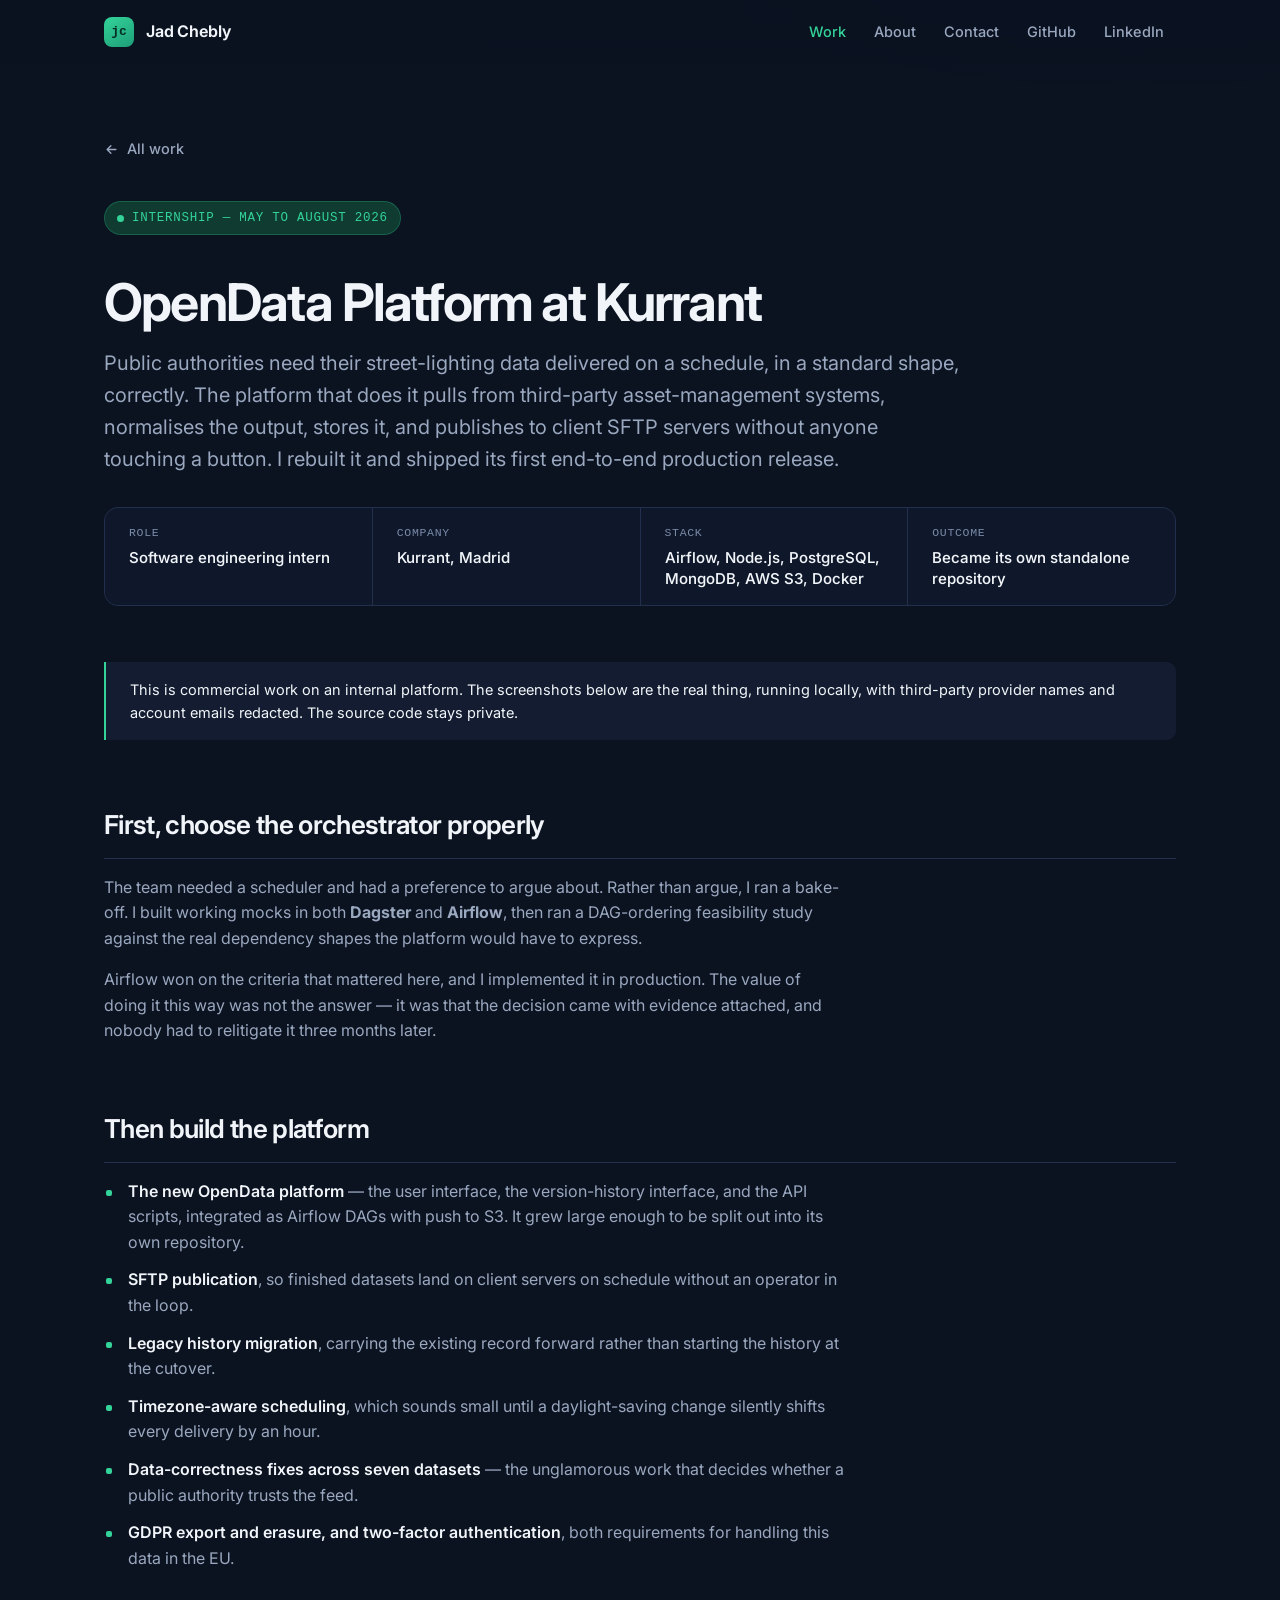
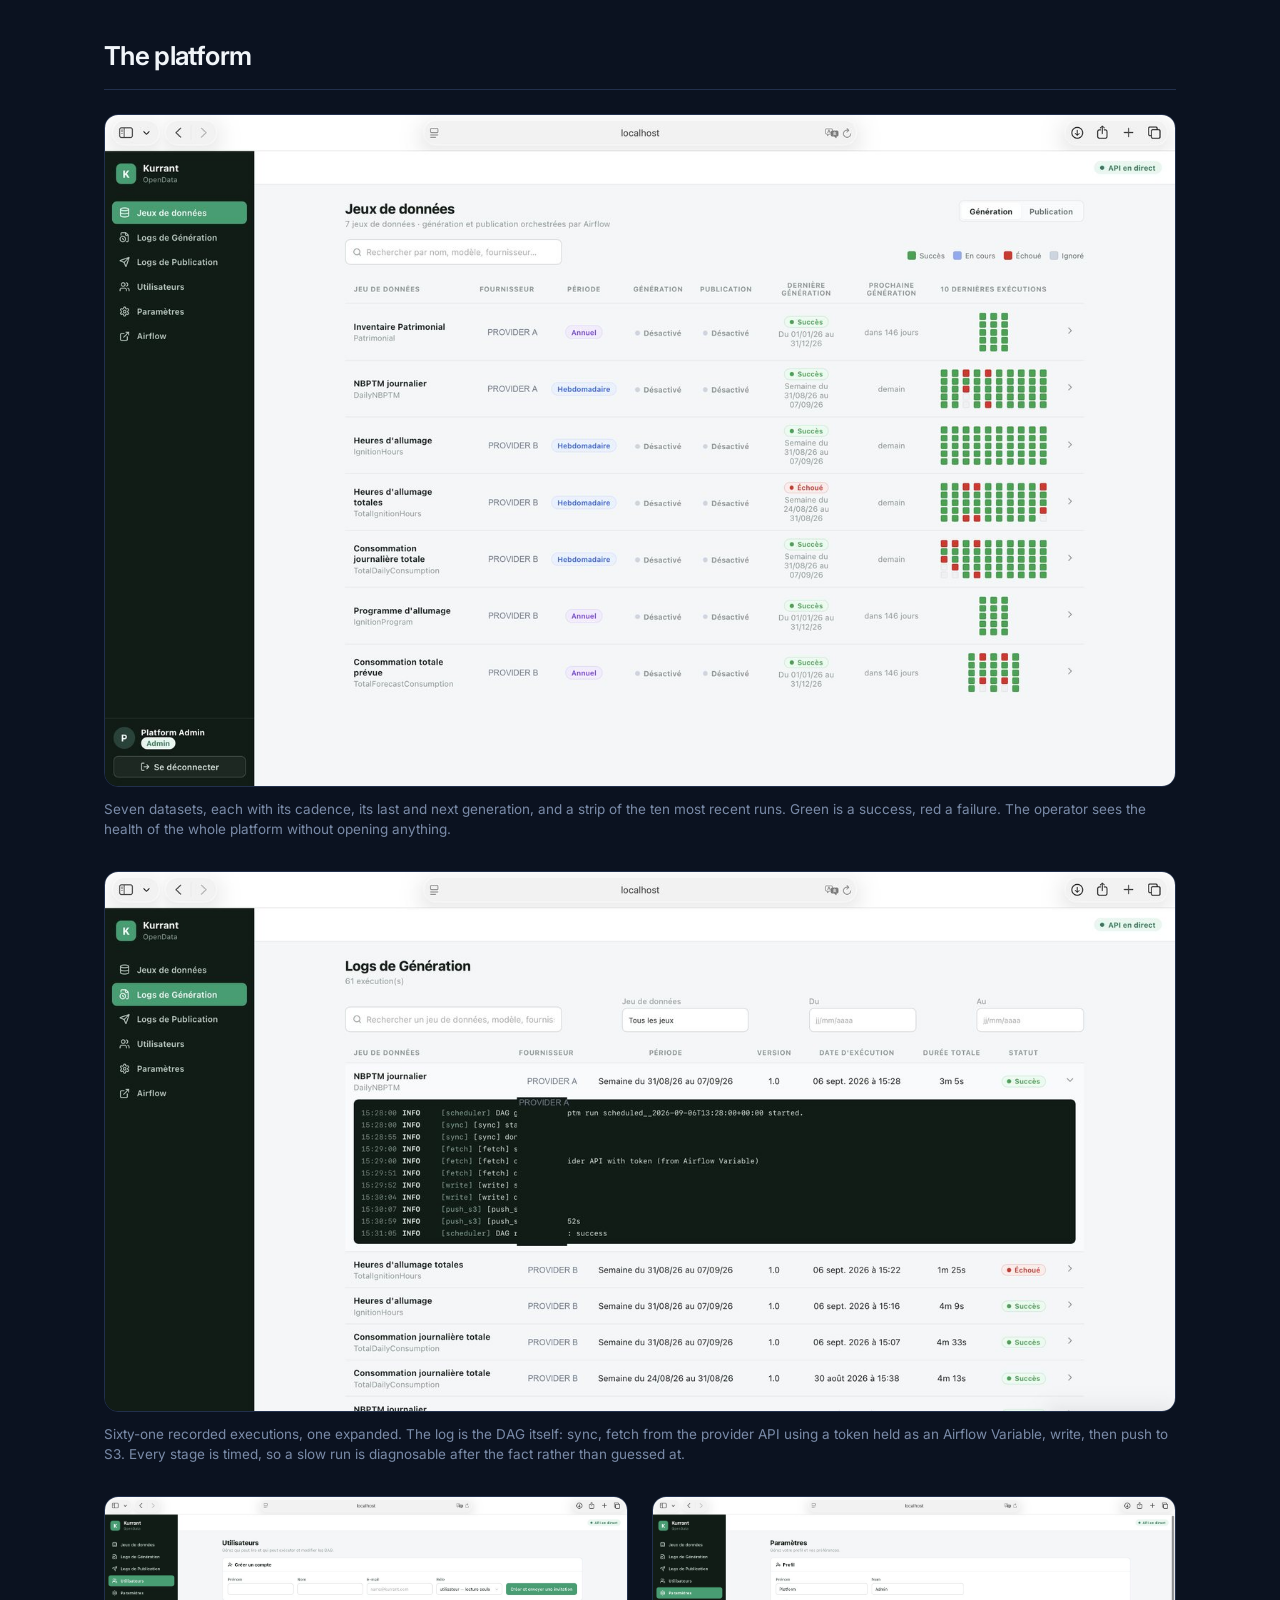
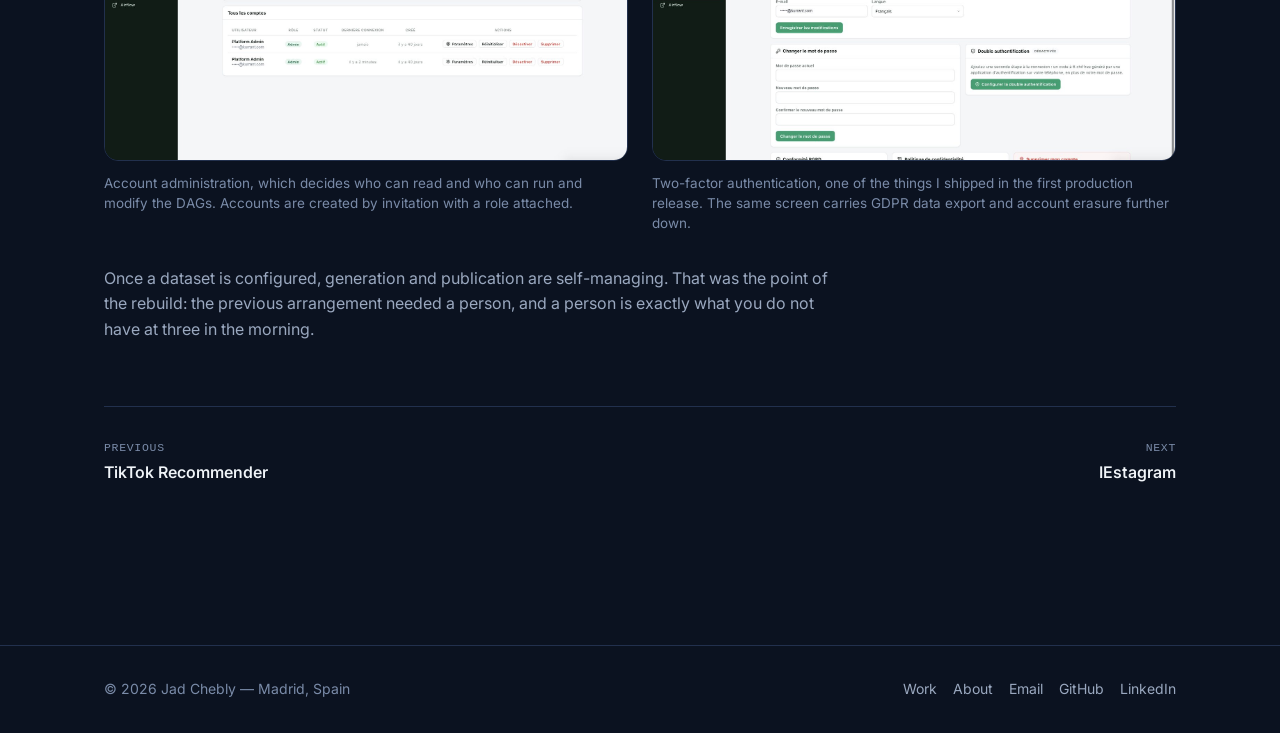
<file: projects/opendata-platform.html>
<!doctype html>
<html lang="en">
<head>
<meta charset="utf-8">
<meta name="viewport" content="width=device-width, initial-scale=1">
<title>OpenData Platform at Kurrant — Jad Chebly</title>
<meta name="description" content="Software engineering internship at Kurrant: an orchestrator bake-off between Dagster and Airflow, then building the new open-data platform and shipping its first end-to-end production release.">
<meta name="theme-color" content="#0b1220">
<link rel="preconnect" href="https://fonts.googleapis.com">
<link rel="preconnect" href="https://fonts.gstatic.com" crossorigin>
<link href="https://fonts.googleapis.com/css2?family=Inter:wght@300;400;500;600;700&display=swap" rel="stylesheet">
<link rel="stylesheet" href="../assets/css/style.css">
<link rel="icon" href="data:image/svg+xml,<svg xmlns='http://www.w3.org/2000/svg' viewBox='0 0 100 100'><rect width='100' height='100' rx='22' fill='%2334d399'/><text y='.9em' x='50%25' text-anchor='middle' font-size='58' font-family='monospace' font-weight='700' fill='%23052e23'>jc</text></svg>">
</head>
<body>

<a class="skip" href="#main">Skip to content</a>

<header class="site-header">
  <div class="wrap">
    <a class="brand" href="../index.html">
      <span class="brand-mark" aria-hidden="true">jc</span>
      <span>Jad Chebly</span>
    </a>
    <nav class="nav" aria-label="Primary">
      <a href="../index.html#work" class="is-active">Work</a>
      <a href="../index.html#about" class="nav-hide-sm">About</a>
      <a href="../index.html#contact">Contact</a>
      <a href="https://github.com/jadchebly" rel="noopener">GitHub</a>
      <a href="https://www.linkedin.com/in/jad-chebly-82ba051b3" class="nav-hide-sm" rel="noopener">LinkedIn</a>
    </nav>
  </div>
</header>

<main id="main">

<section class="project-hero">
  <div class="wrap">
    <a class="back-link" href="../index.html#work">
      <svg width="15" height="15" viewBox="0 0 24 24" fill="none" stroke="currentColor" stroke-width="2.2" stroke-linecap="round" stroke-linejoin="round" aria-hidden="true"><path d="M19 12H5M11 18l-6-6 6-6"/></svg>
      All work
    </a>

    <p class="eyebrow"><span class="dot" aria-hidden="true"></span> Internship — May to August 2026</p>
    <h1>OpenData Platform at Kurrant</h1>
    <p class="lede">
      Public authorities need their street-lighting data delivered on a schedule, in a standard
      shape, correctly. The platform that does it pulls from third-party asset-management systems,
      normalises the output, stores it, and publishes to client SFTP servers without anyone
      touching a button. I rebuilt it and shipped its first end-to-end production release.
    </p>

    <dl class="facts">
      <div class="fact"><dt>Role</dt><dd>Software engineering intern</dd></div>
      <div class="fact"><dt>Company</dt><dd>Kurrant, Madrid</dd></div>
      <div class="fact"><dt>Stack</dt><dd>Airflow, Node.js, PostgreSQL, MongoDB, AWS S3, Docker</dd></div>
      <div class="fact"><dt>Outcome</dt><dd>Became its own standalone repository</dd></div>
    </dl>
  </div>
</section>

<section class="project-body">
  <div class="wrap">

    <div class="note">
      <p>
        This is commercial work on an internal platform. The screenshots below are the real thing,
        running locally, with third-party provider names and account emails redacted. The source
        code stays private.
      </p>
    </div>

    <div class="block">
      <h2>First, choose the orchestrator properly</h2>
      <p>
        The team needed a scheduler and had a preference to argue about. Rather than argue, I ran a
        bake-off. I built working mocks in both <strong>Dagster</strong> and <strong>Airflow</strong>,
        then ran a DAG-ordering feasibility study against the real dependency shapes the platform
        would have to express.
      </p>
      <p>
        Airflow won on the criteria that mattered here, and I implemented it in production. The value
        of doing it this way was not the answer — it was that the decision came with evidence
        attached, and nobody had to relitigate it three months later.
      </p>
    </div>

    <div class="block">
      <h2>Then build the platform</h2>
      <ul>
        <li><strong>The new OpenData platform</strong> — the user interface, the version-history interface, and the API scripts, integrated as Airflow DAGs with push to S3. It grew large enough to be split out into its own repository.</li>
        <li><strong>SFTP publication</strong>, so finished datasets land on client servers on schedule without an operator in the loop.</li>
        <li><strong>Legacy history migration</strong>, carrying the existing record forward rather than starting the history at the cutover.</li>
        <li><strong>Timezone-aware scheduling</strong>, which sounds small until a daylight-saving change silently shifts every delivery by an hour.</li>
        <li><strong>Data-correctness fixes across seven datasets</strong> — the unglamorous work that decides whether a public authority trusts the feed.</li>
        <li><strong>GDPR export and erasure, and two-factor authentication</strong>, both requirements for handling this data in the EU.</li>
      </ul>
    </div>

    <div class="block">
      <h2>The platform</h2>
      <div class="shots">
        <figure class="shot">
          <img src="../assets/img/opendata-datasets.jpg" alt="The platform's dataset list: seven datasets with their provider, cadence, generation and publication status, last and next run, and a grid of the ten most recent execution outcomes" loading="lazy" width="1500" height="940">
          <figcaption>
            Seven datasets, each with its cadence, its last and next generation, and a strip of the
            ten most recent runs. Green is a success, red a failure. The operator sees the health of
            the whole platform without opening anything.
          </figcaption>
        </figure>
      </div>

      <div class="shots">
        <figure class="shot">
          <img src="../assets/img/opendata-logs.jpg" alt="Generation logs listing 61 executions, with one expanded to show the Airflow DAG run: sync, fetch from the provider API, write, and push to S3, ending in success" loading="lazy" width="1500" height="755">
          <figcaption>
            Sixty-one recorded executions, one expanded. The log is the DAG itself: sync, fetch from
            the provider API using a token held as an Airflow Variable, write, then push to S3.
            Every stage is timed, so a slow run is diagnosable after the fact rather than guessed at.
          </figcaption>
        </figure>
      </div>

      <div class="shots two">
        <figure class="shot">
          <img src="../assets/img/opendata-users.jpg" alt="User administration: a form to create an account with a role, and a table of accounts with role, status, last login and actions" loading="lazy" width="1500" height="755">
          <figcaption>
            Account administration, which decides who can read and who can run and modify the DAGs.
            Accounts are created by invitation with a role attached.
          </figcaption>
        </figure>
        <figure class="shot">
          <img src="../assets/img/opendata-settings.jpg" alt="Account settings with profile fields, a change-password form, and a two-factor authentication card offering to configure a six-digit code from an authenticator app" loading="lazy" width="1500" height="755">
          <figcaption>
            Two-factor authentication, one of the things I shipped in the first production release.
            The same screen carries GDPR data export and account erasure further down.
          </figcaption>
        </figure>
      </div>

      <p>
        Once a dataset is configured, generation and publication are self-managing. That was the
        point of the rebuild: the previous arrangement needed a person, and a person is exactly what
        you do not have at three in the morning.
      </p>
    </div>

    <div class="pager">
      <a href="tiktok-recommender.html"><span>Previous</span>TikTok Recommender</a>
      <a class="next" href="iestagram.html"><span>Next</span>IEstagram</a>
    </div>

  </div>
</section>

</main>

<footer class="site-footer">
  <div class="wrap">
    <p>© <span id="year">2026</span> Jad Chebly — Madrid, Spain</p>
    <div class="footer-links">
      <a href="../index.html#work">Work</a>
      <a href="../index.html#about">About</a>
      <a href="mailto:chebly.jad@gmail.com">Email</a>
      <a href="https://github.com/jadchebly" rel="noopener">GitHub</a>
      <a href="https://www.linkedin.com/in/jad-chebly-82ba051b3" rel="noopener">LinkedIn</a>
    </div>
  </div>
</footer>

<script>document.getElementById('year').textContent = new Date().getFullYear();</script>
<script src="../assets/js/main.js" defer></script>
</body>
</html>
</file>
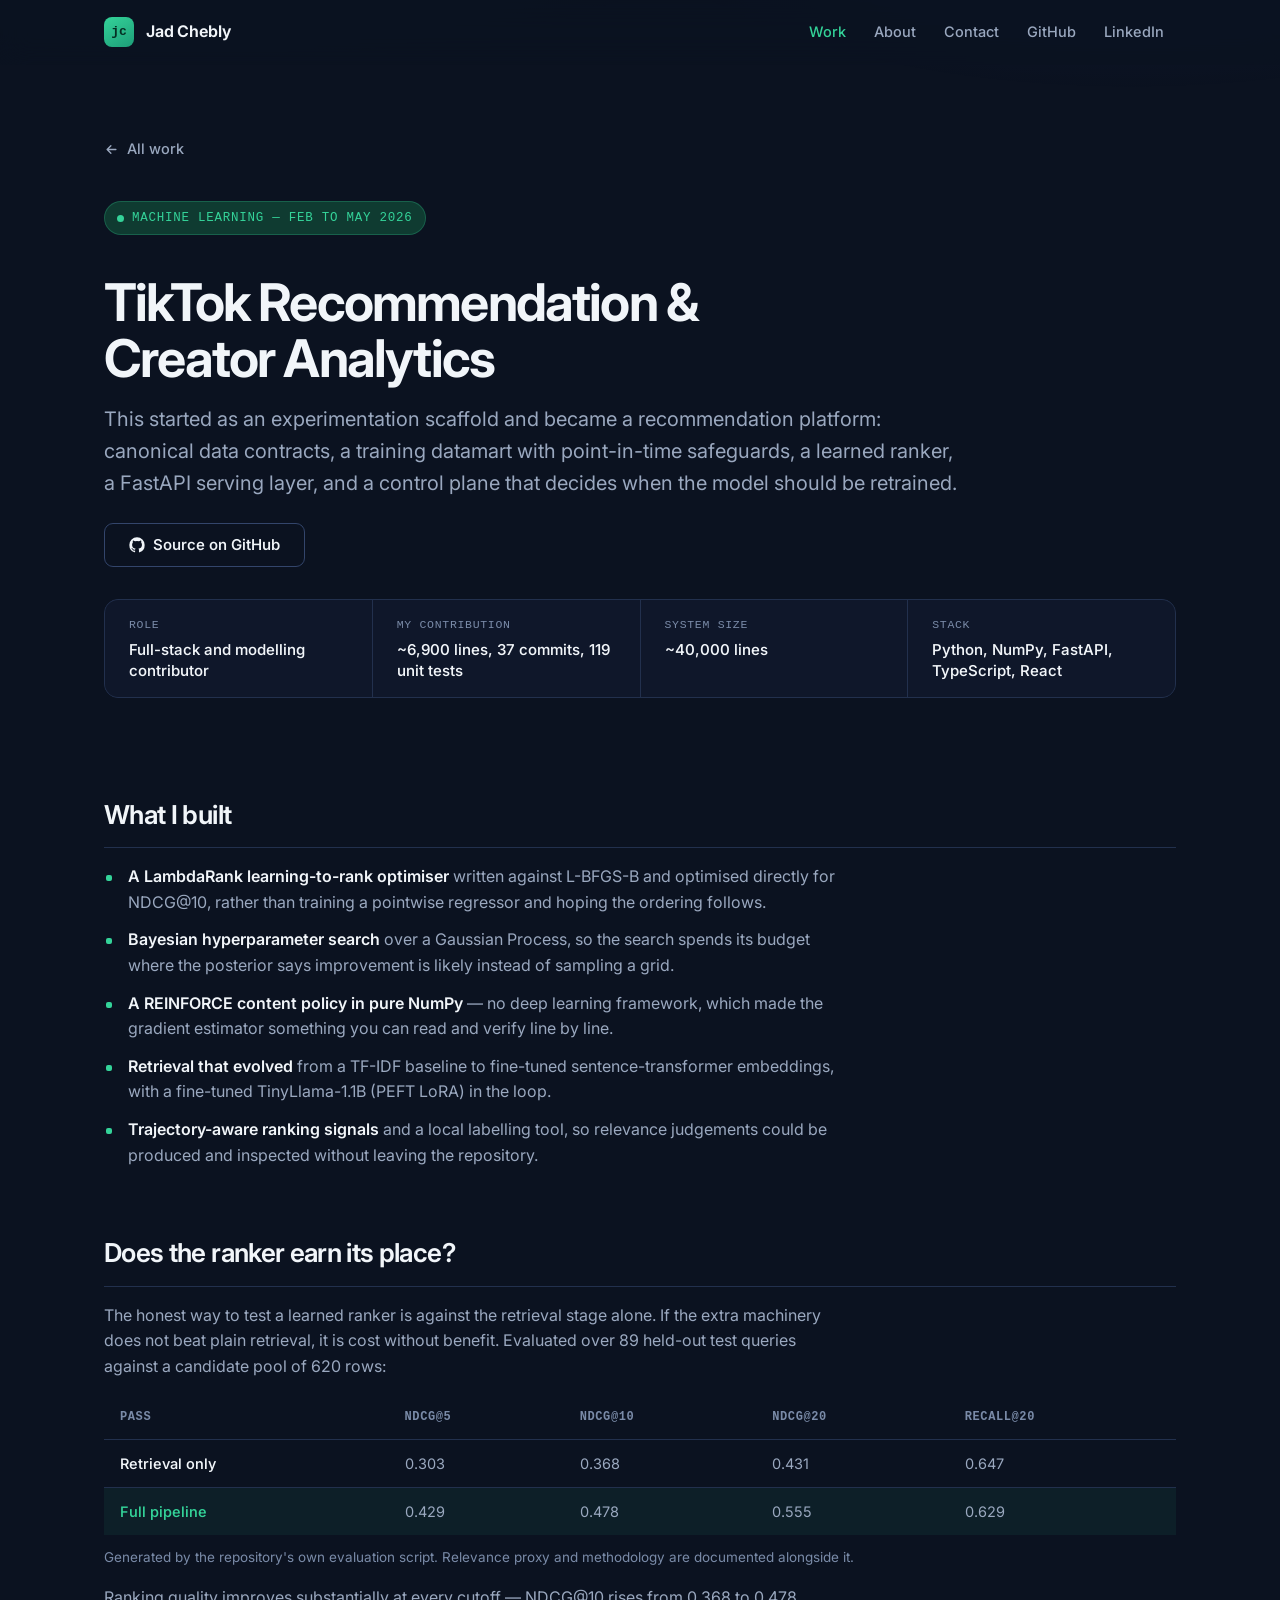
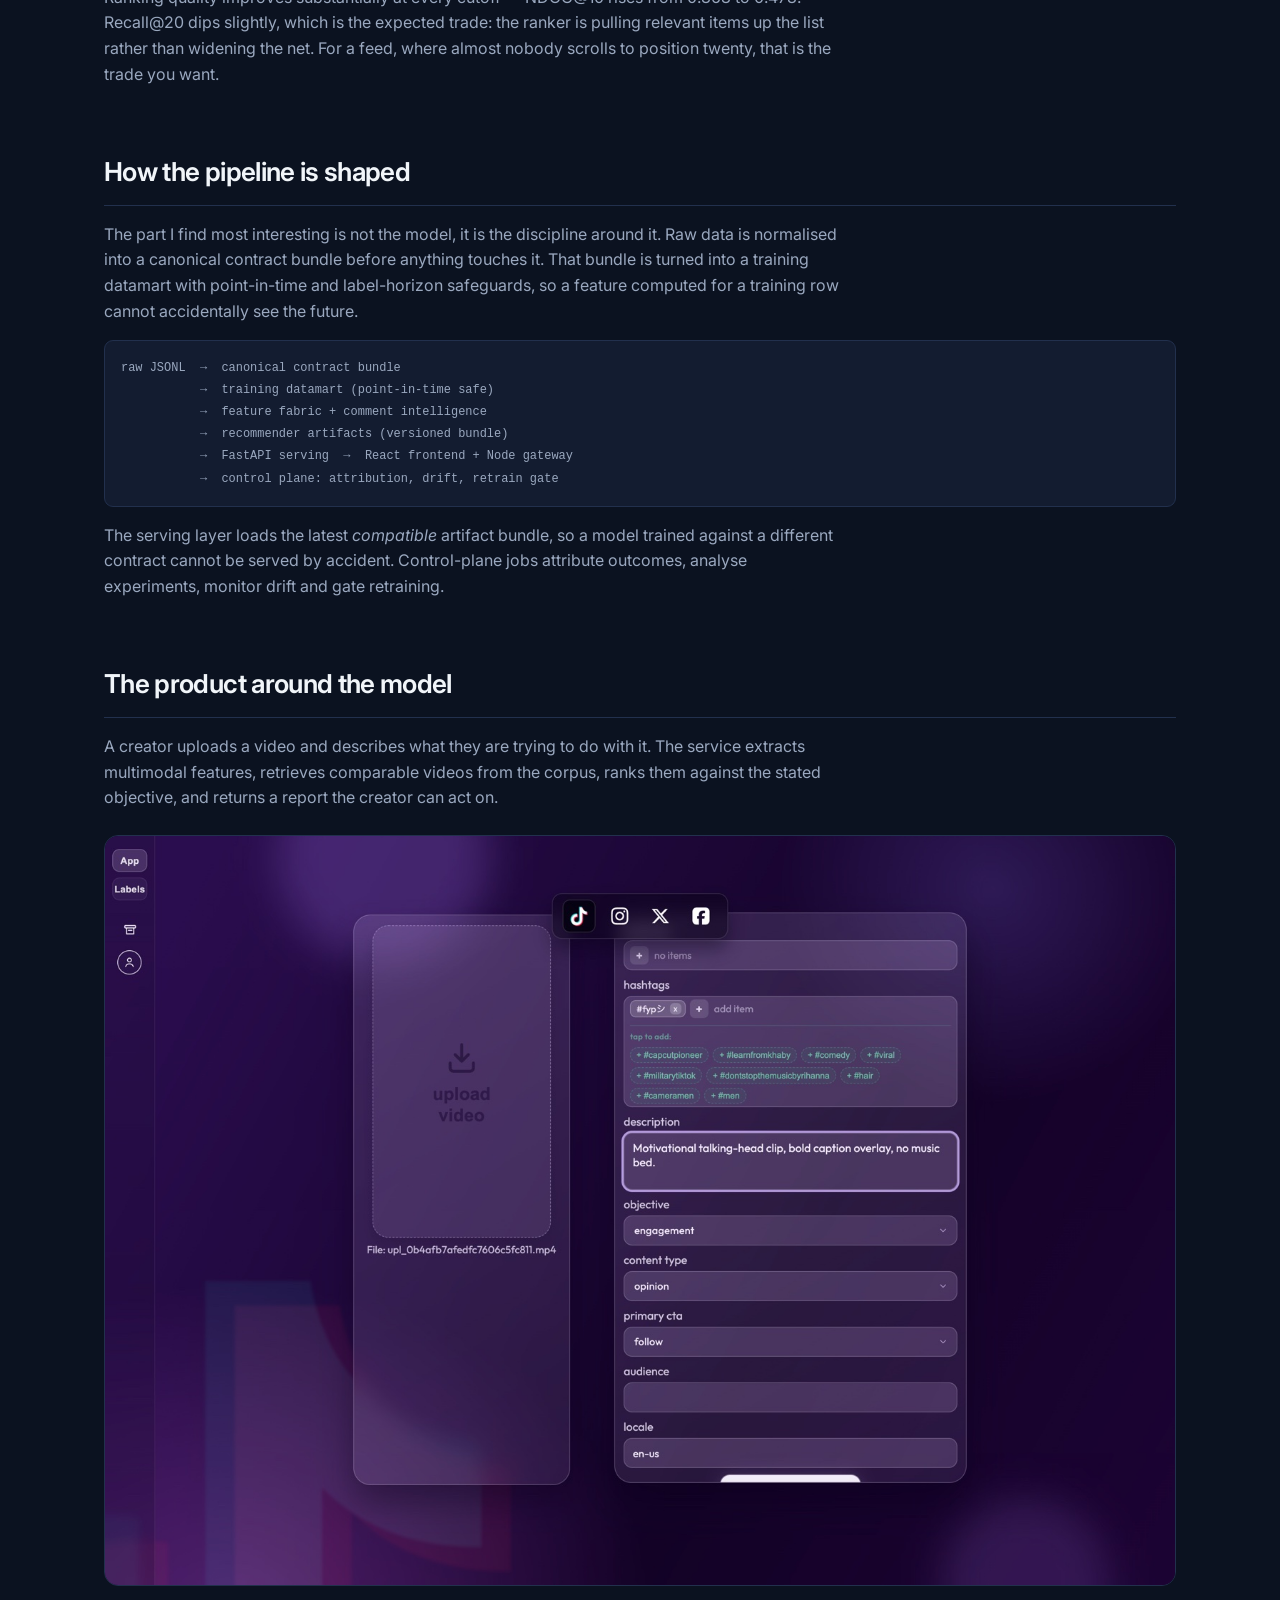
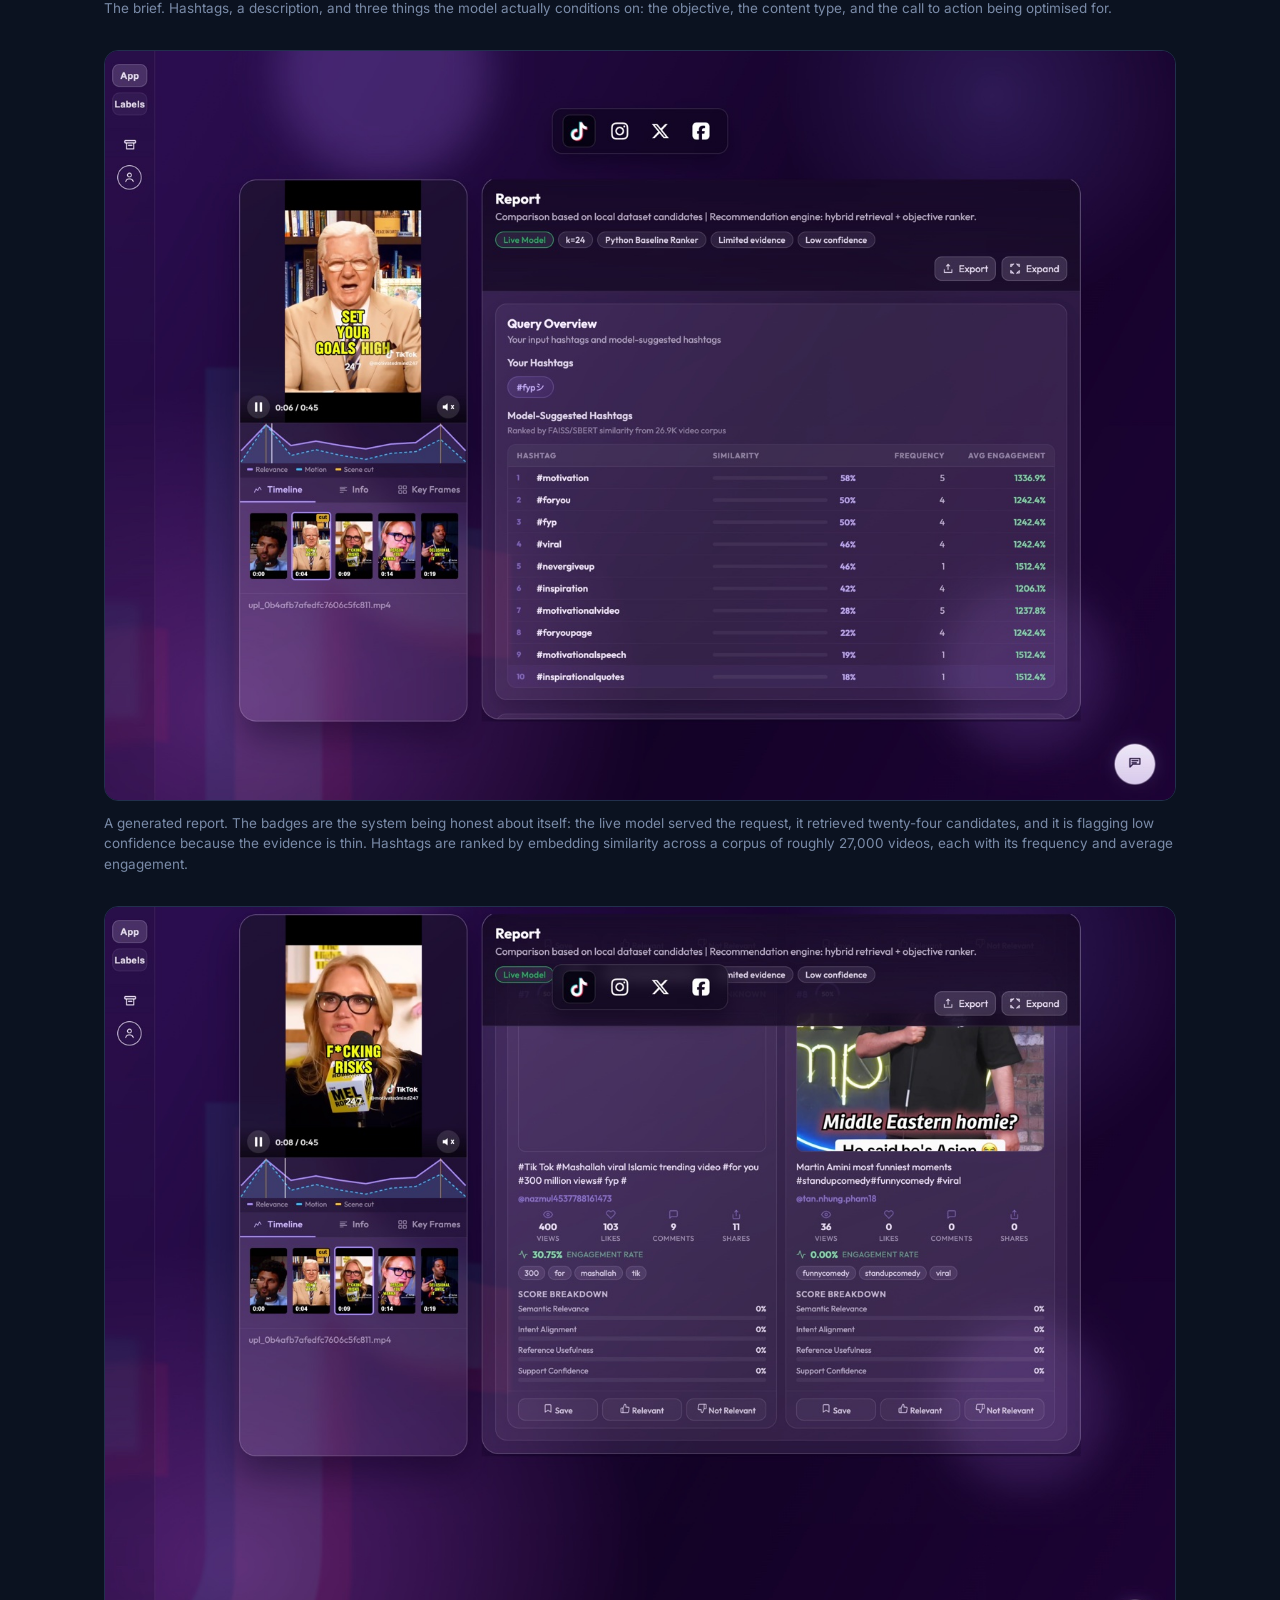
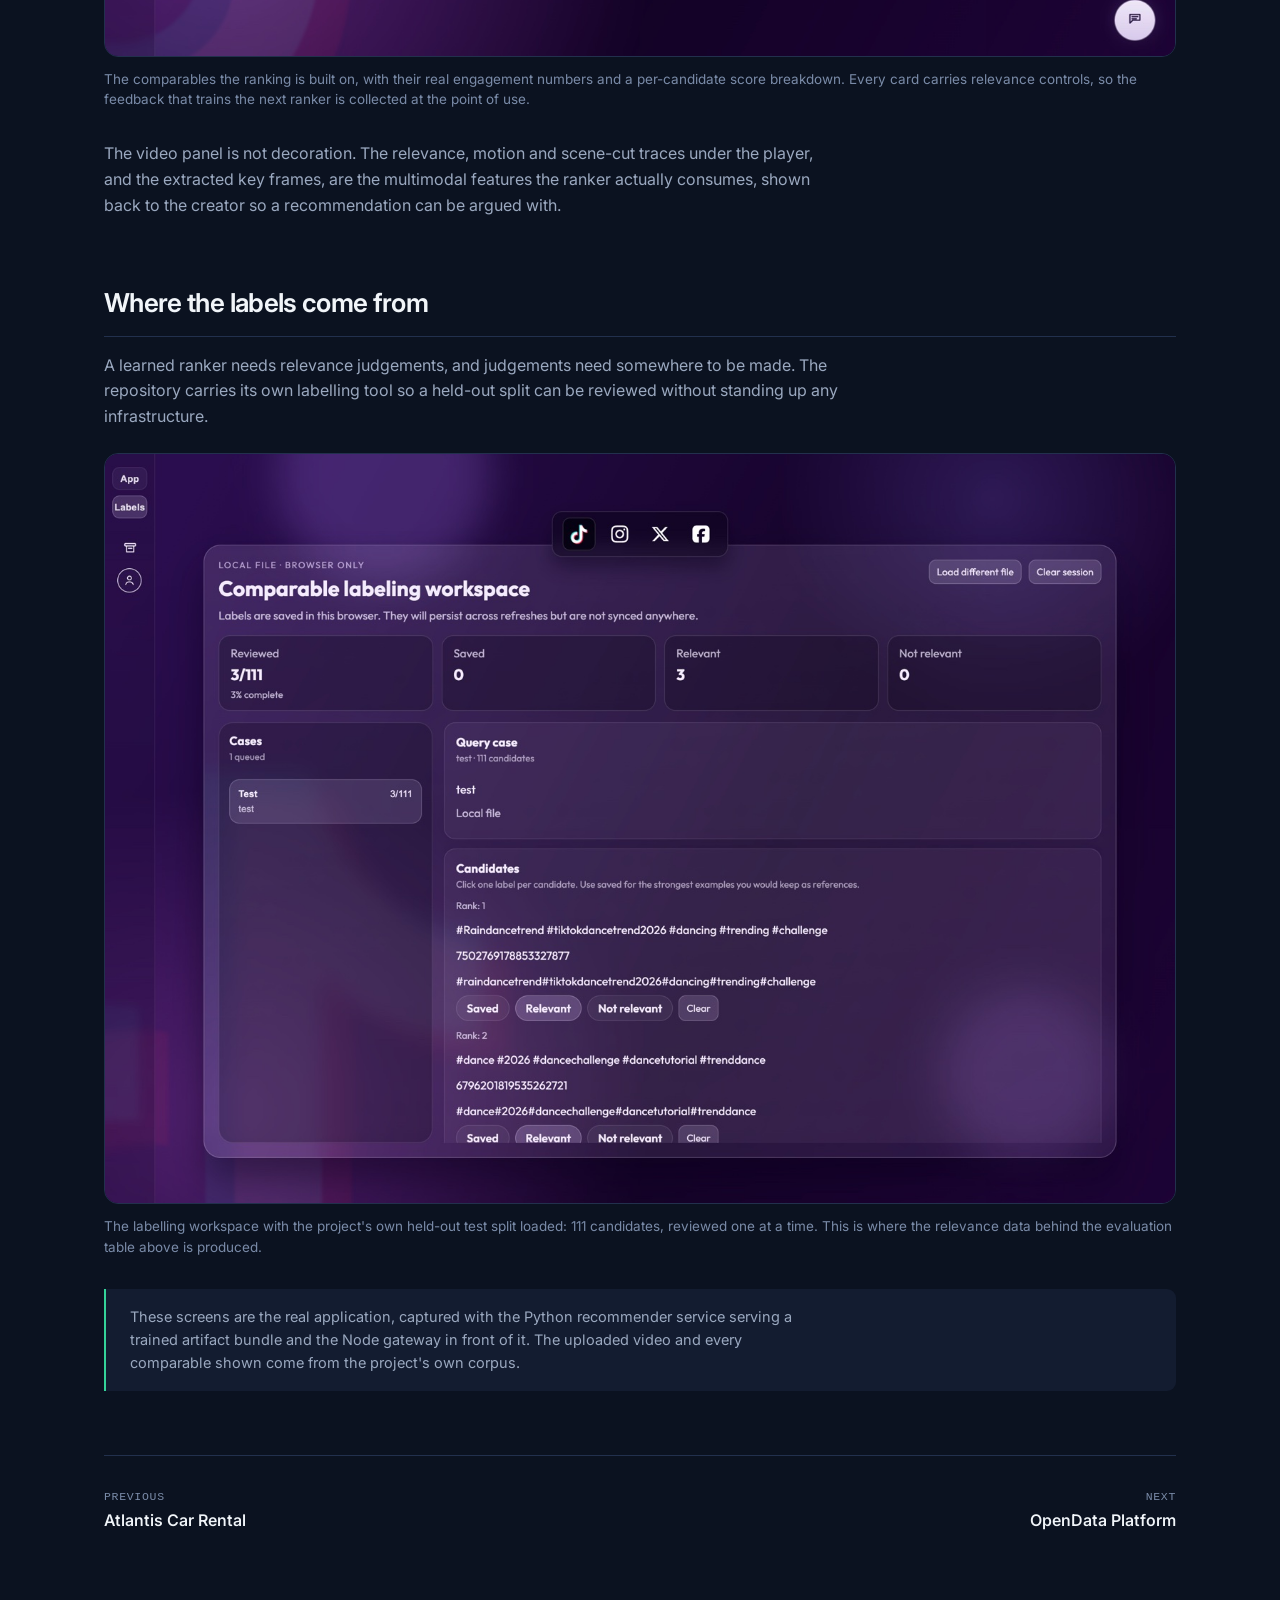
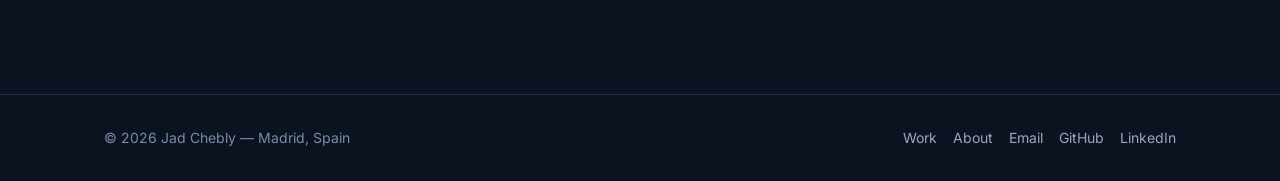
<file: projects/tiktok-recommender.html>
<!doctype html>
<html lang="en">
<head>
<meta charset="utf-8">
<meta name="viewport" content="width=device-width, initial-scale=1">
<title>TikTok Recommendation &amp; Creator Analytics — Jad Chebly</title>
<meta name="description" content="A learning-to-rank recommendation platform with a LambdaRank optimiser, fine-tuned embeddings, FastAPI serving and a control plane for drift and retrain decisions.">
<meta name="theme-color" content="#0b1220">
<link rel="preconnect" href="https://fonts.googleapis.com">
<link rel="preconnect" href="https://fonts.gstatic.com" crossorigin>
<link href="https://fonts.googleapis.com/css2?family=Inter:wght@300;400;500;600;700&display=swap" rel="stylesheet">
<link rel="stylesheet" href="../assets/css/style.css">
<link rel="icon" href="data:image/svg+xml,<svg xmlns='http://www.w3.org/2000/svg' viewBox='0 0 100 100'><rect width='100' height='100' rx='22' fill='%2334d399'/><text y='.9em' x='50%25' text-anchor='middle' font-size='58' font-family='monospace' font-weight='700' fill='%23052e23'>jc</text></svg>">
</head>
<body>

<a class="skip" href="#main">Skip to content</a>

<header class="site-header">
  <div class="wrap">
    <a class="brand" href="../index.html">
      <span class="brand-mark" aria-hidden="true">jc</span>
      <span>Jad Chebly</span>
    </a>
    <nav class="nav" aria-label="Primary">
      <a href="../index.html#work" class="is-active">Work</a>
      <a href="../index.html#about" class="nav-hide-sm">About</a>
      <a href="../index.html#contact">Contact</a>
      <a href="https://github.com/jadchebly" rel="noopener">GitHub</a>
      <a href="https://www.linkedin.com/in/jad-chebly-82ba051b3" class="nav-hide-sm" rel="noopener">LinkedIn</a>
    </nav>
  </div>
</header>

<main id="main">

<section class="project-hero">
  <div class="wrap">
    <a class="back-link" href="../index.html#work">
      <svg width="15" height="15" viewBox="0 0 24 24" fill="none" stroke="currentColor" stroke-width="2.2" stroke-linecap="round" stroke-linejoin="round" aria-hidden="true"><path d="M19 12H5M11 18l-6-6 6-6"/></svg>
      All work
    </a>

    <p class="eyebrow"><span class="dot" aria-hidden="true"></span> Machine learning — Feb to May 2026</p>
    <h1>TikTok Recommendation &amp; Creator Analytics</h1>
    <p class="lede">
      This started as an experimentation scaffold and became a recommendation platform: canonical
      data contracts, a training datamart with point-in-time safeguards, a learned ranker, a FastAPI
      serving layer, and a control plane that decides when the model should be retrained.
    </p>

    <p><a class="btn btn-ghost" href="https://github.com/PredictiveSocialMedia/Tik-Tok-Recommendation-System" rel="noopener">
      <svg width="16" height="16" viewBox="0 0 24 24" fill="currentColor" aria-hidden="true"><path d="M12 .5A11.5 11.5 0 0 0 .5 12a11.5 11.5 0 0 0 7.86 10.92c.58.1.79-.25.79-.56v-2c-3.2.7-3.88-1.37-3.88-1.37-.53-1.34-1.29-1.7-1.29-1.7-1.05-.72.08-.7.08-.7 1.16.08 1.77 1.19 1.77 1.19 1.03 1.77 2.7 1.26 3.36.96.1-.75.4-1.26.73-1.55-2.56-.29-5.25-1.28-5.25-5.7 0-1.26.45-2.29 1.19-3.1-.12-.3-.52-1.47.11-3.06 0 0 .97-.31 3.18 1.18a11 11 0 0 1 5.8 0c2.2-1.49 3.17-1.18 3.17-1.18.63 1.59.23 2.76.12 3.05.74.82 1.18 1.85 1.18 3.11 0 4.43-2.69 5.4-5.26 5.69.41.36.78 1.06.78 2.14v3.17c0 .31.21.67.8.56A11.5 11.5 0 0 0 23.5 12 11.5 11.5 0 0 0 12 .5Z"/></svg>
      Source on GitHub
    </a></p>

    <dl class="facts">
      <div class="fact"><dt>Role</dt><dd>Full-stack and modelling contributor</dd></div>
      <div class="fact"><dt>My contribution</dt><dd>~6,900 lines, 37 commits, 119 unit tests</dd></div>
      <div class="fact"><dt>System size</dt><dd>~40,000 lines</dd></div>
      <div class="fact"><dt>Stack</dt><dd>Python, NumPy, FastAPI, TypeScript, React</dd></div>
    </dl>
  </div>
</section>

<section class="project-body">
  <div class="wrap">

    <div class="block">
      <h2>What I built</h2>
      <ul>
        <li><strong>A LambdaRank learning-to-rank optimiser</strong> written against L-BFGS-B and optimised directly for NDCG@10, rather than training a pointwise regressor and hoping the ordering follows.</li>
        <li><strong>Bayesian hyperparameter search</strong> over a Gaussian Process, so the search spends its budget where the posterior says improvement is likely instead of sampling a grid.</li>
        <li><strong>A REINFORCE content policy in pure NumPy</strong> — no deep learning framework, which made the gradient estimator something you can read and verify line by line.</li>
        <li><strong>Retrieval that evolved</strong> from a TF-IDF baseline to fine-tuned sentence-transformer embeddings, with a fine-tuned TinyLlama-1.1B (PEFT LoRA) in the loop.</li>
        <li><strong>Trajectory-aware ranking signals</strong> and a local labelling tool, so relevance judgements could be produced and inspected without leaving the repository.</li>
      </ul>
    </div>

    <div class="block">
      <h2>Does the ranker earn its place?</h2>
      <p>
        The honest way to test a learned ranker is against the retrieval stage alone. If the extra
        machinery does not beat plain retrieval, it is cost without benefit. Evaluated over 89 held-out
        test queries against a candidate pool of 620 rows:
      </p>

      <div class="table-scroll">
        <table>
          <caption>Generated by the repository's own evaluation script. Relevance proxy and methodology are documented alongside it.</caption>
          <thead>
            <tr><th scope="col">Pass</th><th scope="col">NDCG@5</th><th scope="col">NDCG@10</th><th scope="col">NDCG@20</th><th scope="col">Recall@20</th></tr>
          </thead>
          <tbody>
            <tr><td>Retrieval only</td><td>0.303</td><td>0.368</td><td>0.431</td><td>0.647</td></tr>
            <tr class="is-best"><td>Full pipeline</td><td>0.429</td><td>0.478</td><td>0.555</td><td>0.629</td></tr>
          </tbody>
        </table>
      </div>

      <p>
        Ranking quality improves substantially at every cutoff — NDCG@10 rises from 0.368 to 0.478.
        Recall@20 dips slightly, which is the expected trade: the ranker is pulling relevant items
        up the list rather than widening the net. For a feed, where almost nobody scrolls to
        position twenty, that is the trade you want.
      </p>
    </div>

    <div class="block">
      <h2>How the pipeline is shaped</h2>
      <p>
        The part I find most interesting is not the model, it is the discipline around it. Raw data
        is normalised into a canonical contract bundle before anything touches it. That bundle is
        turned into a training datamart with point-in-time and label-horizon safeguards, so a
        feature computed for a training row cannot accidentally see the future.
      </p>
      <pre><code>raw JSONL  →  canonical contract bundle
           →  training datamart (point-in-time safe)
           →  feature fabric + comment intelligence
           →  recommender artifacts (versioned bundle)
           →  FastAPI serving  →  React frontend + Node gateway
           →  control plane: attribution, drift, retrain gate</code></pre>
      <p>
        The serving layer loads the latest <em>compatible</em> artifact bundle, so a model trained
        against a different contract cannot be served by accident. Control-plane jobs attribute
        outcomes, analyse experiments, monitor drift and gate retraining.
      </p>
    </div>

    <div class="block">
      <h2>The product around the model</h2>
      <p>
        A creator uploads a video and describes what they are trying to do with it. The service
        extracts multimodal features, retrieves comparable videos from the corpus, ranks them
        against the stated objective, and returns a report the creator can act on.
      </p>

      <div class="shots">
        <figure class="shot">
          <img src="../assets/img/tiktok-brief.jpg" alt="The upload screen with a video attached, showing fields for mentions, hashtags, a description, and selectors for objective, content type and primary call to action" loading="lazy" width="1500" height="1050">
          <figcaption>
            The brief. Hashtags, a description, and three things the model actually conditions on:
            the objective, the content type, and the call to action being optimised for.
          </figcaption>
        </figure>
      </div>

      <div class="shots">
        <figure class="shot">
          <img src="../assets/img/tiktok-report.jpg" alt="The generated report: the uploaded video with a relevance, motion and scene-cut timeline and extracted key frames, beside a table of model-suggested hashtags ranked by similarity with frequency and average engagement" loading="lazy" width="1500" height="1050">
          <figcaption>
            A generated report. The badges are the system being honest about itself: the live model
            served the request, it retrieved twenty-four candidates, and it is flagging low
            confidence because the evidence is thin. Hashtags are ranked by embedding similarity
            across a corpus of roughly 27,000 videos, each with its frequency and average engagement.
          </figcaption>
        </figure>
      </div>

      <div class="shots">
        <figure class="shot">
          <img src="../assets/img/tiktok-comparables.jpg" alt="Comparable videos returned by the recommender, each with views, likes, comments, shares, engagement rate, a score breakdown, and buttons to mark it relevant or not relevant" loading="lazy" width="1500" height="1050">
          <figcaption>
            The comparables the ranking is built on, with their real engagement numbers and a
            per-candidate score breakdown. Every card carries relevance controls, so the feedback
            that trains the next ranker is collected at the point of use.
          </figcaption>
        </figure>
      </div>

      <p>
        The video panel is not decoration. The relevance, motion and scene-cut traces under the
        player, and the extracted key frames, are the multimodal features the ranker actually
        consumes, shown back to the creator so a recommendation can be argued with.
      </p>
    </div>

    <div class="block">
      <h2>Where the labels come from</h2>
      <p>
        A learned ranker needs relevance judgements, and judgements need somewhere to be made. The
        repository carries its own labelling tool so a held-out split can be reviewed without
        standing up any infrastructure.
      </p>

      <div class="shots">
        <figure class="shot">
          <img src="../assets/img/tiktok-labeling.jpg" alt="The labeling workspace with a test split of 111 candidates loaded from a local file, showing review progress counters and relevant, not relevant and saved controls per candidate" loading="lazy" width="1500" height="1050">
          <figcaption>
            The labelling workspace with the project's own held-out test split loaded: 111
            candidates, reviewed one at a time. This is where the relevance data behind the
            evaluation table above is produced.
          </figcaption>
        </figure>
      </div>

      <div class="note">
        <p>
          These screens are the real application, captured with the Python recommender service
          serving a trained artifact bundle and the Node gateway in front of it. The uploaded video
          and every comparable shown come from the project's own corpus.
        </p>
      </div>
    </div>

    <div class="pager">
      <a href="atlantis-car-rental.html"><span>Previous</span>Atlantis Car Rental</a>
      <a class="next" href="opendata-platform.html"><span>Next</span>OpenData Platform</a>
    </div>

  </div>
</section>

</main>

<footer class="site-footer">
  <div class="wrap">
    <p>© <span id="year">2026</span> Jad Chebly — Madrid, Spain</p>
    <div class="footer-links">
      <a href="../index.html#work">Work</a>
      <a href="../index.html#about">About</a>
      <a href="mailto:chebly.jad@gmail.com">Email</a>
      <a href="https://github.com/jadchebly" rel="noopener">GitHub</a>
      <a href="https://www.linkedin.com/in/jad-chebly-82ba051b3" rel="noopener">LinkedIn</a>
    </div>
  </div>
</footer>

<script>document.getElementById('year').textContent = new Date().getFullYear();</script>
<script src="../assets/js/main.js" defer></script>
</body>
</html>
</file>
<file: assets/css/style.css>
/* =========================================================
   Jad Chebly — portfolio
   Modern Dark. Slate ground, terminal-green accent, Inter.
   ========================================================= */

:root {
  --bg:        #0b1220;
  --bg-raise:  #0f172a;
  --surface:   #131c30;
  --surface-2: #18233b;
  --border:    #22304d;
  --border-lit:#33456b;

  --fg:        #f1f5f9;
  --fg-muted:  #9aa8bf;
  --fg-dim:    #7a8ba8;

  --accent:    #34d399;
  --accent-dim:#0f3b31;
  --accent-fg: #052e23;

  --radius:    14px;
  --radius-sm: 9px;

  --sp-1: 4px;  --sp-2: 8px;  --sp-3: 12px; --sp-4: 16px;
  --sp-5: 24px; --sp-6: 32px; --sp-7: 48px; --sp-8: 64px; --sp-9: 96px;

  --maxw: 1120px;
  --ease: cubic-bezier(0.16, 1, 0.3, 1);

  --font: 'Inter', -apple-system, BlinkMacSystemFont, 'Segoe UI', Roboto, Helvetica, Arial, sans-serif;
  --mono: ui-monospace, 'SF Mono', SFMono-Regular, Menlo, Consolas, monospace;
}

*, *::before, *::after { box-sizing: border-box; }

html { scroll-behavior: smooth; }
@media (prefers-reduced-motion: reduce) { html { scroll-behavior: auto; } }

body {
  margin: 0;
  background: var(--bg);
  color: var(--fg);
  font-family: var(--font);
  font-size: 16px;
  line-height: 1.6;
  -webkit-font-smoothing: antialiased;
  text-rendering: optimizeLegibility;
}

/* Ambient wash behind the top of the page */
body::before {
  content: "";
  position: fixed;
  inset: -20% -10% auto -10%;
  height: 70vh;
  background:
    radial-gradient(60% 55% at 22% 0%,  rgba(52, 211, 153, 0.10), transparent 70%),
    radial-gradient(50% 50% at 82% 8%, rgba(76, 110, 245, 0.10), transparent 70%);
  pointer-events: none;
  z-index: 0;
}

img { max-width: 100%; display: block; }

a { color: var(--accent); text-decoration: none; }
a:hover { text-decoration: underline; }

:focus-visible {
  outline: 2px solid var(--accent);
  outline-offset: 3px;
  border-radius: 4px;
}

.wrap {
  width: 100%;
  max-width: var(--maxw);
  margin-inline: auto;
  padding-inline: var(--sp-5);
  position: relative;
  z-index: 1;
}

.skip {
  position: absolute;
  left: -9999px;
  top: 0;
  background: var(--accent);
  color: var(--accent-fg);
  padding: var(--sp-3) var(--sp-4);
  font-weight: 600;
  z-index: 100;
}
.skip:focus { left: var(--sp-4); top: var(--sp-4); }

/* ---------------------------------------------------------
   Header
   --------------------------------------------------------- */
.site-header {
  position: sticky;
  top: 0;
  z-index: 50;
  background: rgba(11, 18, 32, 0.78);
  backdrop-filter: blur(14px);
  -webkit-backdrop-filter: blur(14px);
  border-bottom: 1px solid transparent;
  transition: border-color 200ms var(--ease), background 200ms var(--ease);
}
.site-header.is-stuck { border-bottom-color: var(--border); }

.site-header .wrap {
  display: flex;
  align-items: center;
  justify-content: space-between;
  gap: var(--sp-4);
  min-height: 64px;
}

.brand {
  display: inline-flex;
  align-items: center;
  gap: var(--sp-3);
  color: var(--fg);
  font-weight: 650;
  letter-spacing: -0.01em;
  text-decoration: none;
}
.brand:hover { text-decoration: none; }
.brand-mark {
  width: 30px; height: 30px;
  display: grid; place-items: center;
  border-radius: 8px;
  background: linear-gradient(150deg, var(--accent), #1d9e78);
  color: var(--accent-fg);
  font-family: var(--mono);
  font-size: 13px;
  font-weight: 700;
  flex: none;
}

.nav {
  display: flex;
  align-items: center;
  gap: var(--sp-1);
}
.nav a {
  color: var(--fg-muted);
  font-size: 14.5px;
  font-weight: 500;
  padding: var(--sp-2) var(--sp-3);
  border-radius: var(--radius-sm);
  min-height: 40px;
  display: inline-flex;
  align-items: center;
  transition: color 160ms var(--ease), background 160ms var(--ease);
}
.nav a:hover { color: var(--fg); background: var(--surface); text-decoration: none; }
.nav a.is-active { color: var(--accent); }

@media (max-width: 640px) {
  .nav a { padding: var(--sp-2); font-size: 14px; }
  .nav a.nav-hide-sm { display: none; }
}

/* ---------------------------------------------------------
   Buttons
   --------------------------------------------------------- */
.btn {
  display: inline-flex;
  align-items: center;
  justify-content: center;
  gap: var(--sp-2);
  min-height: 44px;
  padding: 0 var(--sp-5);
  border-radius: var(--radius-sm);
  border: 1px solid transparent;
  font: inherit;
  font-size: 15px;
  font-weight: 560;
  cursor: pointer;
  text-decoration: none;
  transition: transform 160ms var(--ease), background 160ms var(--ease),
              border-color 160ms var(--ease), color 160ms var(--ease);
}
.btn:hover { text-decoration: none; transform: translateY(-1px); }
.btn:active { transform: translateY(0); }

.btn-primary { background: var(--accent); color: var(--accent-fg); }
.btn-primary:hover { background: #4ade9f; }

.btn-ghost {
  background: transparent;
  color: var(--fg);
  border-color: var(--border-lit);
}
.btn-ghost:hover { background: var(--surface); border-color: var(--accent); }

/* ---------------------------------------------------------
   Hero
   --------------------------------------------------------- */
.hero { padding: clamp(56px, 11vw, 112px) 0 var(--sp-8); }

.eyebrow {
  display: inline-flex;
  align-items: center;
  gap: var(--sp-2);
  font-family: var(--mono);
  font-size: 12.5px;
  letter-spacing: 0.06em;
  text-transform: uppercase;
  color: var(--accent);
  background: var(--accent-dim);
  border: 1px solid rgba(52, 211, 153, 0.25);
  padding: 6px var(--sp-3);
  border-radius: 999px;
  margin: 0 0 var(--sp-5);
}
.dot {
  width: 7px; height: 7px;
  border-radius: 50%;
  background: var(--accent);
  flex: none;
}

.hero h1 {
  margin: 0 0 var(--sp-5);
  font-size: clamp(38px, 6.4vw, 68px);
  line-height: 1.05;
  letter-spacing: -0.035em;
  font-weight: 680;
  max-width: 17ch;
}
.hero h1 em {
  font-style: normal;
  color: var(--accent);
}

.hero .lede {
  margin: 0 0 var(--sp-6);
  font-size: clamp(17px, 2.1vw, 20px);
  line-height: 1.6;
  color: var(--fg-muted);
  max-width: 62ch;
}

.hero-actions {
  display: flex;
  flex-wrap: wrap;
  gap: var(--sp-3);
  margin-bottom: var(--sp-8);
}

.stats {
  display: grid;
  grid-template-columns: repeat(auto-fit, minmax(140px, 1fr));
  gap: 1px;
  background: var(--border);
  border: 1px solid var(--border);
  border-radius: var(--radius);
  overflow: hidden;
}
.stat { background: var(--bg-raise); padding: var(--sp-5); }
.stat dt {
  font-size: 12.5px;
  color: var(--fg-dim);
  letter-spacing: 0.03em;
  text-transform: uppercase;
  margin: 0 0 var(--sp-2);
}
.stat dd {
  margin: 0;
  font-size: 15px;
  font-weight: 560;
  color: var(--fg);
  line-height: 1.35;
}

/* ---------------------------------------------------------
   Sections
   --------------------------------------------------------- */
.section { padding: var(--sp-9) 0; }
.section + .section { padding-top: 0; }

.section-head {
  display: flex;
  align-items: baseline;
  justify-content: space-between;
  flex-wrap: wrap;
  gap: var(--sp-3);
  margin-bottom: var(--sp-6);
  padding-bottom: var(--sp-4);
  border-bottom: 1px solid var(--border);
}
.section-head h2 {
  margin: 0;
  font-size: clamp(24px, 3.4vw, 32px);
  letter-spacing: -0.025em;
  font-weight: 640;
}
.section-head p { margin: 0; color: var(--fg-dim); font-size: 14.5px; }

/* ---------------------------------------------------------
   Filters
   --------------------------------------------------------- */
.filters {
  display: flex;
  flex-wrap: wrap;
  gap: var(--sp-2);
  margin-bottom: var(--sp-6);
}
.filter {
  min-height: 40px;
  padding: 0 var(--sp-4);
  border-radius: 999px;
  border: 1px solid var(--border);
  background: transparent;
  color: var(--fg-muted);
  font: inherit;
  font-size: 14px;
  font-weight: 500;
  cursor: pointer;
  transition: color 160ms var(--ease), background 160ms var(--ease),
              border-color 160ms var(--ease);
}
.filter:hover { color: var(--fg); border-color: var(--border-lit); }
.filter[aria-pressed="true"] {
  background: var(--accent);
  border-color: var(--accent);
  color: var(--accent-fg);
}

/* ---------------------------------------------------------
   Project grid
   --------------------------------------------------------- */
.grid {
  display: grid;
  grid-template-columns: repeat(auto-fill, minmax(320px, 1fr));
  gap: var(--sp-5);
}

.card {
  display: flex;
  flex-direction: column;
  background: var(--bg-raise);
  border: 1px solid var(--border);
  border-radius: var(--radius);
  overflow: hidden;
  color: inherit;
  text-decoration: none;
  transition: transform 220ms var(--ease), border-color 220ms var(--ease),
              box-shadow 220ms var(--ease);
}
.card:hover {
  text-decoration: none;
  transform: translateY(-3px);
  border-color: var(--border-lit);
  box-shadow: 0 16px 40px -24px rgba(0, 0, 0, 0.9);
}
.card:hover .card-title { color: var(--accent); }
.card[hidden] { display: none; }

.card-media {
  position: relative;
  aspect-ratio: 16 / 10;
  max-width: 100%;
  background: var(--surface);
  border-bottom: 1px solid var(--border);
  overflow: hidden;
}
.card-media img {
  width: 100%;
  height: 100%;
  object-fit: cover;
  object-position: top center;
  transition: transform 400ms var(--ease);
}
.card:hover .card-media img { transform: scale(1.03); }

.card-body {
  padding: var(--sp-5);
  display: flex;
  flex-direction: column;
  gap: var(--sp-3);
  flex: 1;
}

.card-meta {
  display: flex;
  align-items: center;
  gap: var(--sp-2);
  font-family: var(--mono);
  font-size: 11.5px;
  letter-spacing: 0.05em;
  text-transform: uppercase;
  color: var(--fg-dim);
}
.card-meta .sep { color: var(--border-lit); }

.card-title {
  margin: 0;
  font-size: 19px;
  font-weight: 620;
  letter-spacing: -0.02em;
  line-height: 1.3;
  transition: color 160ms var(--ease);
}
.card-desc {
  margin: 0;
  font-size: 14.5px;
  color: var(--fg-muted);
  line-height: 1.55;
  flex: 1;
}

.tags { display: flex; flex-wrap: wrap; gap: 6px; }
.tag {
  font-family: var(--mono);
  font-size: 11.5px;
  color: var(--fg-muted);
  background: var(--surface);
  border: 1px solid var(--border);
  border-radius: 6px;
  padding: 3px var(--sp-2);
  white-space: nowrap;
}

.card-more {
  display: inline-flex;
  align-items: center;
  gap: 6px;
  font-size: 14px;
  font-weight: 560;
  color: var(--accent);
}
.card-more svg { transition: transform 200ms var(--ease); }
.card:hover .card-more svg { transform: translateX(3px); }

/* ---------------------------------------------------------
   About
   --------------------------------------------------------- */
.about-grid {
  display: grid;
  grid-template-columns: 1.35fr 1fr;
  gap: var(--sp-7);
  align-items: start;
}
@media (max-width: 820px) { .about-grid { grid-template-columns: 1fr; gap: var(--sp-6); } }

.prose p { margin: 0 0 var(--sp-4); color: var(--fg-muted); font-size: 16.5px; }
.prose p:last-child { margin-bottom: 0; }
.prose strong { color: var(--fg); font-weight: 600; }

.panel {
  background: var(--bg-raise);
  border: 1px solid var(--border);
  border-radius: var(--radius);
  padding: var(--sp-5);
}
.panel h3 {
  margin: 0 0 var(--sp-4);
  font-size: 12.5px;
  font-family: var(--mono);
  letter-spacing: 0.07em;
  text-transform: uppercase;
  color: var(--fg-dim);
  font-weight: 600;
}
.panel + .panel { margin-top: var(--sp-4); }

.kv { margin: 0; display: grid; gap: var(--sp-3); }
.kv > div {
  display: grid;
  grid-template-columns: 92px 1fr;
  gap: var(--sp-3);
  align-items: baseline;
}
.kv dt { color: var(--fg-dim); font-size: 13px; }
.kv dd { margin: 0; font-size: 14.5px; color: var(--fg); }
@media (max-width: 420px) {
  .kv > div { grid-template-columns: 1fr; gap: 2px; }
}

/* ---------------------------------------------------------
   Contact
   --------------------------------------------------------- */
.contact-card {
  background: linear-gradient(160deg, var(--surface-2), var(--bg-raise));
  border: 1px solid var(--border);
  border-radius: var(--radius);
  padding: clamp(28px, 5vw, 56px);
  text-align: center;
}
.contact-card h2 {
  margin: 0 0 var(--sp-3);
  font-size: clamp(26px, 4.2vw, 38px);
  letter-spacing: -0.03em;
  font-weight: 660;
}
.contact-card p {
  margin: 0 auto var(--sp-6);
  max-width: 52ch;
  color: var(--fg-muted);
  font-size: 16.5px;
}
.contact-actions {
  display: flex;
  flex-wrap: wrap;
  gap: var(--sp-3);
  justify-content: center;
}

/* ---------------------------------------------------------
   Footer
   --------------------------------------------------------- */
.site-footer {
  border-top: 1px solid var(--border);
  margin-top: var(--sp-9);
  padding: var(--sp-6) 0;
}
.site-footer .wrap {
  display: flex;
  flex-wrap: wrap;
  gap: var(--sp-4);
  align-items: center;
  justify-content: space-between;
}
.site-footer p { margin: 0; color: var(--fg-dim); font-size: 14px; }
.footer-links { display: flex; gap: var(--sp-4); flex-wrap: wrap; }
.footer-links a { color: var(--fg-muted); font-size: 14px; }
.footer-links a:hover { color: var(--accent); }

/* =========================================================
   Project detail pages
   ========================================================= */
.back-link {
  display: flex;
  width: fit-content;
  align-items: center;
  gap: var(--sp-2);
  color: var(--fg-muted);
  font-size: 14.5px;
  font-weight: 500;
  margin-bottom: var(--sp-6);
  min-height: 40px;
}
.back-link:hover { color: var(--accent); text-decoration: none; }

.project-hero { padding: var(--sp-8) 0 var(--sp-6); }
.project-hero h1 {
  margin: var(--sp-4) 0 var(--sp-4);
  font-size: clamp(32px, 5.4vw, 52px);
  line-height: 1.08;
  letter-spacing: -0.035em;
  font-weight: 680;
  max-width: 20ch;
}
.project-hero .lede {
  margin: 0 0 var(--sp-5);
  font-size: clamp(17px, 2vw, 20px);
  color: var(--fg-muted);
  max-width: 66ch;
  line-height: 1.6;
}

.facts {
  display: grid;
  grid-template-columns: repeat(auto-fit, minmax(160px, 1fr));
  gap: 1px;
  background: var(--border);
  border: 1px solid var(--border);
  border-radius: var(--radius);
  overflow: hidden;
  margin: var(--sp-6) 0 0;
}
.fact { background: var(--bg-raise); padding: var(--sp-4) var(--sp-5); }
.fact dt {
  margin: 0 0 var(--sp-1);
  font-family: var(--mono);
  font-size: 11.5px;
  letter-spacing: 0.06em;
  text-transform: uppercase;
  color: var(--fg-dim);
}
.fact dd { margin: 0; font-size: 15px; font-weight: 540; line-height: 1.4; }

.project-body { padding-bottom: var(--sp-8); }

.block { margin-top: var(--sp-8); }
.block h2 {
  margin: 0 0 var(--sp-4);
  font-size: clamp(21px, 3vw, 26px);
  letter-spacing: -0.025em;
  font-weight: 630;
  padding-bottom: var(--sp-3);
  border-bottom: 1px solid var(--border);
}
.block h3 {
  margin: var(--sp-6) 0 var(--sp-3);
  font-size: 17px;
  font-weight: 600;
  letter-spacing: -0.015em;
}
.block p { margin: 0 0 var(--sp-4); color: var(--fg-muted); max-width: 74ch; }
.block ul { margin: 0 0 var(--sp-4); padding-left: 0; list-style: none; max-width: 74ch; }
.block li {
  position: relative;
  padding-left: var(--sp-5);
  margin-bottom: var(--sp-3);
  color: var(--fg-muted);
}
.block li::before {
  content: "";
  position: absolute;
  left: 2px;
  top: 11px;
  width: 6px;
  height: 6px;
  border-radius: 2px;
  background: var(--accent);
}
.block li strong { color: var(--fg); font-weight: 600; }

/* Shots */
.shots { display: grid; gap: var(--sp-5); margin: var(--sp-5) 0 var(--sp-6); }
.shots.two { grid-template-columns: repeat(2, minmax(0, 1fr)); }
@media (max-width: 700px) { .shots.two { grid-template-columns: 1fr; } }

/* Photographs get a consistent crop so a gallery reads as a set. */
.shots.photos img {
  aspect-ratio: 4 / 3;
  object-fit: cover;
  object-position: center;
}

figure.shot { margin: 0; }
figure.shot img {
  width: 100%;
  max-width: 100%;
  height: auto;
  border: 1px solid var(--border);
  border-radius: var(--radius);
  background: var(--surface);
}
figure.shot figcaption {
  margin-top: var(--sp-3);
  font-size: 13.5px;
  color: var(--fg-dim);
  line-height: 1.5;
}

/* Metric tables */
.table-scroll { overflow-x: auto; margin-bottom: var(--sp-4); }
table {
  border-collapse: collapse;
  width: 100%;
  min-width: 420px;
  font-size: 14.5px;
}
caption {
  caption-side: bottom;
  padding-top: var(--sp-3);
  font-size: 13.5px;
  color: var(--fg-dim);
  text-align: left;
}
th, td {
  text-align: left;
  padding: var(--sp-3) var(--sp-4);
  border-bottom: 1px solid var(--border);
}
th {
  font-family: var(--mono);
  font-size: 12px;
  letter-spacing: 0.05em;
  text-transform: uppercase;
  color: var(--fg-dim);
  font-weight: 600;
}
td { color: var(--fg-muted); }
td:first-child { color: var(--fg); font-weight: 540; }
tbody tr:last-child td { border-bottom: none; }
tbody tr.is-best td { background: rgba(52, 211, 153, 0.07); }
tbody tr.is-best td:first-child { color: var(--accent); }

.note {
  border-left: 2px solid var(--accent);
  background: var(--surface);
  border-radius: 0 var(--radius-sm) var(--radius-sm) 0;
  padding: var(--sp-4) var(--sp-5);
  margin: var(--sp-5) 0;
}
.note p { margin: 0; font-size: 14.5px; }

pre {
  background: var(--surface);
  border: 1px solid var(--border);
  border-radius: var(--radius-sm);
  padding: var(--sp-4);
  overflow-x: auto;
  font-family: var(--mono);
  font-size: 13px;
  line-height: 1.7;
  color: var(--fg-muted);
  margin: 0 0 var(--sp-4);
}
code { font-family: var(--mono); font-size: 0.92em; }
p > code, li > code {
  background: var(--surface);
  border: 1px solid var(--border);
  border-radius: 5px;
  padding: 1px 5px;
  color: var(--fg);
}

/* Next / prev project */
.pager {
  display: flex;
  flex-wrap: wrap;
  gap: var(--sp-4);
  justify-content: space-between;
  border-top: 1px solid var(--border);
  padding-top: var(--sp-6);
  margin-top: var(--sp-8);
}
.pager a {
  display: inline-flex;
  flex-direction: column;
  gap: 2px;
  color: var(--fg);
  font-weight: 560;
}
.pager a:hover { color: var(--accent); text-decoration: none; }
.pager span {
  font-family: var(--mono);
  font-size: 11.5px;
  letter-spacing: 0.06em;
  text-transform: uppercase;
  color: var(--fg-dim);
  font-weight: 400;
}
.pager .next { text-align: right; margin-left: auto; }

/* ---------------------------------------------------------
   Reveal on scroll
   --------------------------------------------------------- */
.reveal {
  opacity: 0;
  transform: translateY(14px);
}
.reveal.is-in {
  opacity: 1;
  transform: none;
  transition: opacity 450ms var(--ease), transform 450ms var(--ease);
}

@media (prefers-reduced-motion: reduce) {
  .reveal, .reveal.is-in { opacity: 1; transform: none; transition: none; }
  *, *::before, *::after {
    animation-duration: 0.001ms !important;
    transition-duration: 0.001ms !important;
  }
}
</file>
